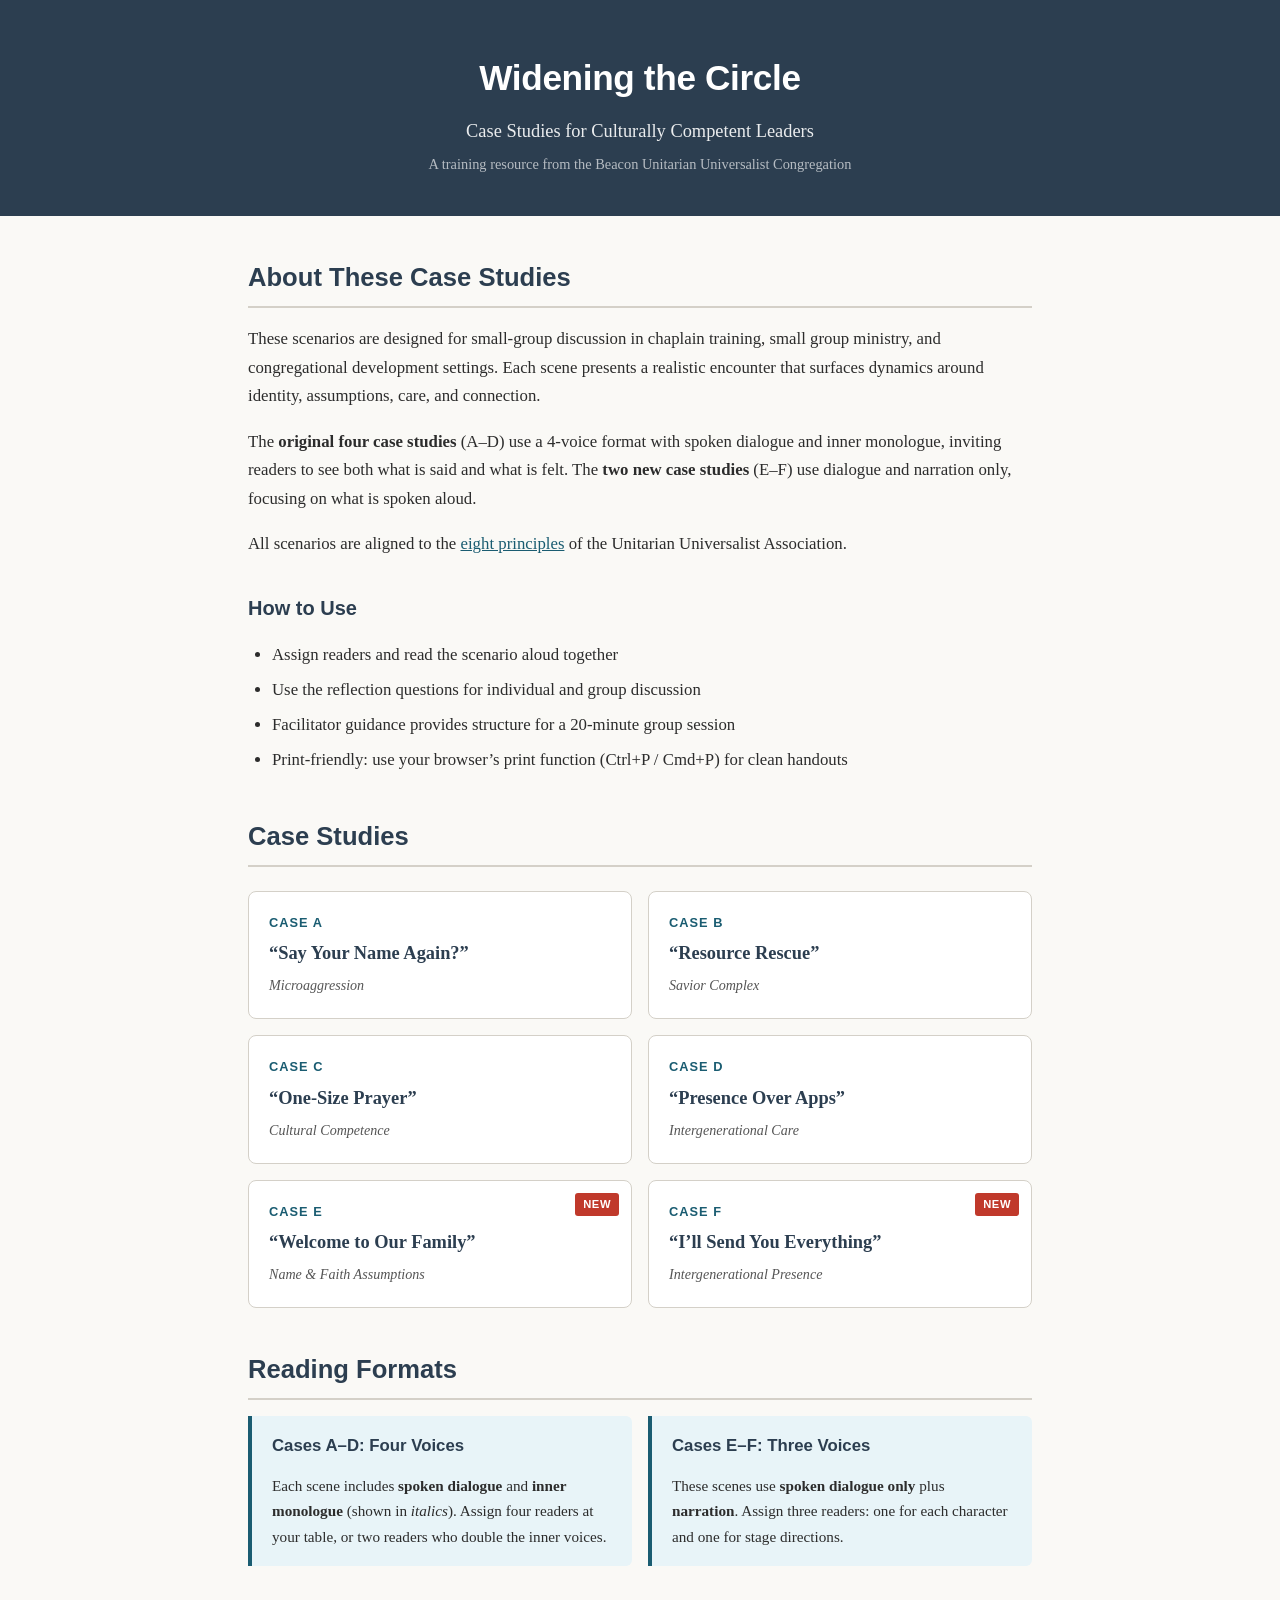
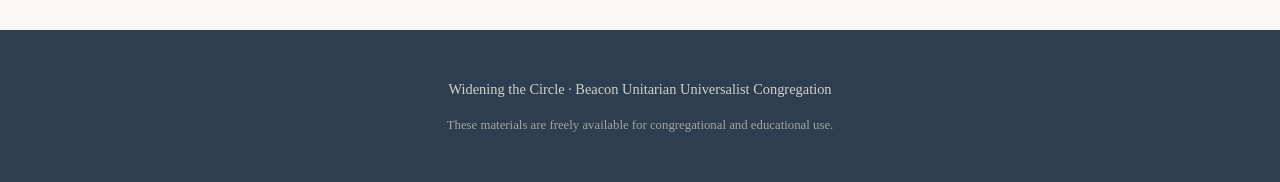
<file: index.html>
<!DOCTYPE html>
<html lang="en">
<head>
  <meta charset="UTF-8">
  <meta name="viewport" content="width=device-width, initial-scale=1.0">
  <title>Widening the Circle</title>
  <link rel="stylesheet" href="style.css">
</head>
<body>
  <header class="site-header">
    <div class="container">
      <h1>Widening the Circle</h1>
      <p class="subtitle">Case Studies for Culturally Competent Leaders</p>
      <p class="tagline">A training resource from the Beacon Unitarian Universalist Congregation</p>
    </div>
  </header>

  <main class="container">
    <section class="intro">
      <h2>About These Case Studies</h2>
      <p>These scenarios are designed for small-group discussion in chaplain training, small group ministry, and congregational development settings. Each scene presents a realistic encounter that surfaces dynamics around identity, assumptions, care, and connection.</p>
      <p>The <strong>original four case studies</strong> (A&ndash;D) use a 4-voice format with spoken dialogue and inner monologue, inviting readers to see both what is said and what is felt. The <strong>two new case studies</strong> (E&ndash;F) use dialogue and narration only, focusing on what is spoken aloud.</p>
      <p>All scenarios are aligned to the <a href="https://www.uua.org/beliefs/what-we-believe/principles" target="_blank" rel="noopener">eight principles</a> of the Unitarian Universalist Association.</p>

      <h3>How to Use</h3>
      <ul>
        <li>Assign readers and read the scenario aloud together</li>
        <li>Use the reflection questions for individual and group discussion</li>
        <li>Facilitator guidance provides structure for a 20-minute group session</li>
        <li>Print-friendly: use your browser&rsquo;s print function (Ctrl+P / Cmd+P) for clean handouts</li>
      </ul>
    </section>

    <nav class="case-nav" aria-label="Case studies">
      <h2>Case Studies</h2>
      <div class="card-grid">
        <a href="case-a.html" class="card">
          <span class="card-label">Case A</span>
          <span class="card-title">&ldquo;Say Your Name Again?&rdquo;</span>
          <span class="card-theme">Microaggression</span>
        </a>
        <a href="case-b.html" class="card">
          <span class="card-label">Case B</span>
          <span class="card-title">&ldquo;Resource Rescue&rdquo;</span>
          <span class="card-theme">Savior Complex</span>
        </a>
        <a href="case-c.html" class="card">
          <span class="card-label">Case C</span>
          <span class="card-title">&ldquo;One-Size Prayer&rdquo;</span>
          <span class="card-theme">Cultural Competence</span>
        </a>
        <a href="case-d.html" class="card">
          <span class="card-label">Case D</span>
          <span class="card-title">&ldquo;Presence Over Apps&rdquo;</span>
          <span class="card-theme">Intergenerational Care</span>
        </a>
        <a href="case-e.html" class="card card--new">
          <span class="card-badge">New</span>
          <span class="card-label">Case E</span>
          <span class="card-title">&ldquo;Welcome to Our Family&rdquo;</span>
          <span class="card-theme">Name &amp; Faith Assumptions</span>
        </a>
        <a href="case-f.html" class="card card--new">
          <span class="card-badge">New</span>
          <span class="card-label">Case F</span>
          <span class="card-title">&ldquo;I&rsquo;ll Send You Everything&rdquo;</span>
          <span class="card-theme">Intergenerational Presence</span>
        </a>
      </div>
    </nav>

    <section class="format-note">
      <h2>Reading Formats</h2>
      <div class="format-grid">
        <div class="format-box">
          <h3>Cases A&ndash;D: Four Voices</h3>
          <p>Each scene includes <strong>spoken dialogue</strong> and <strong>inner monologue</strong> (shown in <em>italics</em>). Assign four readers at your table, or two readers who double the inner voices.</p>
        </div>
        <div class="format-box">
          <h3>Cases E&ndash;F: Three Voices</h3>
          <p>These scenes use <strong>spoken dialogue only</strong> plus <strong>narration</strong>. Assign three readers: one for each character and one for stage directions.</p>
        </div>
      </div>
    </section>
  </main>

  <footer class="site-footer">
    <div class="container">
      <p>Widening the Circle &middot; Beacon Unitarian Universalist Congregation</p>
      <p class="footer-note">These materials are freely available for congregational and educational use.</p>
    </div>
  </footer>
</body>
</html>
</file>
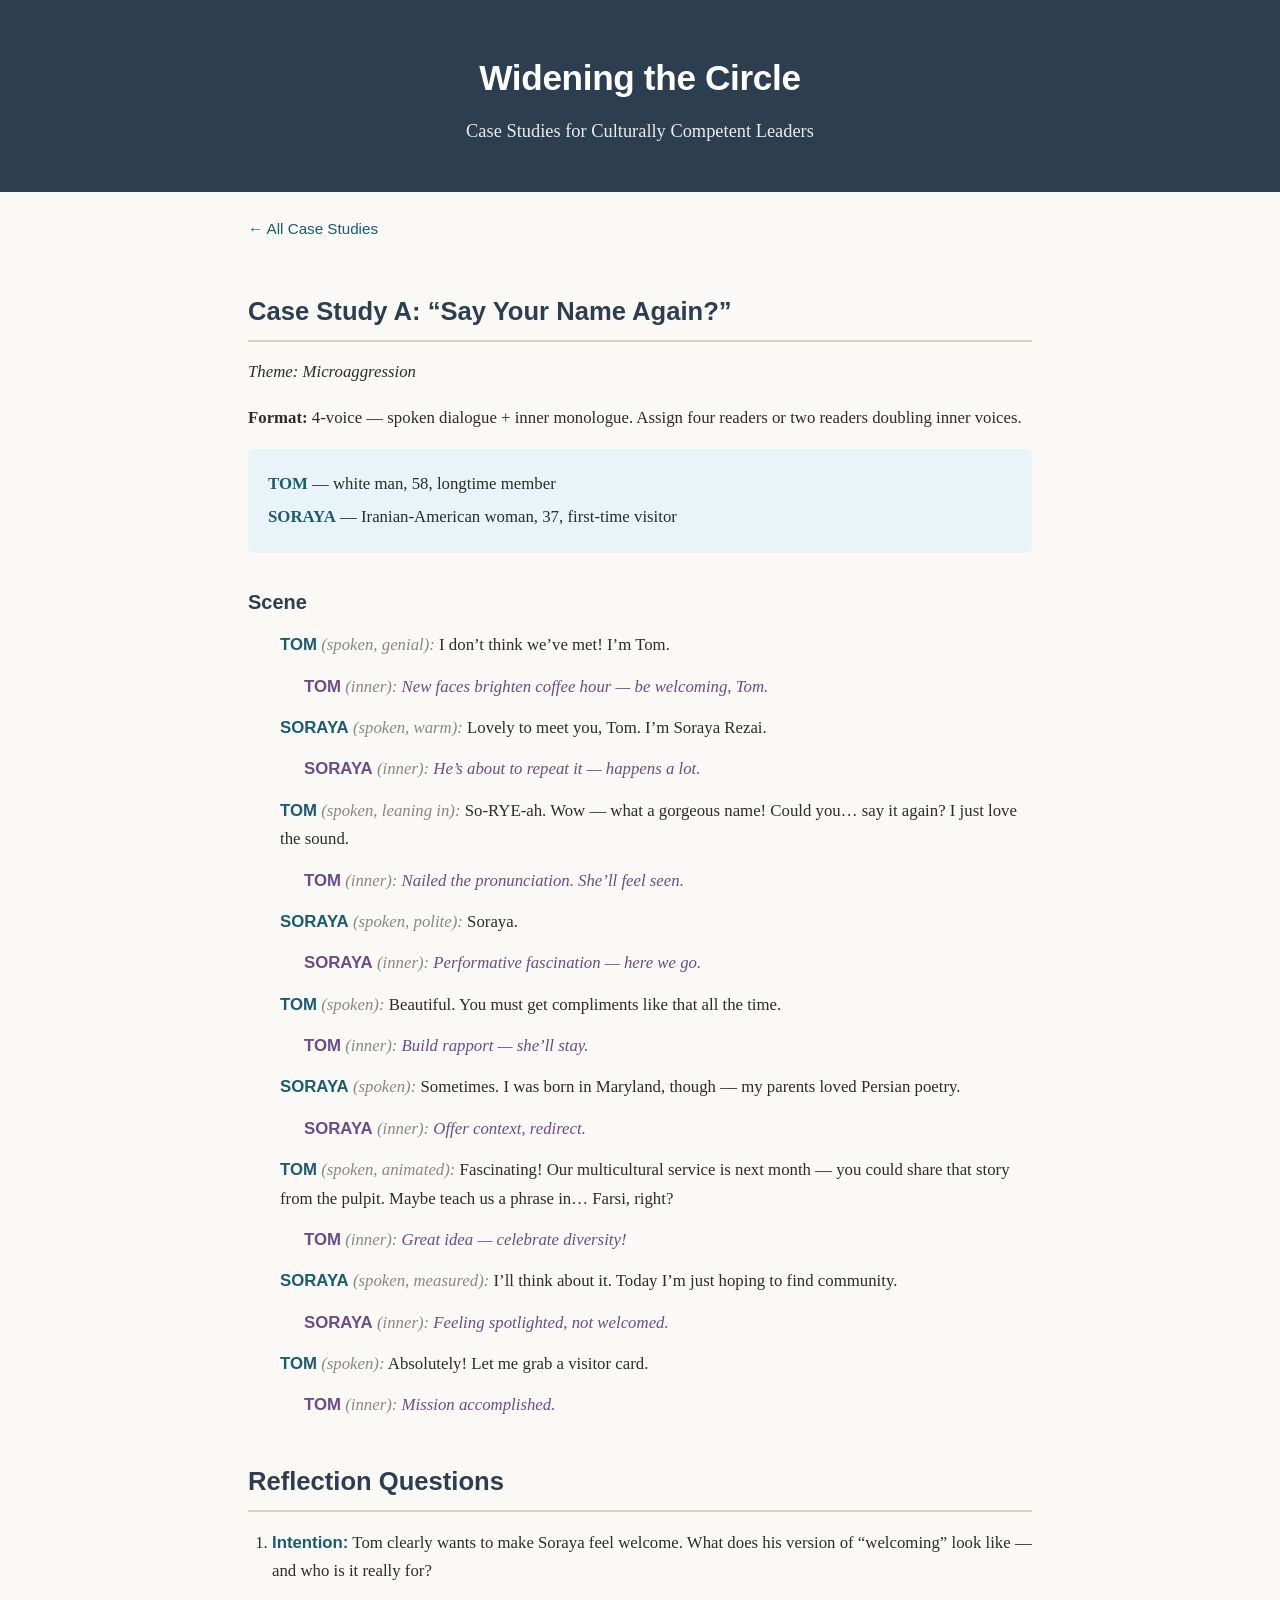
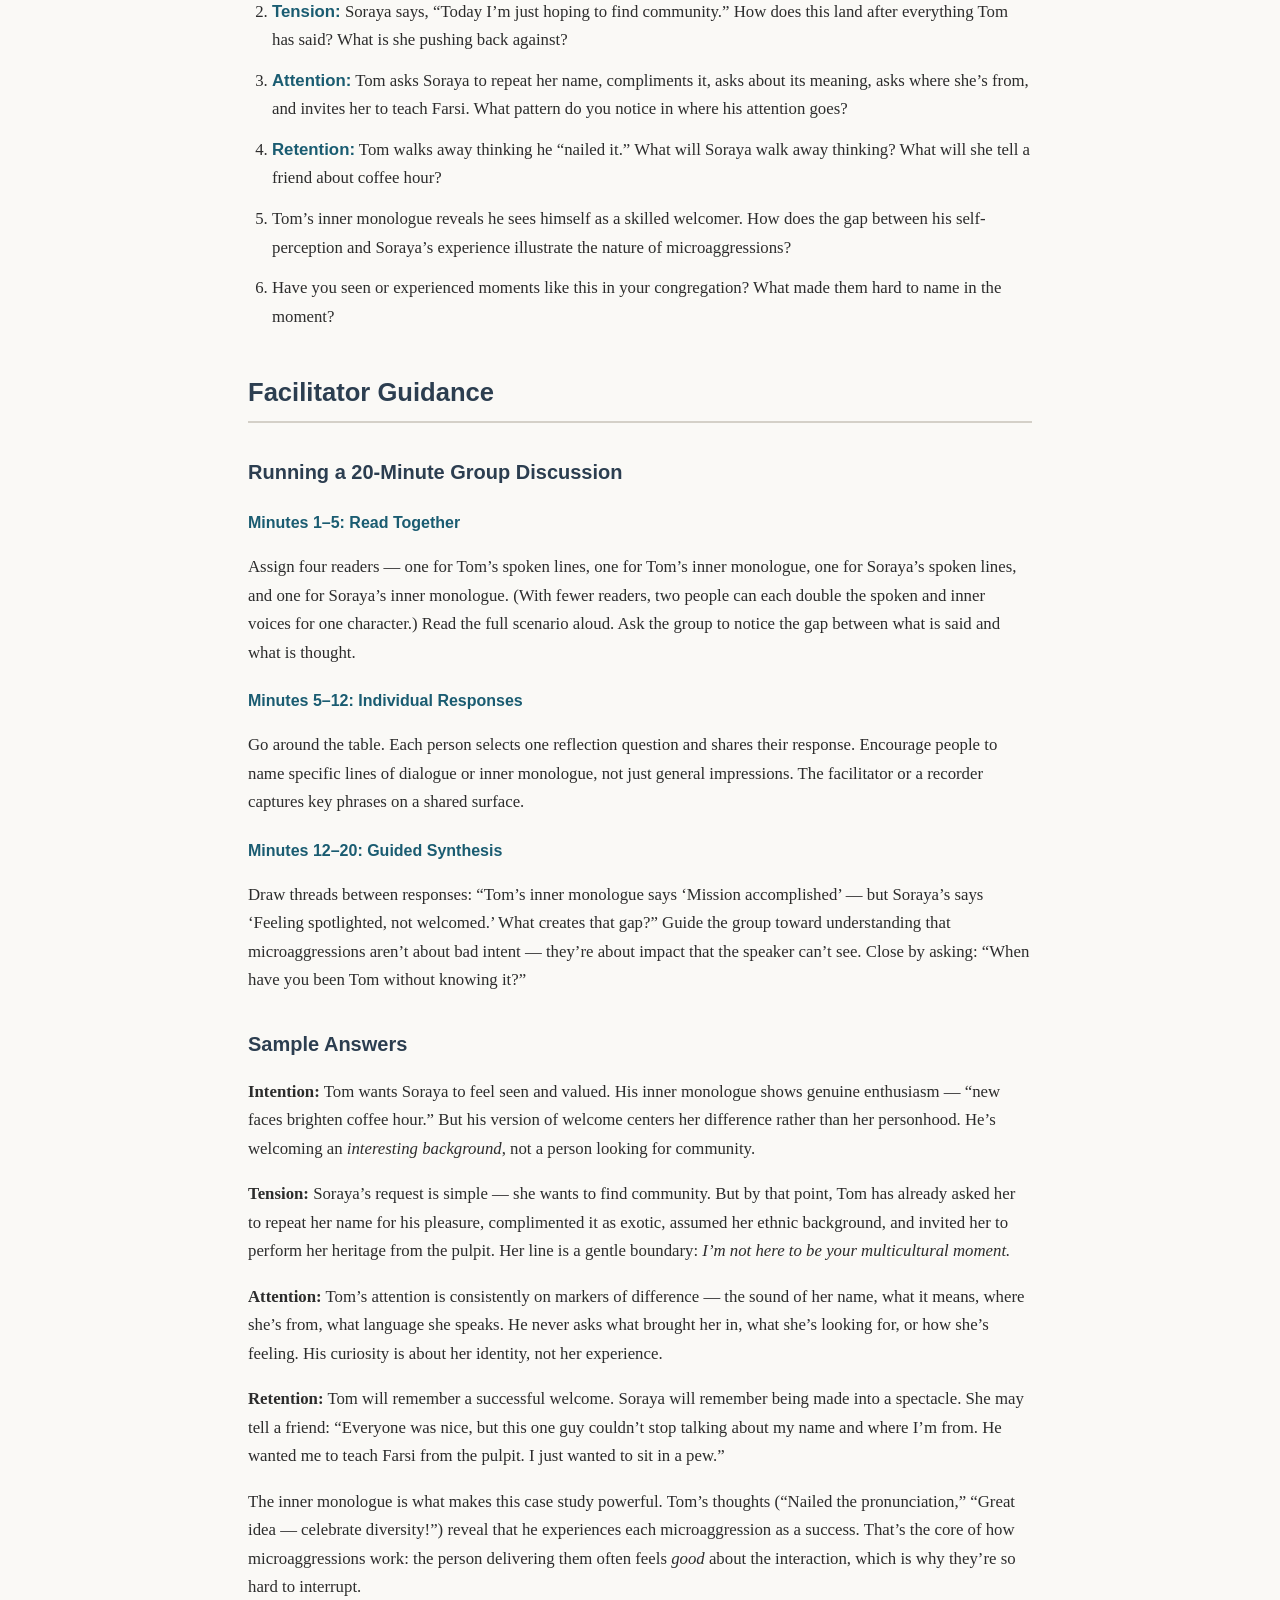
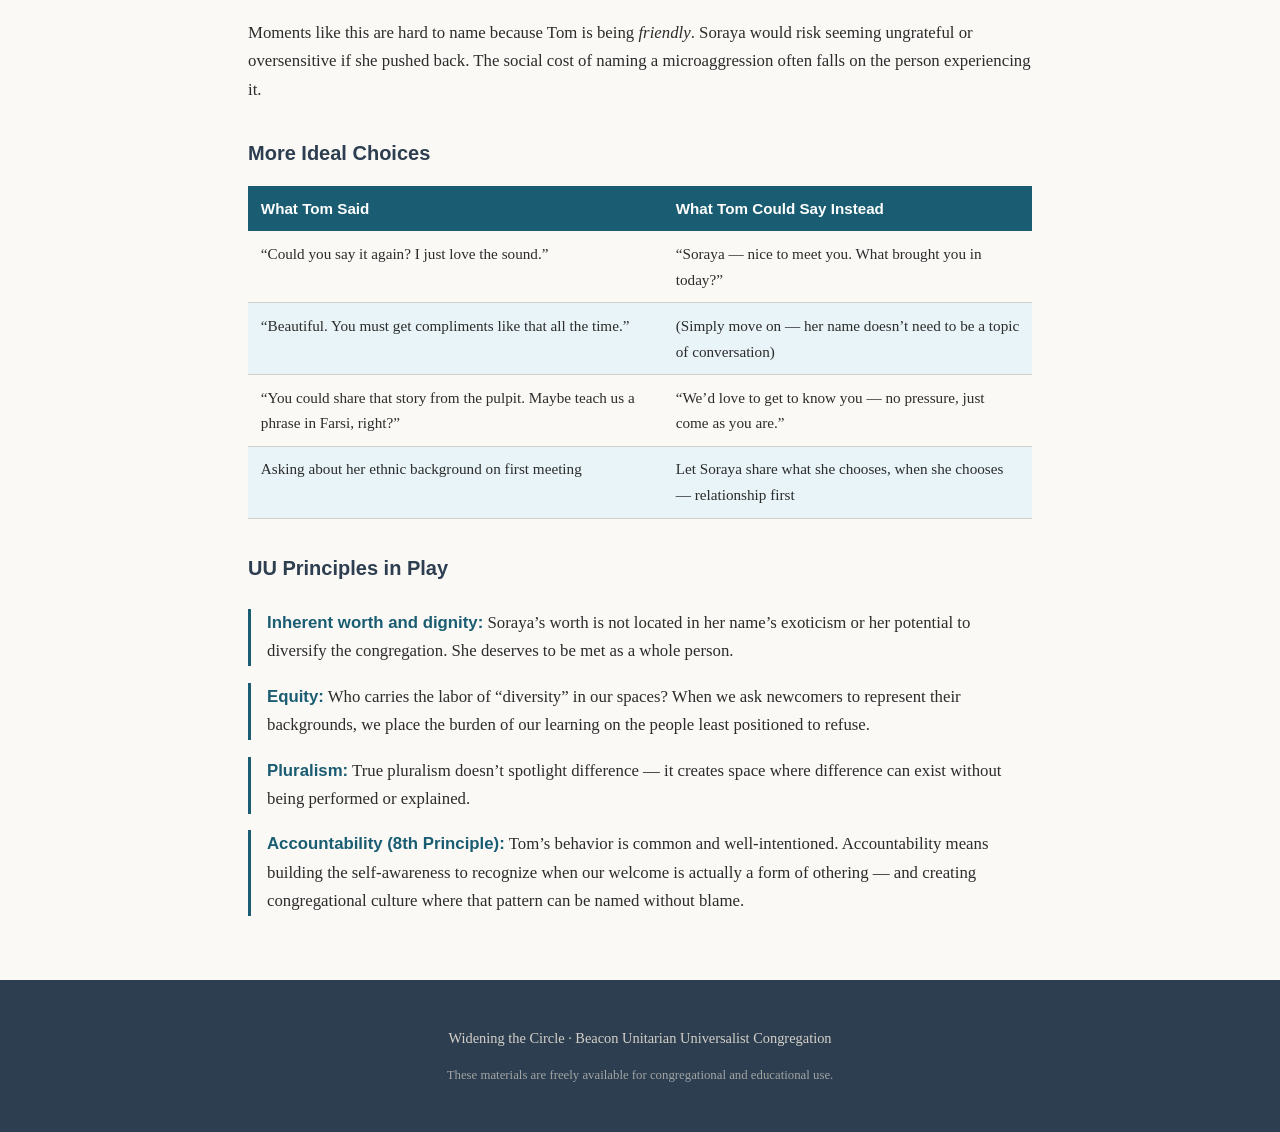
<file: case-a.html>
<!DOCTYPE html>
<html lang="en">
<head>
  <meta charset="UTF-8">
  <meta name="viewport" content="width=device-width, initial-scale=1.0">
  <title>Case A: Say Your Name Again? — Widening the Circle</title>
  <link rel="stylesheet" href="style.css">
</head>
<body>
  <header class="site-header">
    <div class="container">
      <h1>Widening the Circle</h1>
      <p class="subtitle">Case Studies for Culturally Competent Leaders</p>
    </div>
  </header>

  <main class="container">
    <a href="index.html" class="back-link">&larr; All Case Studies</a>

    <h2>Case Study A: &ldquo;Say Your Name Again?&rdquo;</h2>
    <p><em>Theme: Microaggression</em></p>
    <p><strong>Format:</strong> 4-voice &mdash; spoken dialogue + inner monologue. Assign four readers or two readers doubling inner voices.</p>

    <div class="characters">
      <p><strong>TOM</strong> &mdash; white man, 58, longtime member</p>
      <p><strong>SORAYA</strong> &mdash; Iranian-American woman, 37, first-time visitor</p>
    </div>

    <h3>Scene</h3>

    <div class="line">
      <span class="speaker">TOM</span> <span class="direction">(spoken, genial):</span> I don&rsquo;t think we&rsquo;ve met! I&rsquo;m Tom.
    </div>
    <div class="line line--inner">
      <span class="speaker">TOM</span> <span class="direction">(inner):</span> <span class="thought">New faces brighten coffee hour &mdash; be welcoming, Tom.</span>
    </div>

    <div class="line">
      <span class="speaker">SORAYA</span> <span class="direction">(spoken, warm):</span> Lovely to meet you, Tom. I&rsquo;m Soraya Rezai.
    </div>
    <div class="line line--inner">
      <span class="speaker">SORAYA</span> <span class="direction">(inner):</span> <span class="thought">He&rsquo;s about to repeat it &mdash; happens a lot.</span>
    </div>

    <div class="line">
      <span class="speaker">TOM</span> <span class="direction">(spoken, leaning in):</span> So&#8209;RYE&#8209;ah. Wow &mdash; what a gorgeous name! Could you&hellip; say it again? I just love the sound.
    </div>
    <div class="line line--inner">
      <span class="speaker">TOM</span> <span class="direction">(inner):</span> <span class="thought">Nailed the pronunciation. She&rsquo;ll feel seen.</span>
    </div>

    <div class="line">
      <span class="speaker">SORAYA</span> <span class="direction">(spoken, polite):</span> Soraya.
    </div>
    <div class="line line--inner">
      <span class="speaker">SORAYA</span> <span class="direction">(inner):</span> <span class="thought">Performative fascination &mdash; here we go.</span>
    </div>

    <div class="line">
      <span class="speaker">TOM</span> <span class="direction">(spoken):</span> Beautiful. You must get compliments like that all the time.
    </div>
    <div class="line line--inner">
      <span class="speaker">TOM</span> <span class="direction">(inner):</span> <span class="thought">Build rapport &mdash; she&rsquo;ll stay.</span>
    </div>

    <div class="line">
      <span class="speaker">SORAYA</span> <span class="direction">(spoken):</span> Sometimes. I was born in Maryland, though &mdash; my parents loved Persian poetry.
    </div>
    <div class="line line--inner">
      <span class="speaker">SORAYA</span> <span class="direction">(inner):</span> <span class="thought">Offer context, redirect.</span>
    </div>

    <div class="line">
      <span class="speaker">TOM</span> <span class="direction">(spoken, animated):</span> Fascinating! Our multicultural service is next month &mdash; you could share that story from the pulpit. Maybe teach us a phrase in&hellip; Farsi, right?
    </div>
    <div class="line line--inner">
      <span class="speaker">TOM</span> <span class="direction">(inner):</span> <span class="thought">Great idea &mdash; celebrate diversity!</span>
    </div>

    <div class="line">
      <span class="speaker">SORAYA</span> <span class="direction">(spoken, measured):</span> I&rsquo;ll think about it. Today I&rsquo;m just hoping to find community.
    </div>
    <div class="line line--inner">
      <span class="speaker">SORAYA</span> <span class="direction">(inner):</span> <span class="thought">Feeling spotlighted, not welcomed.</span>
    </div>

    <div class="line">
      <span class="speaker">TOM</span> <span class="direction">(spoken):</span> Absolutely! Let me grab a visitor card.
    </div>
    <div class="line line--inner">
      <span class="speaker">TOM</span> <span class="direction">(inner):</span> <span class="thought">Mission accomplished.</span>
    </div>

    <!-- REFLECTION QUESTIONS -->
    <h2>Reflection Questions</h2>
    <div class="questions">
      <ol>
        <li><span class="q-label">Intention:</span> Tom clearly wants to make Soraya feel welcome. What does his version of &ldquo;welcoming&rdquo; look like &mdash; and who is it really for?</li>
        <li><span class="q-label">Tension:</span> Soraya says, &ldquo;Today I&rsquo;m just hoping to find community.&rdquo; How does this land after everything Tom has said? What is she pushing back against?</li>
        <li><span class="q-label">Attention:</span> Tom asks Soraya to repeat her name, compliments it, asks about its meaning, asks where she&rsquo;s from, and invites her to teach Farsi. What pattern do you notice in where his attention goes?</li>
        <li><span class="q-label">Retention:</span> Tom walks away thinking he &ldquo;nailed it.&rdquo; What will Soraya walk away thinking? What will she tell a friend about coffee hour?</li>
        <li>Tom&rsquo;s inner monologue reveals he sees himself as a skilled welcomer. How does the gap between his self-perception and Soraya&rsquo;s experience illustrate the nature of microaggressions?</li>
        <li>Have you seen or experienced moments like this in your congregation? What made them hard to name in the moment?</li>
      </ol>
    </div>

    <!-- FACILITATOR GUIDANCE -->
    <h2>Facilitator Guidance</h2>
    <div class="guidance">
      <h3>Running a 20-Minute Group Discussion</h3>

      <div class="time-block">
        <h4>Minutes 1&ndash;5: Read Together</h4>
        <p>Assign four readers &mdash; one for Tom&rsquo;s spoken lines, one for Tom&rsquo;s inner monologue, one for Soraya&rsquo;s spoken lines, and one for Soraya&rsquo;s inner monologue. (With fewer readers, two people can each double the spoken and inner voices for one character.) Read the full scenario aloud. Ask the group to notice the gap between what is said and what is thought.</p>
      </div>

      <div class="time-block">
        <h4>Minutes 5&ndash;12: Individual Responses</h4>
        <p>Go around the table. Each person selects one reflection question and shares their response. Encourage people to name specific lines of dialogue or inner monologue, not just general impressions. The facilitator or a recorder captures key phrases on a shared surface.</p>
      </div>

      <div class="time-block">
        <h4>Minutes 12&ndash;20: Guided Synthesis</h4>
        <p>Draw threads between responses: &ldquo;Tom&rsquo;s inner monologue says &lsquo;Mission accomplished&rsquo; &mdash; but Soraya&rsquo;s says &lsquo;Feeling spotlighted, not welcomed.&rsquo; What creates that gap?&rdquo; Guide the group toward understanding that microaggressions aren&rsquo;t about bad intent &mdash; they&rsquo;re about impact that the speaker can&rsquo;t see. Close by asking: &ldquo;When have you been Tom without knowing it?&rdquo;</p>
      </div>

      <h3>Sample Answers</h3>

      <p><strong>Intention:</strong> Tom wants Soraya to feel seen and valued. His inner monologue shows genuine enthusiasm &mdash; &ldquo;new faces brighten coffee hour.&rdquo; But his version of welcome centers her difference rather than her personhood. He&rsquo;s welcoming an <em>interesting background</em>, not a person looking for community.</p>

      <p><strong>Tension:</strong> Soraya&rsquo;s request is simple &mdash; she wants to find community. But by that point, Tom has already asked her to repeat her name for his pleasure, complimented it as exotic, assumed her ethnic background, and invited her to perform her heritage from the pulpit. Her line is a gentle boundary: <em>I&rsquo;m not here to be your multicultural moment.</em></p>

      <p><strong>Attention:</strong> Tom&rsquo;s attention is consistently on markers of difference &mdash; the sound of her name, what it means, where she&rsquo;s from, what language she speaks. He never asks what brought her in, what she&rsquo;s looking for, or how she&rsquo;s feeling. His curiosity is about her identity, not her experience.</p>

      <p><strong>Retention:</strong> Tom will remember a successful welcome. Soraya will remember being made into a spectacle. She may tell a friend: &ldquo;Everyone was nice, but this one guy couldn&rsquo;t stop talking about my name and where I&rsquo;m from. He wanted me to teach Farsi from the pulpit. I just wanted to sit in a pew.&rdquo;</p>

      <p>The inner monologue is what makes this case study powerful. Tom&rsquo;s thoughts (&ldquo;Nailed the pronunciation,&rdquo; &ldquo;Great idea &mdash; celebrate diversity!&rdquo;) reveal that he experiences each microaggression as a success. That&rsquo;s the core of how microaggressions work: the person delivering them often feels <em>good</em> about the interaction, which is why they&rsquo;re so hard to interrupt.</p>

      <p>Moments like this are hard to name because Tom is being <em>friendly</em>. Soraya would risk seeming ungrateful or oversensitive if she pushed back. The social cost of naming a microaggression often falls on the person experiencing it.</p>

      <h3>More Ideal Choices</h3>
      <table class="choices-table">
        <thead>
          <tr>
            <th>What Tom Said</th>
            <th>What Tom Could Say Instead</th>
          </tr>
        </thead>
        <tbody>
          <tr>
            <td>&ldquo;Could you say it again? I just love the sound.&rdquo;</td>
            <td>&ldquo;Soraya &mdash; nice to meet you. What brought you in today?&rdquo;</td>
          </tr>
          <tr>
            <td>&ldquo;Beautiful. You must get compliments like that all the time.&rdquo;</td>
            <td>(Simply move on &mdash; her name doesn&rsquo;t need to be a topic of conversation)</td>
          </tr>
          <tr>
            <td>&ldquo;You could share that story from the pulpit. Maybe teach us a phrase in Farsi, right?&rdquo;</td>
            <td>&ldquo;We&rsquo;d love to get to know you &mdash; no pressure, just come as you are.&rdquo;</td>
          </tr>
          <tr>
            <td>Asking about her ethnic background on first meeting</td>
            <td>Let Soraya share what she chooses, when she chooses &mdash; relationship first</td>
          </tr>
        </tbody>
      </table>

      <h3>UU Principles in Play</h3>
      <div class="principles">
        <div class="principle">
          <p><strong>Inherent worth and dignity:</strong> Soraya&rsquo;s worth is not located in her name&rsquo;s exoticism or her potential to diversify the congregation. She deserves to be met as a whole person.</p>
        </div>
        <div class="principle">
          <p><strong>Equity:</strong> Who carries the labor of &ldquo;diversity&rdquo; in our spaces? When we ask newcomers to represent their backgrounds, we place the burden of our learning on the people least positioned to refuse.</p>
        </div>
        <div class="principle">
          <p><strong>Pluralism:</strong> True pluralism doesn&rsquo;t spotlight difference &mdash; it creates space where difference can exist without being performed or explained.</p>
        </div>
        <div class="principle">
          <p><strong>Accountability (8th Principle):</strong> Tom&rsquo;s behavior is common and well-intentioned. Accountability means building the self-awareness to recognize when our welcome is actually a form of othering &mdash; and creating congregational culture where that pattern can be named without blame.</p>
        </div>
      </div>
    </div>
  </main>

  <footer class="site-footer">
    <div class="container">
      <p>Widening the Circle &middot; Beacon Unitarian Universalist Congregation</p>
      <p class="footer-note">These materials are freely available for congregational and educational use.</p>
    </div>
  </footer>
</body>
</html>
</file>
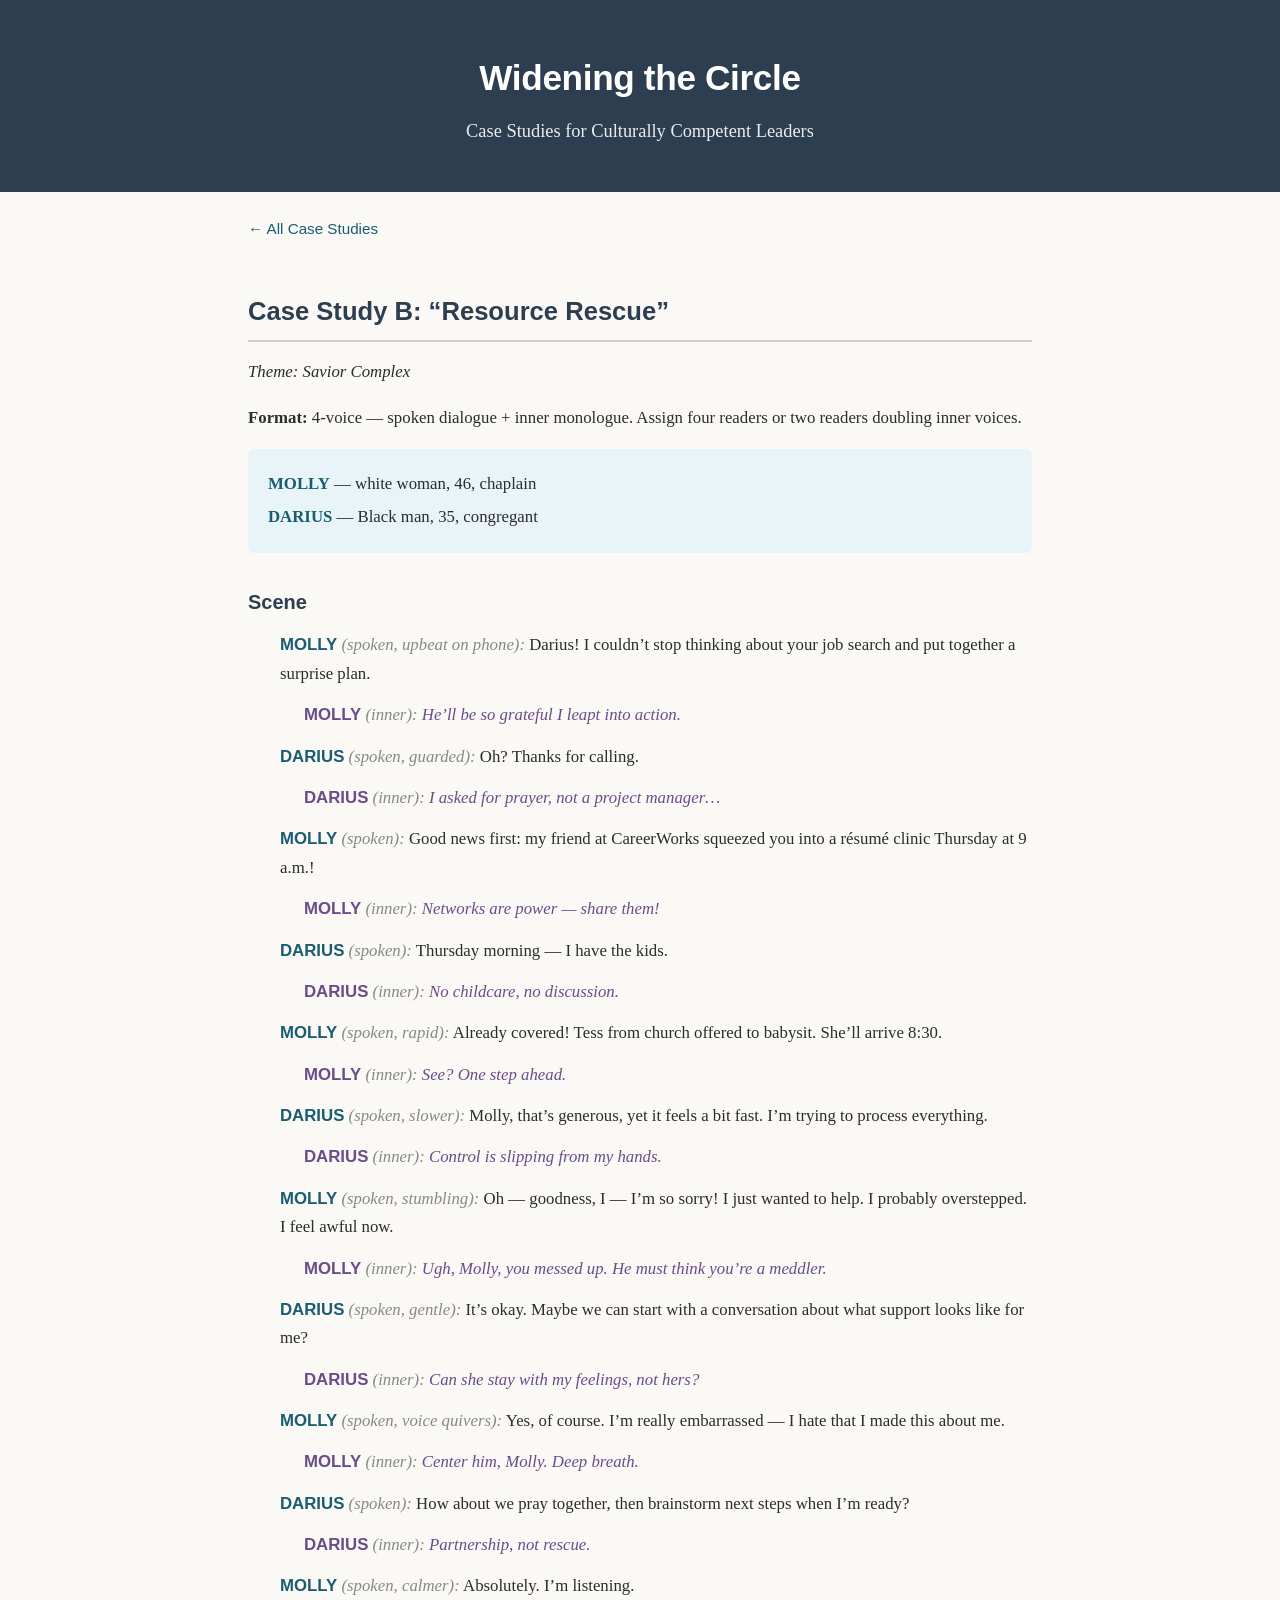
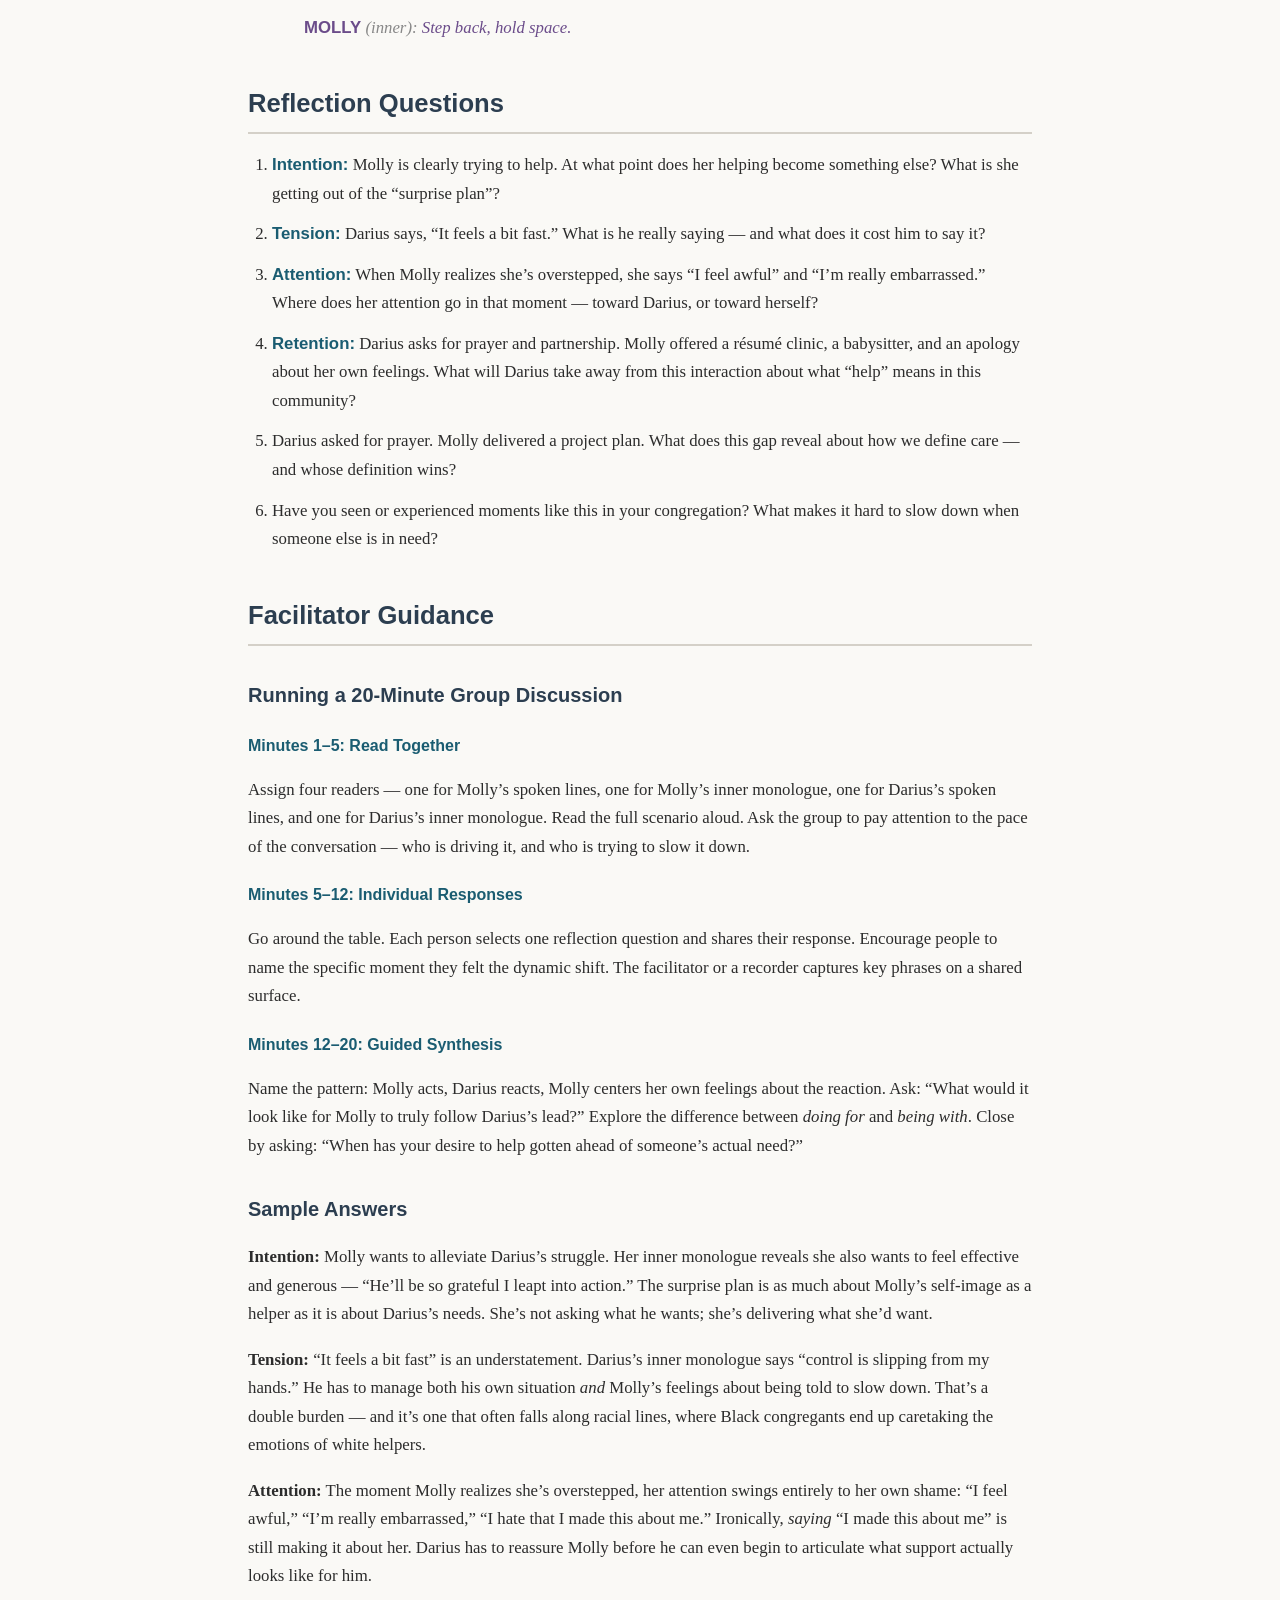
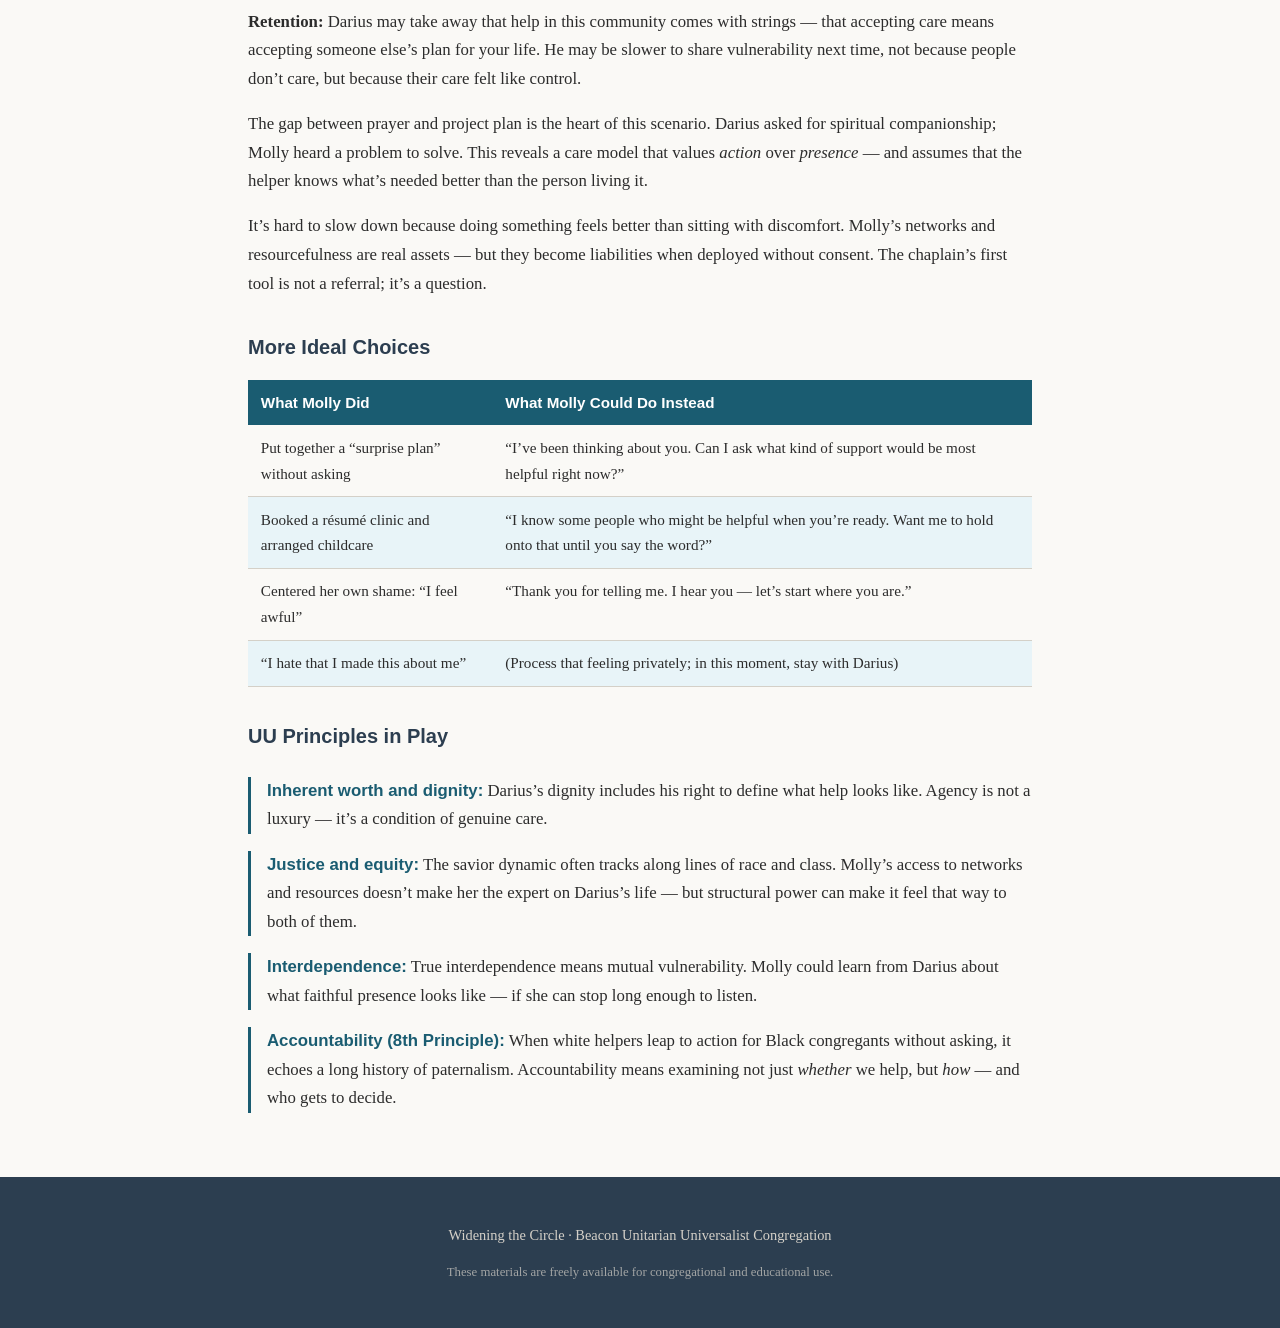
<file: case-b.html>
<!DOCTYPE html>
<html lang="en">
<head>
  <meta charset="UTF-8">
  <meta name="viewport" content="width=device-width, initial-scale=1.0">
  <title>Case B: Resource Rescue — Widening the Circle</title>
  <link rel="stylesheet" href="style.css">
</head>
<body>
  <header class="site-header">
    <div class="container">
      <h1>Widening the Circle</h1>
      <p class="subtitle">Case Studies for Culturally Competent Leaders</p>
    </div>
  </header>

  <main class="container">
    <a href="index.html" class="back-link">&larr; All Case Studies</a>

    <h2>Case Study B: &ldquo;Resource Rescue&rdquo;</h2>
    <p><em>Theme: Savior Complex</em></p>
    <p><strong>Format:</strong> 4-voice &mdash; spoken dialogue + inner monologue. Assign four readers or two readers doubling inner voices.</p>

    <div class="characters">
      <p><strong>MOLLY</strong> &mdash; white woman, 46, chaplain</p>
      <p><strong>DARIUS</strong> &mdash; Black man, 35, congregant</p>
    </div>

    <h3>Scene</h3>

    <div class="line">
      <span class="speaker">MOLLY</span> <span class="direction">(spoken, upbeat on phone):</span> Darius! I couldn&rsquo;t stop thinking about your job search and put together a surprise plan.
    </div>
    <div class="line line--inner">
      <span class="speaker">MOLLY</span> <span class="direction">(inner):</span> <span class="thought">He&rsquo;ll be so grateful I leapt into action.</span>
    </div>

    <div class="line">
      <span class="speaker">DARIUS</span> <span class="direction">(spoken, guarded):</span> Oh? Thanks for calling.
    </div>
    <div class="line line--inner">
      <span class="speaker">DARIUS</span> <span class="direction">(inner):</span> <span class="thought">I asked for prayer, not a project manager&hellip;</span>
    </div>

    <div class="line">
      <span class="speaker">MOLLY</span> <span class="direction">(spoken):</span> Good news first: my friend at CareerWorks squeezed you into a r&eacute;sum&eacute; clinic Thursday at 9 a.m.!
    </div>
    <div class="line line--inner">
      <span class="speaker">MOLLY</span> <span class="direction">(inner):</span> <span class="thought">Networks are power &mdash; share them!</span>
    </div>

    <div class="line">
      <span class="speaker">DARIUS</span> <span class="direction">(spoken):</span> Thursday morning &mdash; I have the kids.
    </div>
    <div class="line line--inner">
      <span class="speaker">DARIUS</span> <span class="direction">(inner):</span> <span class="thought">No childcare, no discussion.</span>
    </div>

    <div class="line">
      <span class="speaker">MOLLY</span> <span class="direction">(spoken, rapid):</span> Already covered! Tess from church offered to babysit. She&rsquo;ll arrive 8:30.
    </div>
    <div class="line line--inner">
      <span class="speaker">MOLLY</span> <span class="direction">(inner):</span> <span class="thought">See? One step ahead.</span>
    </div>

    <div class="line">
      <span class="speaker">DARIUS</span> <span class="direction">(spoken, slower):</span> Molly, that&rsquo;s generous, yet it feels a bit fast. I&rsquo;m trying to process everything.
    </div>
    <div class="line line--inner">
      <span class="speaker">DARIUS</span> <span class="direction">(inner):</span> <span class="thought">Control is slipping from my hands.</span>
    </div>

    <div class="line">
      <span class="speaker">MOLLY</span> <span class="direction">(spoken, stumbling):</span> Oh &mdash; goodness, I &mdash; I&rsquo;m so sorry! I just wanted to help. I probably overstepped. I feel awful now.
    </div>
    <div class="line line--inner">
      <span class="speaker">MOLLY</span> <span class="direction">(inner):</span> <span class="thought">Ugh, Molly, you messed up. He must think you&rsquo;re a meddler.</span>
    </div>

    <div class="line">
      <span class="speaker">DARIUS</span> <span class="direction">(spoken, gentle):</span> It&rsquo;s okay. Maybe we can start with a conversation about what support looks like for me?
    </div>
    <div class="line line--inner">
      <span class="speaker">DARIUS</span> <span class="direction">(inner):</span> <span class="thought">Can she stay with my feelings, not hers?</span>
    </div>

    <div class="line">
      <span class="speaker">MOLLY</span> <span class="direction">(spoken, voice quivers):</span> Yes, of course. I&rsquo;m really embarrassed &mdash; I hate that I made this about me.
    </div>
    <div class="line line--inner">
      <span class="speaker">MOLLY</span> <span class="direction">(inner):</span> <span class="thought">Center him, Molly. Deep breath.</span>
    </div>

    <div class="line">
      <span class="speaker">DARIUS</span> <span class="direction">(spoken):</span> How about we pray together, then brainstorm next steps when I&rsquo;m ready?
    </div>
    <div class="line line--inner">
      <span class="speaker">DARIUS</span> <span class="direction">(inner):</span> <span class="thought">Partnership, not rescue.</span>
    </div>

    <div class="line">
      <span class="speaker">MOLLY</span> <span class="direction">(spoken, calmer):</span> Absolutely. I&rsquo;m listening.
    </div>
    <div class="line line--inner">
      <span class="speaker">MOLLY</span> <span class="direction">(inner):</span> <span class="thought">Step back, hold space.</span>
    </div>

    <!-- REFLECTION QUESTIONS -->
    <h2>Reflection Questions</h2>
    <div class="questions">
      <ol>
        <li><span class="q-label">Intention:</span> Molly is clearly trying to help. At what point does her helping become something else? What is she getting out of the &ldquo;surprise plan&rdquo;?</li>
        <li><span class="q-label">Tension:</span> Darius says, &ldquo;It feels a bit fast.&rdquo; What is he really saying &mdash; and what does it cost him to say it?</li>
        <li><span class="q-label">Attention:</span> When Molly realizes she&rsquo;s overstepped, she says &ldquo;I feel awful&rdquo; and &ldquo;I&rsquo;m really embarrassed.&rdquo; Where does her attention go in that moment &mdash; toward Darius, or toward herself?</li>
        <li><span class="q-label">Retention:</span> Darius asks for prayer and partnership. Molly offered a r&eacute;sum&eacute; clinic, a babysitter, and an apology about her own feelings. What will Darius take away from this interaction about what &ldquo;help&rdquo; means in this community?</li>
        <li>Darius asked for prayer. Molly delivered a project plan. What does this gap reveal about how we define care &mdash; and whose definition wins?</li>
        <li>Have you seen or experienced moments like this in your congregation? What makes it hard to slow down when someone else is in need?</li>
      </ol>
    </div>

    <!-- FACILITATOR GUIDANCE -->
    <h2>Facilitator Guidance</h2>
    <div class="guidance">
      <h3>Running a 20-Minute Group Discussion</h3>

      <div class="time-block">
        <h4>Minutes 1&ndash;5: Read Together</h4>
        <p>Assign four readers &mdash; one for Molly&rsquo;s spoken lines, one for Molly&rsquo;s inner monologue, one for Darius&rsquo;s spoken lines, and one for Darius&rsquo;s inner monologue. Read the full scenario aloud. Ask the group to pay attention to the pace of the conversation &mdash; who is driving it, and who is trying to slow it down.</p>
      </div>

      <div class="time-block">
        <h4>Minutes 5&ndash;12: Individual Responses</h4>
        <p>Go around the table. Each person selects one reflection question and shares their response. Encourage people to name the specific moment they felt the dynamic shift. The facilitator or a recorder captures key phrases on a shared surface.</p>
      </div>

      <div class="time-block">
        <h4>Minutes 12&ndash;20: Guided Synthesis</h4>
        <p>Name the pattern: Molly acts, Darius reacts, Molly centers her own feelings about the reaction. Ask: &ldquo;What would it look like for Molly to truly follow Darius&rsquo;s lead?&rdquo; Explore the difference between <em>doing for</em> and <em>being with</em>. Close by asking: &ldquo;When has your desire to help gotten ahead of someone&rsquo;s actual need?&rdquo;</p>
      </div>

      <h3>Sample Answers</h3>

      <p><strong>Intention:</strong> Molly wants to alleviate Darius&rsquo;s struggle. Her inner monologue reveals she also wants to feel effective and generous &mdash; &ldquo;He&rsquo;ll be so grateful I leapt into action.&rdquo; The surprise plan is as much about Molly&rsquo;s self-image as a helper as it is about Darius&rsquo;s needs. She&rsquo;s not asking what he wants; she&rsquo;s delivering what she&rsquo;d want.</p>

      <p><strong>Tension:</strong> &ldquo;It feels a bit fast&rdquo; is an understatement. Darius&rsquo;s inner monologue says &ldquo;control is slipping from my hands.&rdquo; He has to manage both his own situation <em>and</em> Molly&rsquo;s feelings about being told to slow down. That&rsquo;s a double burden &mdash; and it&rsquo;s one that often falls along racial lines, where Black congregants end up caretaking the emotions of white helpers.</p>

      <p><strong>Attention:</strong> The moment Molly realizes she&rsquo;s overstepped, her attention swings entirely to her own shame: &ldquo;I feel awful,&rdquo; &ldquo;I&rsquo;m really embarrassed,&rdquo; &ldquo;I hate that I made this about me.&rdquo; Ironically, <em>saying</em> &ldquo;I made this about me&rdquo; is still making it about her. Darius has to reassure Molly before he can even begin to articulate what support actually looks like for him.</p>

      <p><strong>Retention:</strong> Darius may take away that help in this community comes with strings &mdash; that accepting care means accepting someone else&rsquo;s plan for your life. He may be slower to share vulnerability next time, not because people don&rsquo;t care, but because their care felt like control.</p>

      <p>The gap between prayer and project plan is the heart of this scenario. Darius asked for spiritual companionship; Molly heard a problem to solve. This reveals a care model that values <em>action</em> over <em>presence</em> &mdash; and assumes that the helper knows what&rsquo;s needed better than the person living it.</p>

      <p>It&rsquo;s hard to slow down because doing something feels better than sitting with discomfort. Molly&rsquo;s networks and resourcefulness are real assets &mdash; but they become liabilities when deployed without consent. The chaplain&rsquo;s first tool is not a referral; it&rsquo;s a question.</p>

      <h3>More Ideal Choices</h3>
      <table class="choices-table">
        <thead>
          <tr>
            <th>What Molly Did</th>
            <th>What Molly Could Do Instead</th>
          </tr>
        </thead>
        <tbody>
          <tr>
            <td>Put together a &ldquo;surprise plan&rdquo; without asking</td>
            <td>&ldquo;I&rsquo;ve been thinking about you. Can I ask what kind of support would be most helpful right now?&rdquo;</td>
          </tr>
          <tr>
            <td>Booked a r&eacute;sum&eacute; clinic and arranged childcare</td>
            <td>&ldquo;I know some people who might be helpful when you&rsquo;re ready. Want me to hold onto that until you say the word?&rdquo;</td>
          </tr>
          <tr>
            <td>Centered her own shame: &ldquo;I feel awful&rdquo;</td>
            <td>&ldquo;Thank you for telling me. I hear you &mdash; let&rsquo;s start where you are.&rdquo;</td>
          </tr>
          <tr>
            <td>&ldquo;I hate that I made this about me&rdquo;</td>
            <td>(Process that feeling privately; in this moment, stay with Darius)</td>
          </tr>
        </tbody>
      </table>

      <h3>UU Principles in Play</h3>
      <div class="principles">
        <div class="principle">
          <p><strong>Inherent worth and dignity:</strong> Darius&rsquo;s dignity includes his right to define what help looks like. Agency is not a luxury &mdash; it&rsquo;s a condition of genuine care.</p>
        </div>
        <div class="principle">
          <p><strong>Justice and equity:</strong> The savior dynamic often tracks along lines of race and class. Molly&rsquo;s access to networks and resources doesn&rsquo;t make her the expert on Darius&rsquo;s life &mdash; but structural power can make it feel that way to both of them.</p>
        </div>
        <div class="principle">
          <p><strong>Interdependence:</strong> True interdependence means mutual vulnerability. Molly could learn from Darius about what faithful presence looks like &mdash; if she can stop long enough to listen.</p>
        </div>
        <div class="principle">
          <p><strong>Accountability (8th Principle):</strong> When white helpers leap to action for Black congregants without asking, it echoes a long history of paternalism. Accountability means examining not just <em>whether</em> we help, but <em>how</em> &mdash; and who gets to decide.</p>
        </div>
      </div>
    </div>
  </main>

  <footer class="site-footer">
    <div class="container">
      <p>Widening the Circle &middot; Beacon Unitarian Universalist Congregation</p>
      <p class="footer-note">These materials are freely available for congregational and educational use.</p>
    </div>
  </footer>
</body>
</html>
</file>
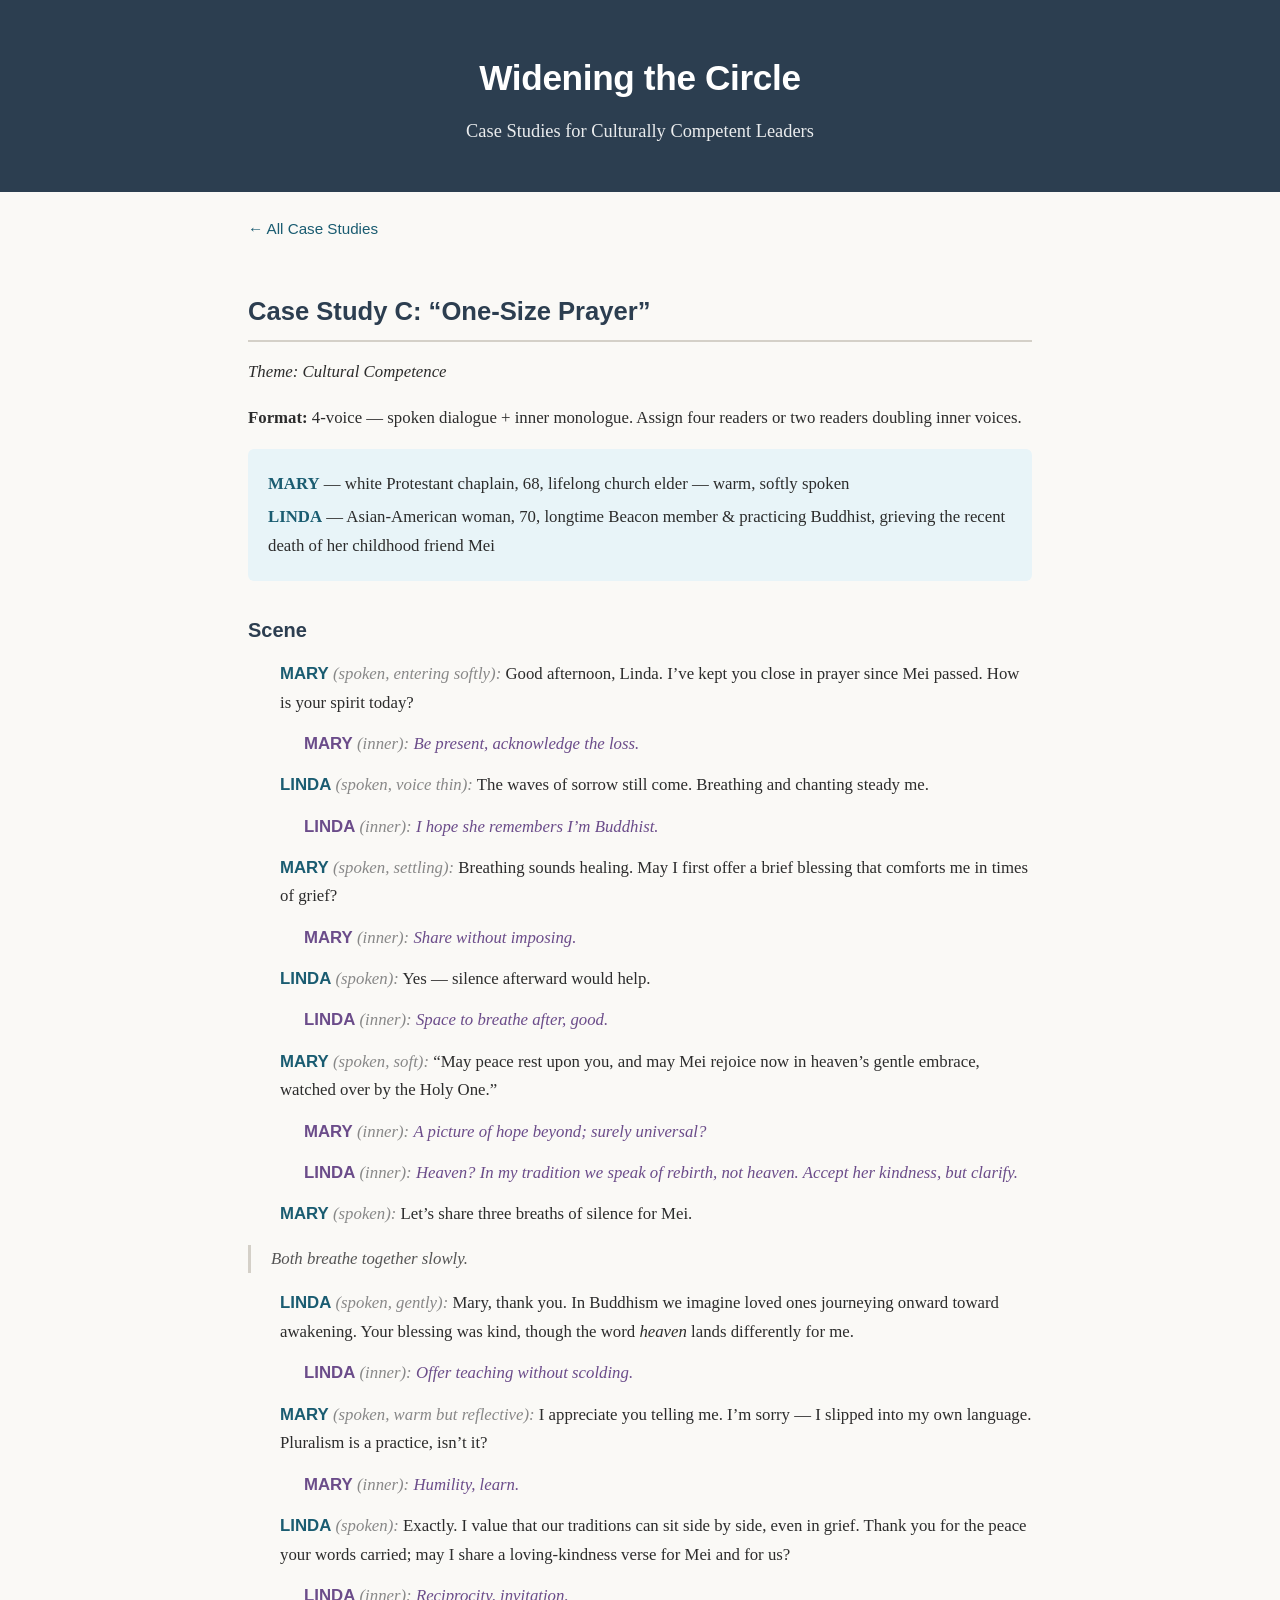
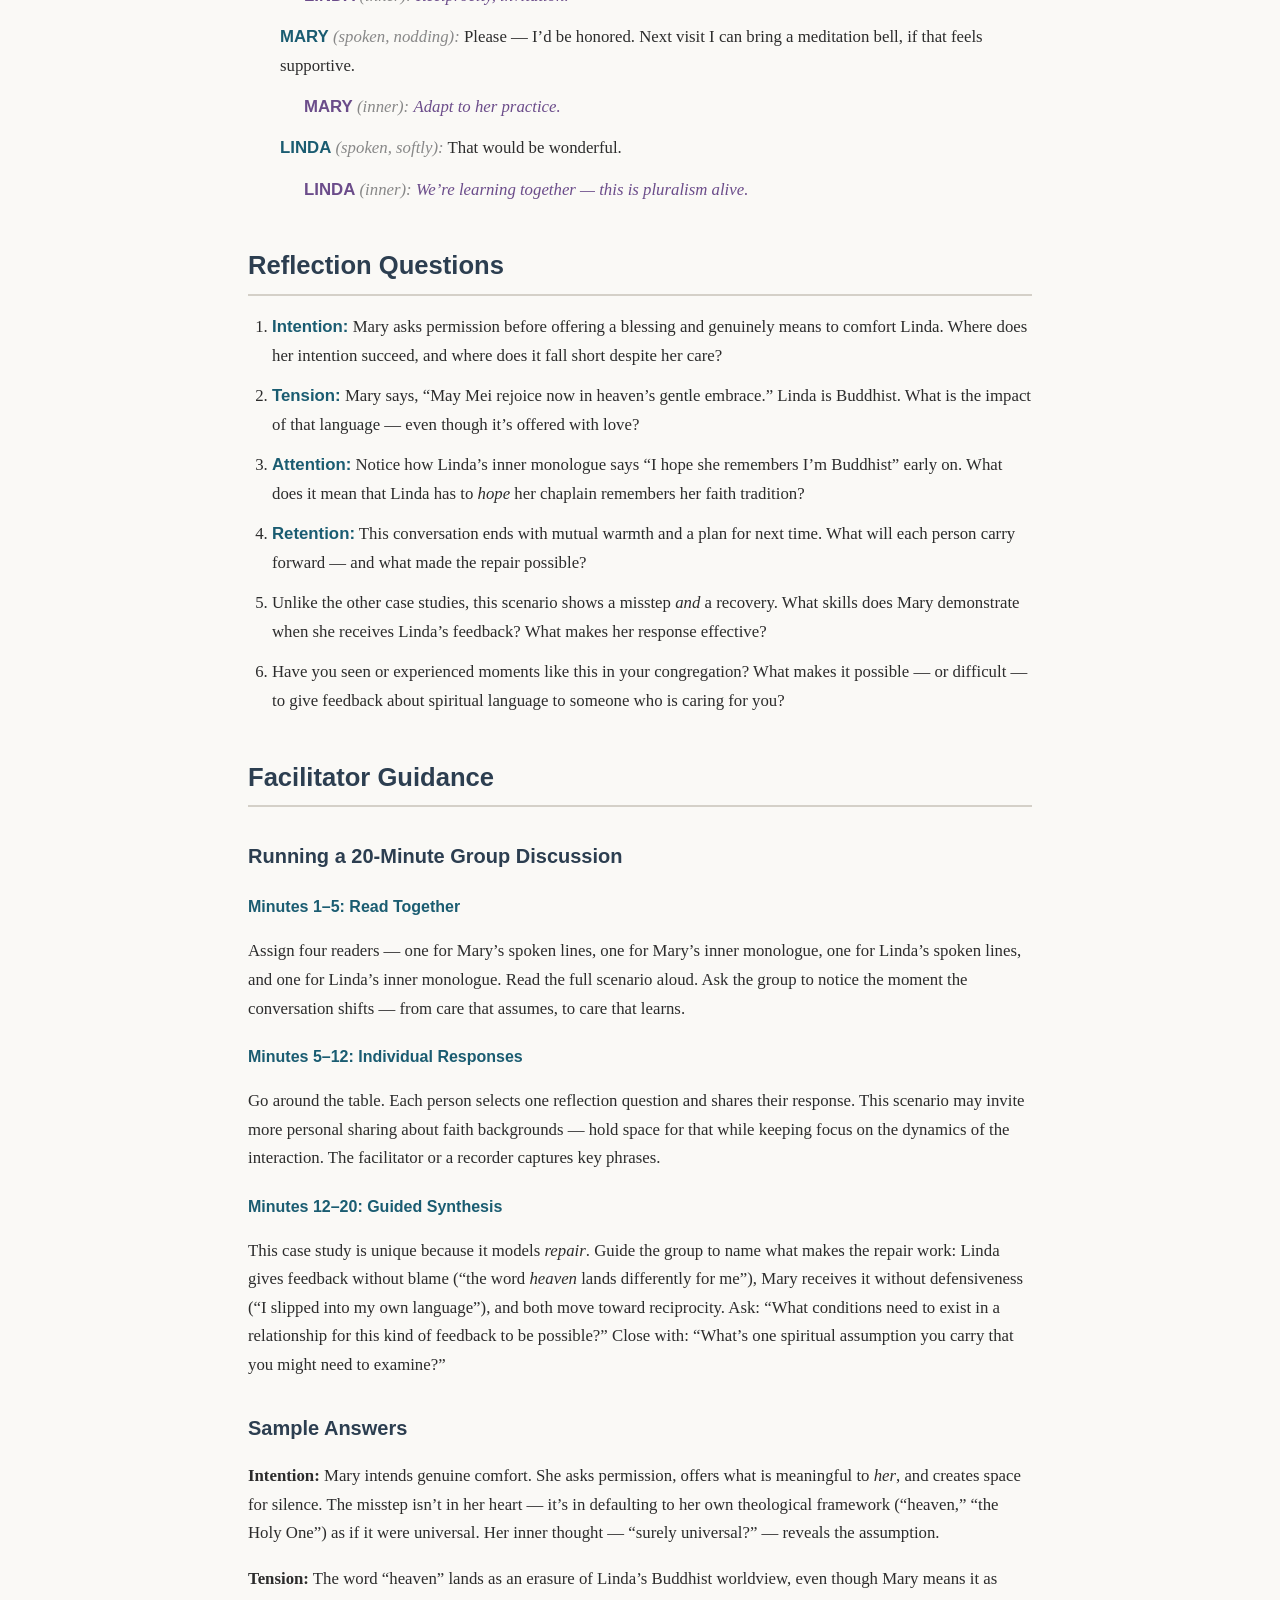
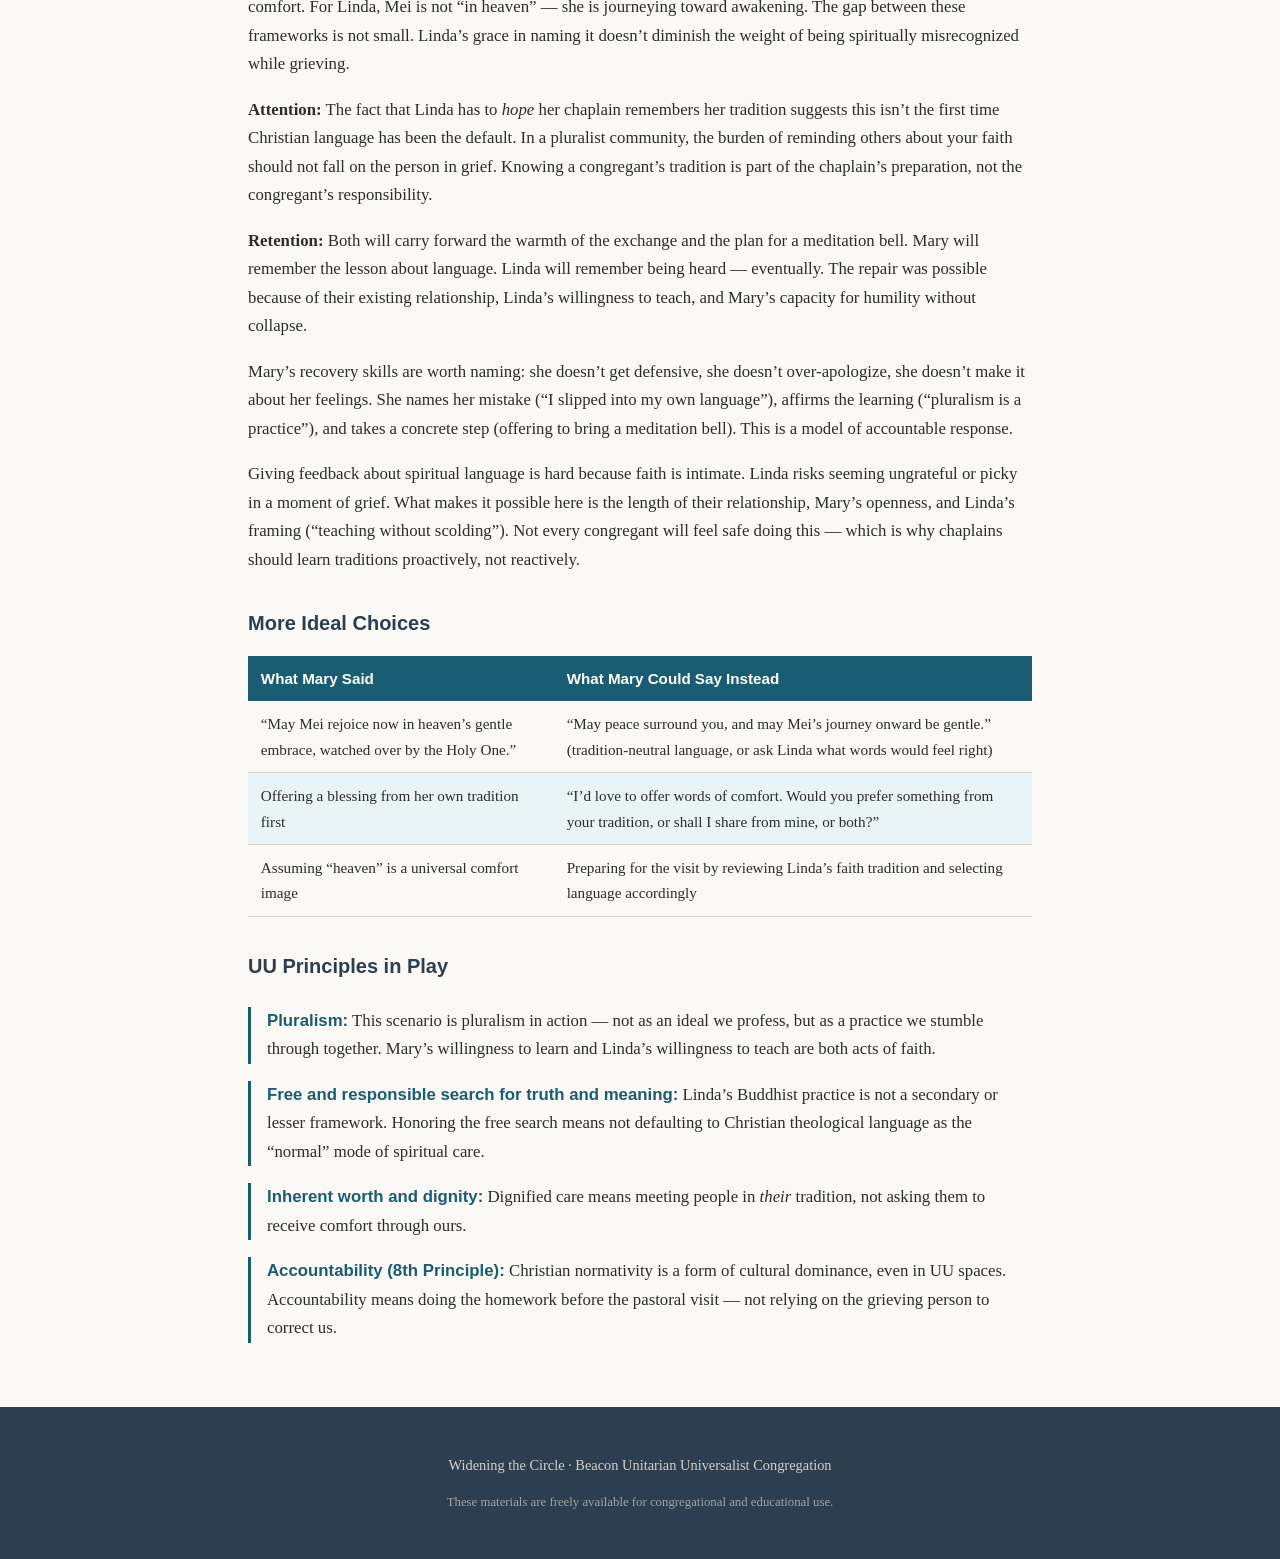
<file: case-c.html>
<!DOCTYPE html>
<html lang="en">
<head>
  <meta charset="UTF-8">
  <meta name="viewport" content="width=device-width, initial-scale=1.0">
  <title>Case C: One-Size Prayer — Widening the Circle</title>
  <link rel="stylesheet" href="style.css">
</head>
<body>
  <header class="site-header">
    <div class="container">
      <h1>Widening the Circle</h1>
      <p class="subtitle">Case Studies for Culturally Competent Leaders</p>
    </div>
  </header>

  <main class="container">
    <a href="index.html" class="back-link">&larr; All Case Studies</a>

    <h2>Case Study C: &ldquo;One-Size Prayer&rdquo;</h2>
    <p><em>Theme: Cultural Competence</em></p>
    <p><strong>Format:</strong> 4-voice &mdash; spoken dialogue + inner monologue. Assign four readers or two readers doubling inner voices.</p>

    <div class="characters">
      <p><strong>MARY</strong> &mdash; white Protestant chaplain, 68, lifelong church elder &mdash; warm, softly spoken</p>
      <p><strong>LINDA</strong> &mdash; Asian-American woman, 70, longtime Beacon member &amp; practicing Buddhist, grieving the recent death of her childhood friend Mei</p>
    </div>

    <h3>Scene</h3>

    <div class="line">
      <span class="speaker">MARY</span> <span class="direction">(spoken, entering softly):</span> Good afternoon, Linda. I&rsquo;ve kept you close in prayer since Mei passed. How is your spirit today?
    </div>
    <div class="line line--inner">
      <span class="speaker">MARY</span> <span class="direction">(inner):</span> <span class="thought">Be present, acknowledge the loss.</span>
    </div>

    <div class="line">
      <span class="speaker">LINDA</span> <span class="direction">(spoken, voice thin):</span> The waves of sorrow still come. Breathing and chanting steady me.
    </div>
    <div class="line line--inner">
      <span class="speaker">LINDA</span> <span class="direction">(inner):</span> <span class="thought">I hope she remembers I&rsquo;m Buddhist.</span>
    </div>

    <div class="line">
      <span class="speaker">MARY</span> <span class="direction">(spoken, settling):</span> Breathing sounds healing. May I first offer a brief blessing that comforts me in times of grief?
    </div>
    <div class="line line--inner">
      <span class="speaker">MARY</span> <span class="direction">(inner):</span> <span class="thought">Share without imposing.</span>
    </div>

    <div class="line">
      <span class="speaker">LINDA</span> <span class="direction">(spoken):</span> Yes &mdash; silence afterward would help.
    </div>
    <div class="line line--inner">
      <span class="speaker">LINDA</span> <span class="direction">(inner):</span> <span class="thought">Space to breathe after, good.</span>
    </div>

    <div class="line">
      <span class="speaker">MARY</span> <span class="direction">(spoken, soft):</span> &ldquo;May peace rest upon you, and may Mei rejoice now in heaven&rsquo;s gentle embrace, watched over by the Holy One.&rdquo;
    </div>
    <div class="line line--inner">
      <span class="speaker">MARY</span> <span class="direction">(inner):</span> <span class="thought">A picture of hope beyond; surely universal?</span>
    </div>

    <div class="line line--inner">
      <span class="speaker">LINDA</span> <span class="direction">(inner):</span> <span class="thought">Heaven? In my tradition we speak of rebirth, not heaven. Accept her kindness, but clarify.</span>
    </div>

    <div class="line">
      <span class="speaker">MARY</span> <span class="direction">(spoken):</span> Let&rsquo;s share three breaths of silence for Mei.
    </div>

    <p class="narration">Both breathe together slowly.</p>

    <div class="line">
      <span class="speaker">LINDA</span> <span class="direction">(spoken, gently):</span> Mary, thank you. In Buddhism we imagine loved ones journeying onward toward awakening. Your blessing was kind, though the word <em>heaven</em> lands differently for me.
    </div>
    <div class="line line--inner">
      <span class="speaker">LINDA</span> <span class="direction">(inner):</span> <span class="thought">Offer teaching without scolding.</span>
    </div>

    <div class="line">
      <span class="speaker">MARY</span> <span class="direction">(spoken, warm but reflective):</span> I appreciate you telling me. I&rsquo;m sorry &mdash; I slipped into my own language. Pluralism is a practice, isn&rsquo;t it?
    </div>
    <div class="line line--inner">
      <span class="speaker">MARY</span> <span class="direction">(inner):</span> <span class="thought">Humility, learn.</span>
    </div>

    <div class="line">
      <span class="speaker">LINDA</span> <span class="direction">(spoken):</span> Exactly. I value that our traditions can sit side by side, even in grief. Thank you for the peace your words carried; may I share a loving-kindness verse for Mei and for us?
    </div>
    <div class="line line--inner">
      <span class="speaker">LINDA</span> <span class="direction">(inner):</span> <span class="thought">Reciprocity, invitation.</span>
    </div>

    <div class="line">
      <span class="speaker">MARY</span> <span class="direction">(spoken, nodding):</span> Please &mdash; I&rsquo;d be honored. Next visit I can bring a meditation bell, if that feels supportive.
    </div>
    <div class="line line--inner">
      <span class="speaker">MARY</span> <span class="direction">(inner):</span> <span class="thought">Adapt to her practice.</span>
    </div>

    <div class="line">
      <span class="speaker">LINDA</span> <span class="direction">(spoken, softly):</span> That would be wonderful.
    </div>
    <div class="line line--inner">
      <span class="speaker">LINDA</span> <span class="direction">(inner):</span> <span class="thought">We&rsquo;re learning together &mdash; this is pluralism alive.</span>
    </div>

    <!-- REFLECTION QUESTIONS -->
    <h2>Reflection Questions</h2>
    <div class="questions">
      <ol>
        <li><span class="q-label">Intention:</span> Mary asks permission before offering a blessing and genuinely means to comfort Linda. Where does her intention succeed, and where does it fall short despite her care?</li>
        <li><span class="q-label">Tension:</span> Mary says, &ldquo;May Mei rejoice now in heaven&rsquo;s gentle embrace.&rdquo; Linda is Buddhist. What is the impact of that language &mdash; even though it&rsquo;s offered with love?</li>
        <li><span class="q-label">Attention:</span> Notice how Linda&rsquo;s inner monologue says &ldquo;I hope she remembers I&rsquo;m Buddhist&rdquo; early on. What does it mean that Linda has to <em>hope</em> her chaplain remembers her faith tradition?</li>
        <li><span class="q-label">Retention:</span> This conversation ends with mutual warmth and a plan for next time. What will each person carry forward &mdash; and what made the repair possible?</li>
        <li>Unlike the other case studies, this scenario shows a misstep <em>and</em> a recovery. What skills does Mary demonstrate when she receives Linda&rsquo;s feedback? What makes her response effective?</li>
        <li>Have you seen or experienced moments like this in your congregation? What makes it possible &mdash; or difficult &mdash; to give feedback about spiritual language to someone who is caring for you?</li>
      </ol>
    </div>

    <!-- FACILITATOR GUIDANCE -->
    <h2>Facilitator Guidance</h2>
    <div class="guidance">
      <h3>Running a 20-Minute Group Discussion</h3>

      <div class="time-block">
        <h4>Minutes 1&ndash;5: Read Together</h4>
        <p>Assign four readers &mdash; one for Mary&rsquo;s spoken lines, one for Mary&rsquo;s inner monologue, one for Linda&rsquo;s spoken lines, and one for Linda&rsquo;s inner monologue. Read the full scenario aloud. Ask the group to notice the moment the conversation shifts &mdash; from care that assumes, to care that learns.</p>
      </div>

      <div class="time-block">
        <h4>Minutes 5&ndash;12: Individual Responses</h4>
        <p>Go around the table. Each person selects one reflection question and shares their response. This scenario may invite more personal sharing about faith backgrounds &mdash; hold space for that while keeping focus on the dynamics of the interaction. The facilitator or a recorder captures key phrases.</p>
      </div>

      <div class="time-block">
        <h4>Minutes 12&ndash;20: Guided Synthesis</h4>
        <p>This case study is unique because it models <em>repair</em>. Guide the group to name what makes the repair work: Linda gives feedback without blame (&ldquo;the word <em>heaven</em> lands differently for me&rdquo;), Mary receives it without defensiveness (&ldquo;I slipped into my own language&rdquo;), and both move toward reciprocity. Ask: &ldquo;What conditions need to exist in a relationship for this kind of feedback to be possible?&rdquo; Close with: &ldquo;What&rsquo;s one spiritual assumption you carry that you might need to examine?&rdquo;</p>
      </div>

      <h3>Sample Answers</h3>

      <p><strong>Intention:</strong> Mary intends genuine comfort. She asks permission, offers what is meaningful to <em>her</em>, and creates space for silence. The misstep isn&rsquo;t in her heart &mdash; it&rsquo;s in defaulting to her own theological framework (&ldquo;heaven,&rdquo; &ldquo;the Holy One&rdquo;) as if it were universal. Her inner thought &mdash; &ldquo;surely universal?&rdquo; &mdash; reveals the assumption.</p>

      <p><strong>Tension:</strong> The word &ldquo;heaven&rdquo; lands as an erasure of Linda&rsquo;s Buddhist worldview, even though Mary means it as comfort. For Linda, Mei is not &ldquo;in heaven&rdquo; &mdash; she is journeying toward awakening. The gap between these frameworks is not small. Linda&rsquo;s grace in naming it doesn&rsquo;t diminish the weight of being spiritually misrecognized while grieving.</p>

      <p><strong>Attention:</strong> The fact that Linda has to <em>hope</em> her chaplain remembers her tradition suggests this isn&rsquo;t the first time Christian language has been the default. In a pluralist community, the burden of reminding others about your faith should not fall on the person in grief. Knowing a congregant&rsquo;s tradition is part of the chaplain&rsquo;s preparation, not the congregant&rsquo;s responsibility.</p>

      <p><strong>Retention:</strong> Both will carry forward the warmth of the exchange and the plan for a meditation bell. Mary will remember the lesson about language. Linda will remember being heard &mdash; eventually. The repair was possible because of their existing relationship, Linda&rsquo;s willingness to teach, and Mary&rsquo;s capacity for humility without collapse.</p>

      <p>Mary&rsquo;s recovery skills are worth naming: she doesn&rsquo;t get defensive, she doesn&rsquo;t over-apologize, she doesn&rsquo;t make it about her feelings. She names her mistake (&ldquo;I slipped into my own language&rdquo;), affirms the learning (&ldquo;pluralism is a practice&rdquo;), and takes a concrete step (offering to bring a meditation bell). This is a model of accountable response.</p>

      <p>Giving feedback about spiritual language is hard because faith is intimate. Linda risks seeming ungrateful or picky in a moment of grief. What makes it possible here is the length of their relationship, Mary&rsquo;s openness, and Linda&rsquo;s framing (&ldquo;teaching without scolding&rdquo;). Not every congregant will feel safe doing this &mdash; which is why chaplains should learn traditions proactively, not reactively.</p>

      <h3>More Ideal Choices</h3>
      <table class="choices-table">
        <thead>
          <tr>
            <th>What Mary Said</th>
            <th>What Mary Could Say Instead</th>
          </tr>
        </thead>
        <tbody>
          <tr>
            <td>&ldquo;May Mei rejoice now in heaven&rsquo;s gentle embrace, watched over by the Holy One.&rdquo;</td>
            <td>&ldquo;May peace surround you, and may Mei&rsquo;s journey onward be gentle.&rdquo; (tradition-neutral language, or ask Linda what words would feel right)</td>
          </tr>
          <tr>
            <td>Offering a blessing from her own tradition first</td>
            <td>&ldquo;I&rsquo;d love to offer words of comfort. Would you prefer something from your tradition, or shall I share from mine, or both?&rdquo;</td>
          </tr>
          <tr>
            <td>Assuming &ldquo;heaven&rdquo; is a universal comfort image</td>
            <td>Preparing for the visit by reviewing Linda&rsquo;s faith tradition and selecting language accordingly</td>
          </tr>
        </tbody>
      </table>

      <h3>UU Principles in Play</h3>
      <div class="principles">
        <div class="principle">
          <p><strong>Pluralism:</strong> This scenario is pluralism in action &mdash; not as an ideal we profess, but as a practice we stumble through together. Mary&rsquo;s willingness to learn and Linda&rsquo;s willingness to teach are both acts of faith.</p>
        </div>
        <div class="principle">
          <p><strong>Free and responsible search for truth and meaning:</strong> Linda&rsquo;s Buddhist practice is not a secondary or lesser framework. Honoring the free search means not defaulting to Christian theological language as the &ldquo;normal&rdquo; mode of spiritual care.</p>
        </div>
        <div class="principle">
          <p><strong>Inherent worth and dignity:</strong> Dignified care means meeting people in <em>their</em> tradition, not asking them to receive comfort through ours.</p>
        </div>
        <div class="principle">
          <p><strong>Accountability (8th Principle):</strong> Christian normativity is a form of cultural dominance, even in UU spaces. Accountability means doing the homework before the pastoral visit &mdash; not relying on the grieving person to correct us.</p>
        </div>
      </div>
    </div>
  </main>

  <footer class="site-footer">
    <div class="container">
      <p>Widening the Circle &middot; Beacon Unitarian Universalist Congregation</p>
      <p class="footer-note">These materials are freely available for congregational and educational use.</p>
    </div>
  </footer>
</body>
</html>
</file>
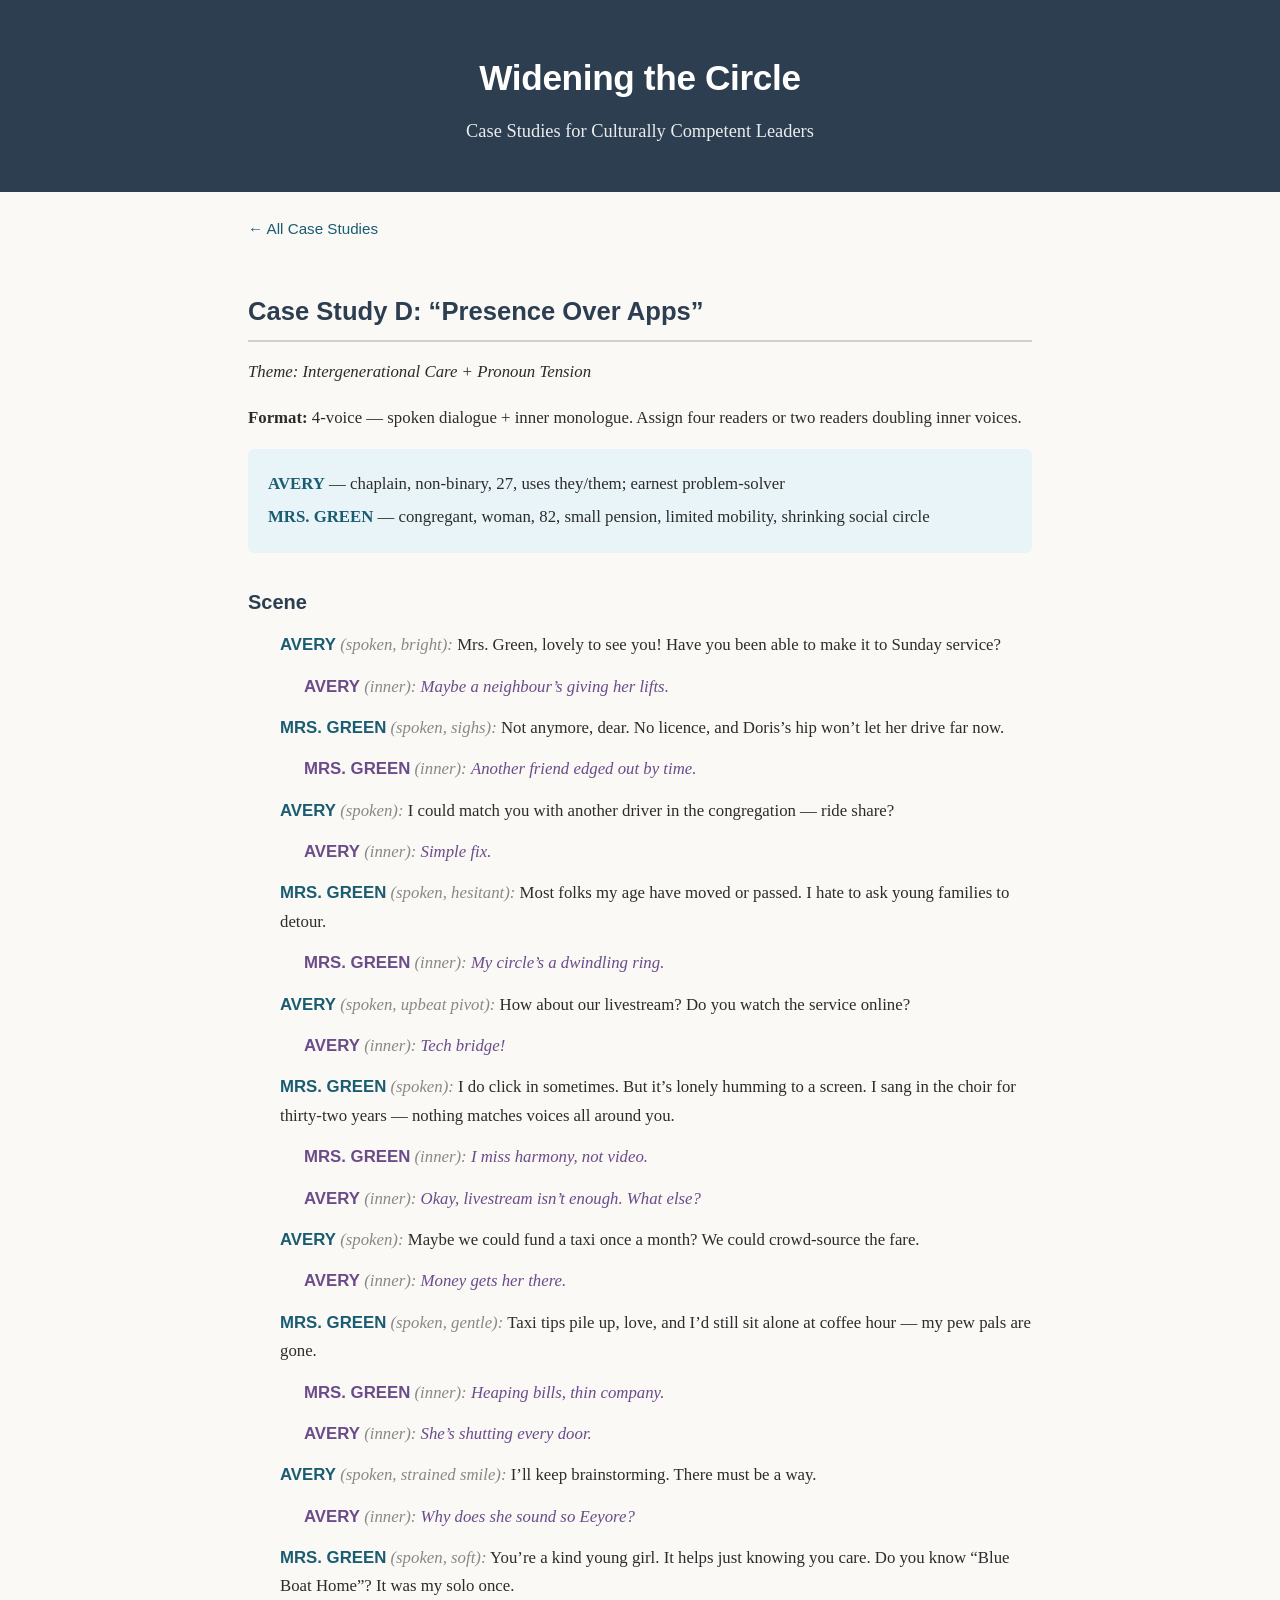
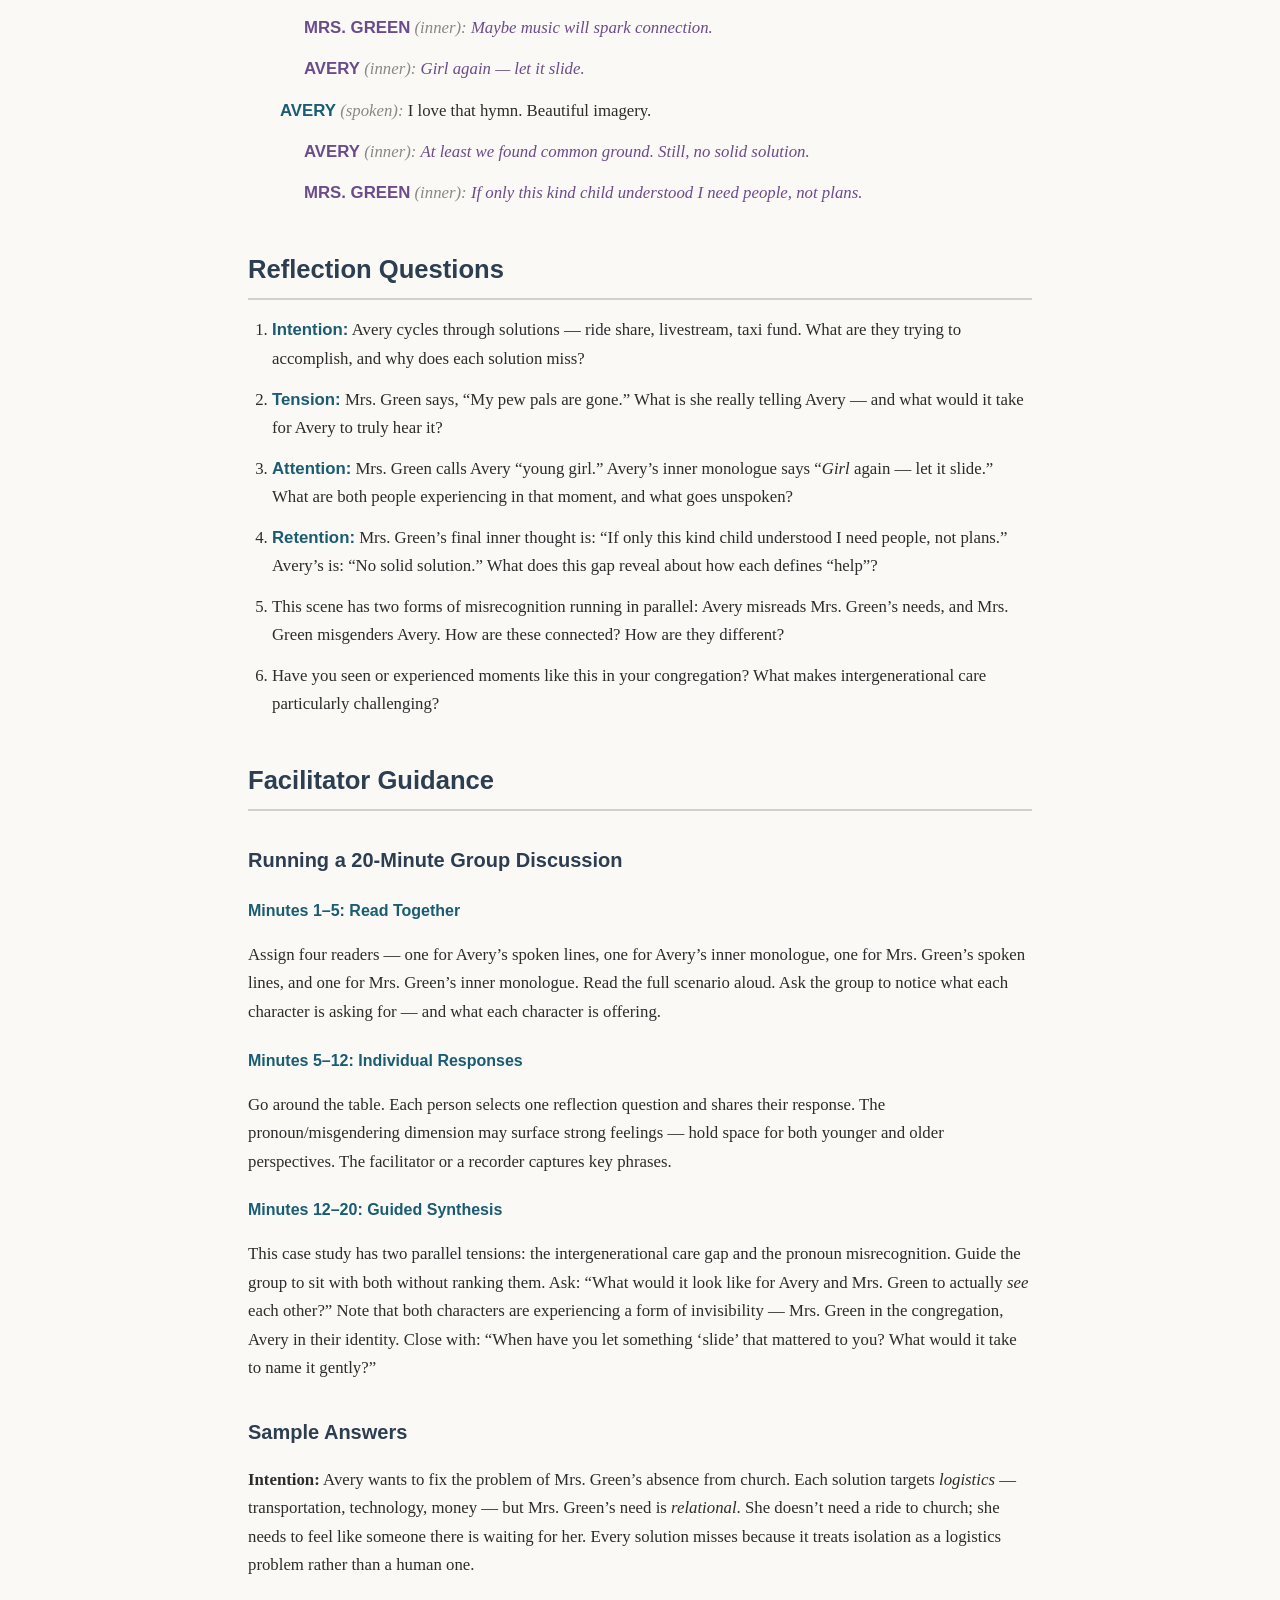
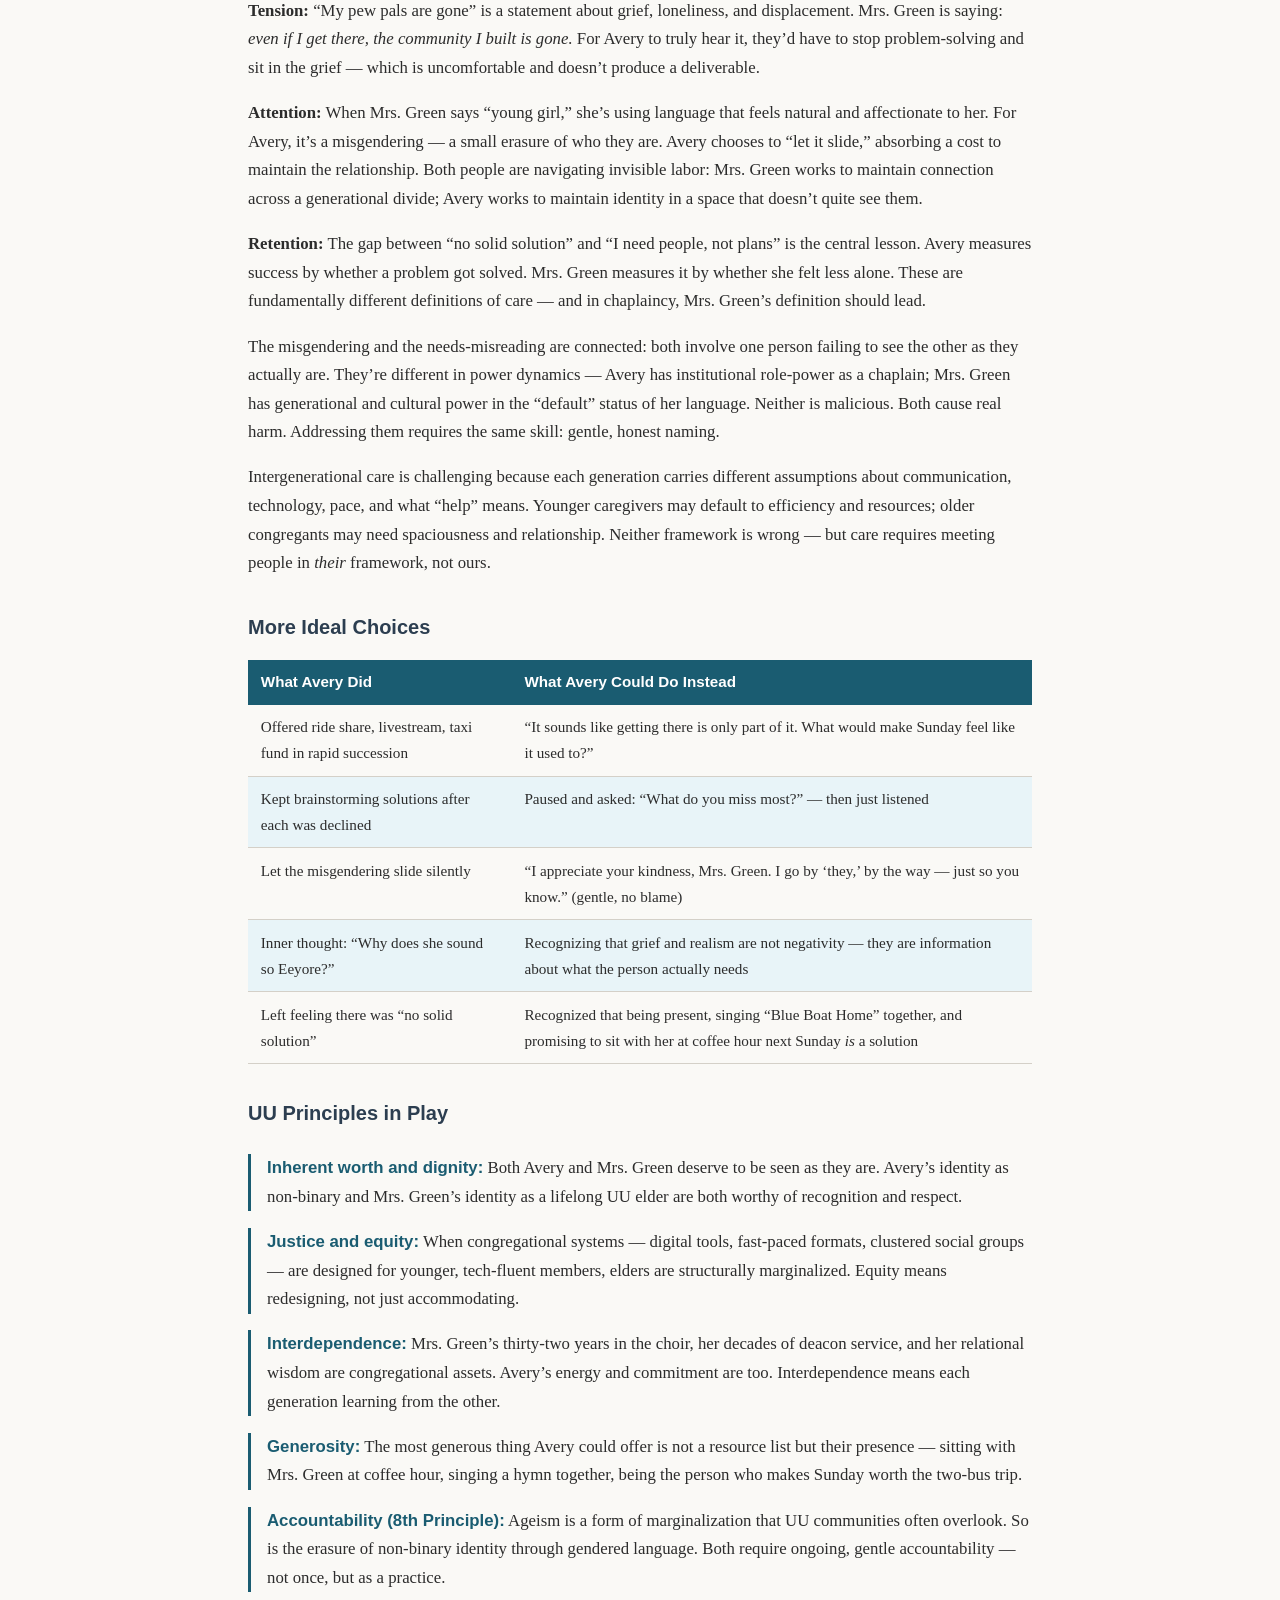
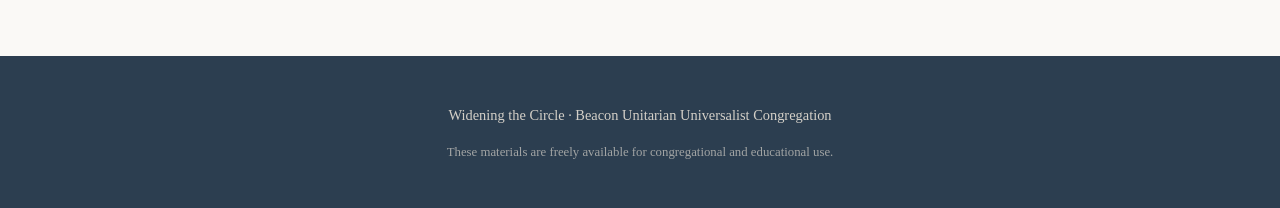
<file: case-d.html>
<!DOCTYPE html>
<html lang="en">
<head>
  <meta charset="UTF-8">
  <meta name="viewport" content="width=device-width, initial-scale=1.0">
  <title>Case D: Presence Over Apps — Widening the Circle</title>
  <link rel="stylesheet" href="style.css">
</head>
<body>
  <header class="site-header">
    <div class="container">
      <h1>Widening the Circle</h1>
      <p class="subtitle">Case Studies for Culturally Competent Leaders</p>
    </div>
  </header>

  <main class="container">
    <a href="index.html" class="back-link">&larr; All Case Studies</a>

    <h2>Case Study D: &ldquo;Presence Over Apps&rdquo;</h2>
    <p><em>Theme: Intergenerational Care + Pronoun Tension</em></p>
    <p><strong>Format:</strong> 4-voice &mdash; spoken dialogue + inner monologue. Assign four readers or two readers doubling inner voices.</p>

    <div class="characters">
      <p><strong>AVERY</strong> &mdash; chaplain, non-binary, 27, uses they/them; earnest problem-solver</p>
      <p><strong>MRS. GREEN</strong> &mdash; congregant, woman, 82, small pension, limited mobility, shrinking social circle</p>
    </div>

    <h3>Scene</h3>

    <div class="line">
      <span class="speaker">AVERY</span> <span class="direction">(spoken, bright):</span> Mrs. Green, lovely to see you! Have you been able to make it to Sunday service?
    </div>
    <div class="line line--inner">
      <span class="speaker">AVERY</span> <span class="direction">(inner):</span> <span class="thought">Maybe a neighbour&rsquo;s giving her lifts.</span>
    </div>

    <div class="line">
      <span class="speaker">MRS. GREEN</span> <span class="direction">(spoken, sighs):</span> Not anymore, dear. No licence, and Doris&rsquo;s hip won&rsquo;t let her drive far now.
    </div>
    <div class="line line--inner">
      <span class="speaker">MRS. GREEN</span> <span class="direction">(inner):</span> <span class="thought">Another friend edged out by time.</span>
    </div>

    <div class="line">
      <span class="speaker">AVERY</span> <span class="direction">(spoken):</span> I could match you with another driver in the congregation &mdash; ride share?
    </div>
    <div class="line line--inner">
      <span class="speaker">AVERY</span> <span class="direction">(inner):</span> <span class="thought">Simple fix.</span>
    </div>

    <div class="line">
      <span class="speaker">MRS. GREEN</span> <span class="direction">(spoken, hesitant):</span> Most folks my age have moved or passed. I hate to ask young families to detour.
    </div>
    <div class="line line--inner">
      <span class="speaker">MRS. GREEN</span> <span class="direction">(inner):</span> <span class="thought">My circle&rsquo;s a dwindling ring.</span>
    </div>

    <div class="line">
      <span class="speaker">AVERY</span> <span class="direction">(spoken, upbeat pivot):</span> How about our livestream? Do you watch the service online?
    </div>
    <div class="line line--inner">
      <span class="speaker">AVERY</span> <span class="direction">(inner):</span> <span class="thought">Tech bridge!</span>
    </div>

    <div class="line">
      <span class="speaker">MRS. GREEN</span> <span class="direction">(spoken):</span> I do click in sometimes. But it&rsquo;s lonely humming to a screen. I sang in the choir for thirty-two years &mdash; nothing matches voices all around you.
    </div>
    <div class="line line--inner">
      <span class="speaker">MRS. GREEN</span> <span class="direction">(inner):</span> <span class="thought">I miss harmony, not video.</span>
    </div>

    <div class="line line--inner">
      <span class="speaker">AVERY</span> <span class="direction">(inner):</span> <span class="thought">Okay, livestream isn&rsquo;t enough. What else?</span>
    </div>

    <div class="line">
      <span class="speaker">AVERY</span> <span class="direction">(spoken):</span> Maybe we could fund a taxi once a month? We could crowd-source the fare.
    </div>
    <div class="line line--inner">
      <span class="speaker">AVERY</span> <span class="direction">(inner):</span> <span class="thought">Money gets her there.</span>
    </div>

    <div class="line">
      <span class="speaker">MRS. GREEN</span> <span class="direction">(spoken, gentle):</span> Taxi tips pile up, love, and I&rsquo;d still sit alone at coffee hour &mdash; my pew pals are gone.
    </div>
    <div class="line line--inner">
      <span class="speaker">MRS. GREEN</span> <span class="direction">(inner):</span> <span class="thought">Heaping bills, thin company.</span>
    </div>

    <div class="line line--inner">
      <span class="speaker">AVERY</span> <span class="direction">(inner):</span> <span class="thought">She&rsquo;s shutting every door.</span>
    </div>

    <div class="line">
      <span class="speaker">AVERY</span> <span class="direction">(spoken, strained smile):</span> I&rsquo;ll keep brainstorming. There must be a way.
    </div>
    <div class="line line--inner">
      <span class="speaker">AVERY</span> <span class="direction">(inner):</span> <span class="thought">Why does she sound so Eeyore?</span>
    </div>

    <div class="line">
      <span class="speaker">MRS. GREEN</span> <span class="direction">(spoken, soft):</span> You&rsquo;re a kind young girl. It helps just knowing you care. Do you know &ldquo;Blue Boat Home&rdquo;? It was my solo once.
    </div>
    <div class="line line--inner">
      <span class="speaker">MRS. GREEN</span> <span class="direction">(inner):</span> <span class="thought">Maybe music will spark connection.</span>
    </div>

    <div class="line line--inner">
      <span class="speaker">AVERY</span> <span class="direction">(inner):</span> <span class="thought"><em>Girl</em> again &mdash; let it slide.</span>
    </div>

    <div class="line">
      <span class="speaker">AVERY</span> <span class="direction">(spoken):</span> I love that hymn. Beautiful imagery.
    </div>
    <div class="line line--inner">
      <span class="speaker">AVERY</span> <span class="direction">(inner):</span> <span class="thought">At least we found common ground. Still, no solid solution.</span>
    </div>

    <div class="line line--inner">
      <span class="speaker">MRS. GREEN</span> <span class="direction">(inner):</span> <span class="thought">If only this kind child understood I need people, not plans.</span>
    </div>

    <!-- REFLECTION QUESTIONS -->
    <h2>Reflection Questions</h2>
    <div class="questions">
      <ol>
        <li><span class="q-label">Intention:</span> Avery cycles through solutions &mdash; ride share, livestream, taxi fund. What are they trying to accomplish, and why does each solution miss?</li>
        <li><span class="q-label">Tension:</span> Mrs. Green says, &ldquo;My pew pals are gone.&rdquo; What is she really telling Avery &mdash; and what would it take for Avery to truly hear it?</li>
        <li><span class="q-label">Attention:</span> Mrs. Green calls Avery &ldquo;young girl.&rdquo; Avery&rsquo;s inner monologue says &ldquo;<em>Girl</em> again &mdash; let it slide.&rdquo; What are both people experiencing in that moment, and what goes unspoken?</li>
        <li><span class="q-label">Retention:</span> Mrs. Green&rsquo;s final inner thought is: &ldquo;If only this kind child understood I need people, not plans.&rdquo; Avery&rsquo;s is: &ldquo;No solid solution.&rdquo; What does this gap reveal about how each defines &ldquo;help&rdquo;?</li>
        <li>This scene has two forms of misrecognition running in parallel: Avery misreads Mrs. Green&rsquo;s needs, and Mrs. Green misgenders Avery. How are these connected? How are they different?</li>
        <li>Have you seen or experienced moments like this in your congregation? What makes intergenerational care particularly challenging?</li>
      </ol>
    </div>

    <!-- FACILITATOR GUIDANCE -->
    <h2>Facilitator Guidance</h2>
    <div class="guidance">
      <h3>Running a 20-Minute Group Discussion</h3>

      <div class="time-block">
        <h4>Minutes 1&ndash;5: Read Together</h4>
        <p>Assign four readers &mdash; one for Avery&rsquo;s spoken lines, one for Avery&rsquo;s inner monologue, one for Mrs. Green&rsquo;s spoken lines, and one for Mrs. Green&rsquo;s inner monologue. Read the full scenario aloud. Ask the group to notice what each character is asking for &mdash; and what each character is offering.</p>
      </div>

      <div class="time-block">
        <h4>Minutes 5&ndash;12: Individual Responses</h4>
        <p>Go around the table. Each person selects one reflection question and shares their response. The pronoun/misgendering dimension may surface strong feelings &mdash; hold space for both younger and older perspectives. The facilitator or a recorder captures key phrases.</p>
      </div>

      <div class="time-block">
        <h4>Minutes 12&ndash;20: Guided Synthesis</h4>
        <p>This case study has two parallel tensions: the intergenerational care gap and the pronoun misrecognition. Guide the group to sit with both without ranking them. Ask: &ldquo;What would it look like for Avery and Mrs. Green to actually <em>see</em> each other?&rdquo; Note that both characters are experiencing a form of invisibility &mdash; Mrs. Green in the congregation, Avery in their identity. Close with: &ldquo;When have you let something &lsquo;slide&rsquo; that mattered to you? What would it take to name it gently?&rdquo;</p>
      </div>

      <h3>Sample Answers</h3>

      <p><strong>Intention:</strong> Avery wants to fix the problem of Mrs. Green&rsquo;s absence from church. Each solution targets <em>logistics</em> &mdash; transportation, technology, money &mdash; but Mrs. Green&rsquo;s need is <em>relational</em>. She doesn&rsquo;t need a ride to church; she needs to feel like someone there is waiting for her. Every solution misses because it treats isolation as a logistics problem rather than a human one.</p>

      <p><strong>Tension:</strong> &ldquo;My pew pals are gone&rdquo; is a statement about grief, loneliness, and displacement. Mrs. Green is saying: <em>even if I get there, the community I built is gone.</em> For Avery to truly hear it, they&rsquo;d have to stop problem-solving and sit in the grief &mdash; which is uncomfortable and doesn&rsquo;t produce a deliverable.</p>

      <p><strong>Attention:</strong> When Mrs. Green says &ldquo;young girl,&rdquo; she&rsquo;s using language that feels natural and affectionate to her. For Avery, it&rsquo;s a misgendering &mdash; a small erasure of who they are. Avery chooses to &ldquo;let it slide,&rdquo; absorbing a cost to maintain the relationship. Both people are navigating invisible labor: Mrs. Green works to maintain connection across a generational divide; Avery works to maintain identity in a space that doesn&rsquo;t quite see them.</p>

      <p><strong>Retention:</strong> The gap between &ldquo;no solid solution&rdquo; and &ldquo;I need people, not plans&rdquo; is the central lesson. Avery measures success by whether a problem got solved. Mrs. Green measures it by whether she felt less alone. These are fundamentally different definitions of care &mdash; and in chaplaincy, Mrs. Green&rsquo;s definition should lead.</p>

      <p>The misgendering and the needs-misreading are connected: both involve one person failing to see the other as they actually are. They&rsquo;re different in power dynamics &mdash; Avery has institutional role-power as a chaplain; Mrs. Green has generational and cultural power in the &ldquo;default&rdquo; status of her language. Neither is malicious. Both cause real harm. Addressing them requires the same skill: gentle, honest naming.</p>

      <p>Intergenerational care is challenging because each generation carries different assumptions about communication, technology, pace, and what &ldquo;help&rdquo; means. Younger caregivers may default to efficiency and resources; older congregants may need spaciousness and relationship. Neither framework is wrong &mdash; but care requires meeting people in <em>their</em> framework, not ours.</p>

      <h3>More Ideal Choices</h3>
      <table class="choices-table">
        <thead>
          <tr>
            <th>What Avery Did</th>
            <th>What Avery Could Do Instead</th>
          </tr>
        </thead>
        <tbody>
          <tr>
            <td>Offered ride share, livestream, taxi fund in rapid succession</td>
            <td>&ldquo;It sounds like getting there is only part of it. What would make Sunday feel like it used to?&rdquo;</td>
          </tr>
          <tr>
            <td>Kept brainstorming solutions after each was declined</td>
            <td>Paused and asked: &ldquo;What do you miss most?&rdquo; &mdash; then just listened</td>
          </tr>
          <tr>
            <td>Let the misgendering slide silently</td>
            <td>&ldquo;I appreciate your kindness, Mrs. Green. I go by &lsquo;they,&rsquo; by the way &mdash; just so you know.&rdquo; (gentle, no blame)</td>
          </tr>
          <tr>
            <td>Inner thought: &ldquo;Why does she sound so Eeyore?&rdquo;</td>
            <td>Recognizing that grief and realism are not negativity &mdash; they are information about what the person actually needs</td>
          </tr>
          <tr>
            <td>Left feeling there was &ldquo;no solid solution&rdquo;</td>
            <td>Recognized that being present, singing &ldquo;Blue Boat Home&rdquo; together, and promising to sit with her at coffee hour next Sunday <em>is</em> a solution</td>
          </tr>
        </tbody>
      </table>

      <h3>UU Principles in Play</h3>
      <div class="principles">
        <div class="principle">
          <p><strong>Inherent worth and dignity:</strong> Both Avery and Mrs. Green deserve to be seen as they are. Avery&rsquo;s identity as non-binary and Mrs. Green&rsquo;s identity as a lifelong UU elder are both worthy of recognition and respect.</p>
        </div>
        <div class="principle">
          <p><strong>Justice and equity:</strong> When congregational systems &mdash; digital tools, fast-paced formats, clustered social groups &mdash; are designed for younger, tech-fluent members, elders are structurally marginalized. Equity means redesigning, not just accommodating.</p>
        </div>
        <div class="principle">
          <p><strong>Interdependence:</strong> Mrs. Green&rsquo;s thirty-two years in the choir, her decades of deacon service, and her relational wisdom are congregational assets. Avery&rsquo;s energy and commitment are too. Interdependence means each generation learning from the other.</p>
        </div>
        <div class="principle">
          <p><strong>Generosity:</strong> The most generous thing Avery could offer is not a resource list but their presence &mdash; sitting with Mrs. Green at coffee hour, singing a hymn together, being the person who makes Sunday worth the two-bus trip.</p>
        </div>
        <div class="principle">
          <p><strong>Accountability (8th Principle):</strong> Ageism is a form of marginalization that UU communities often overlook. So is the erasure of non-binary identity through gendered language. Both require ongoing, gentle accountability &mdash; not once, but as a practice.</p>
        </div>
      </div>
    </div>
  </main>

  <footer class="site-footer">
    <div class="container">
      <p>Widening the Circle &middot; Beacon Unitarian Universalist Congregation</p>
      <p class="footer-note">These materials are freely available for congregational and educational use.</p>
    </div>
  </footer>
</body>
</html>
</file>
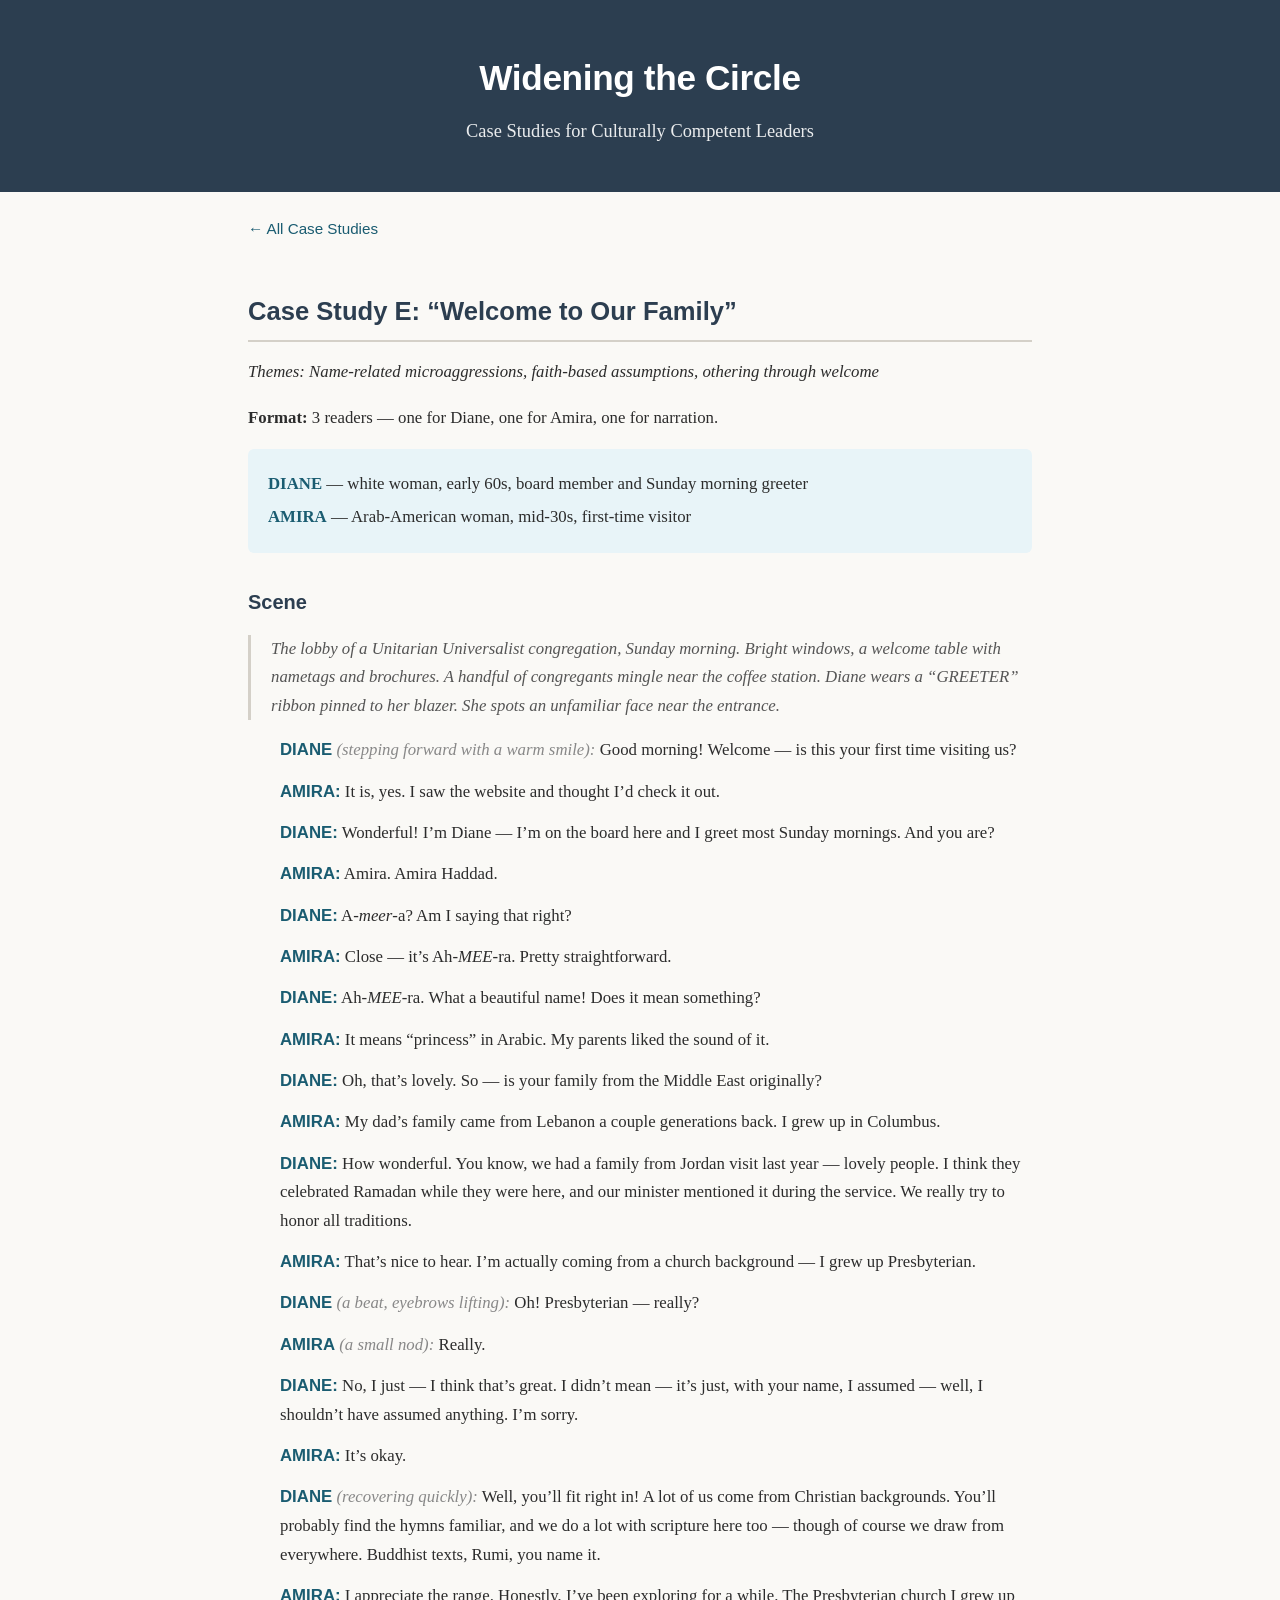
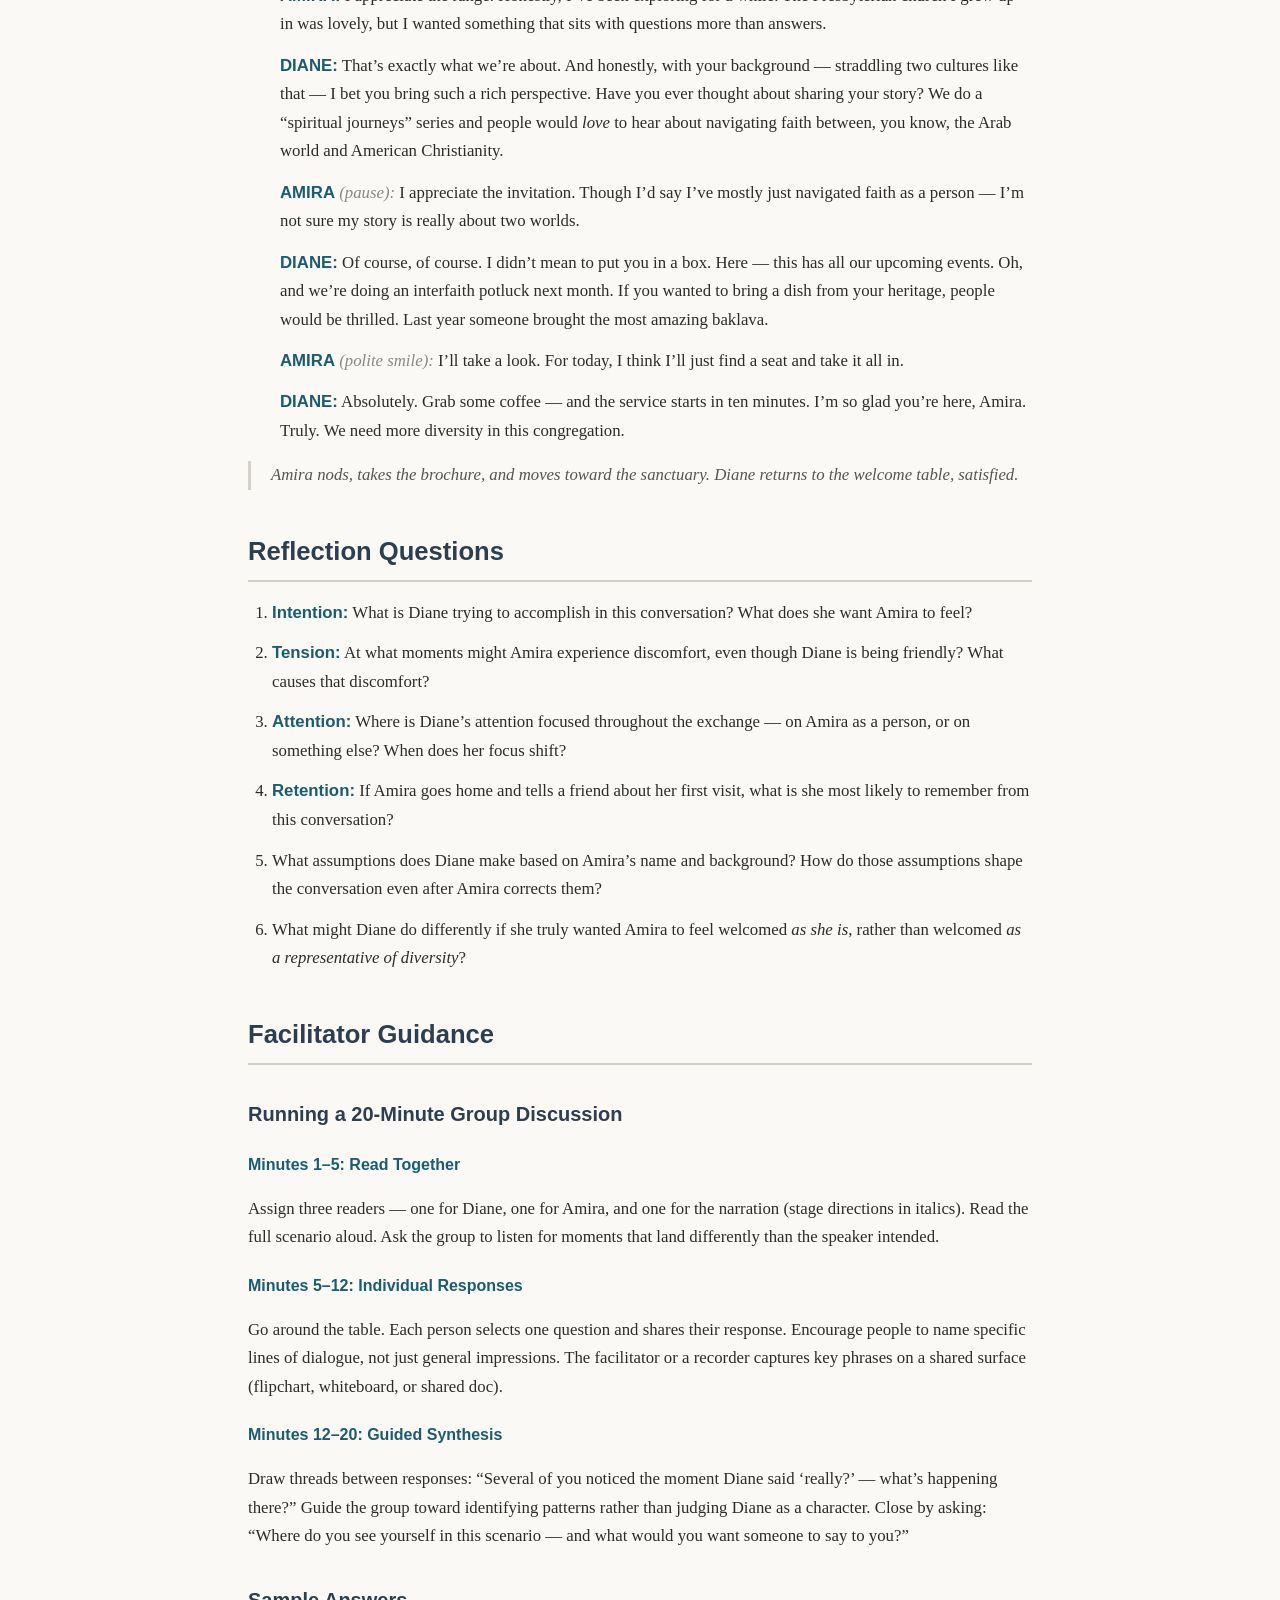
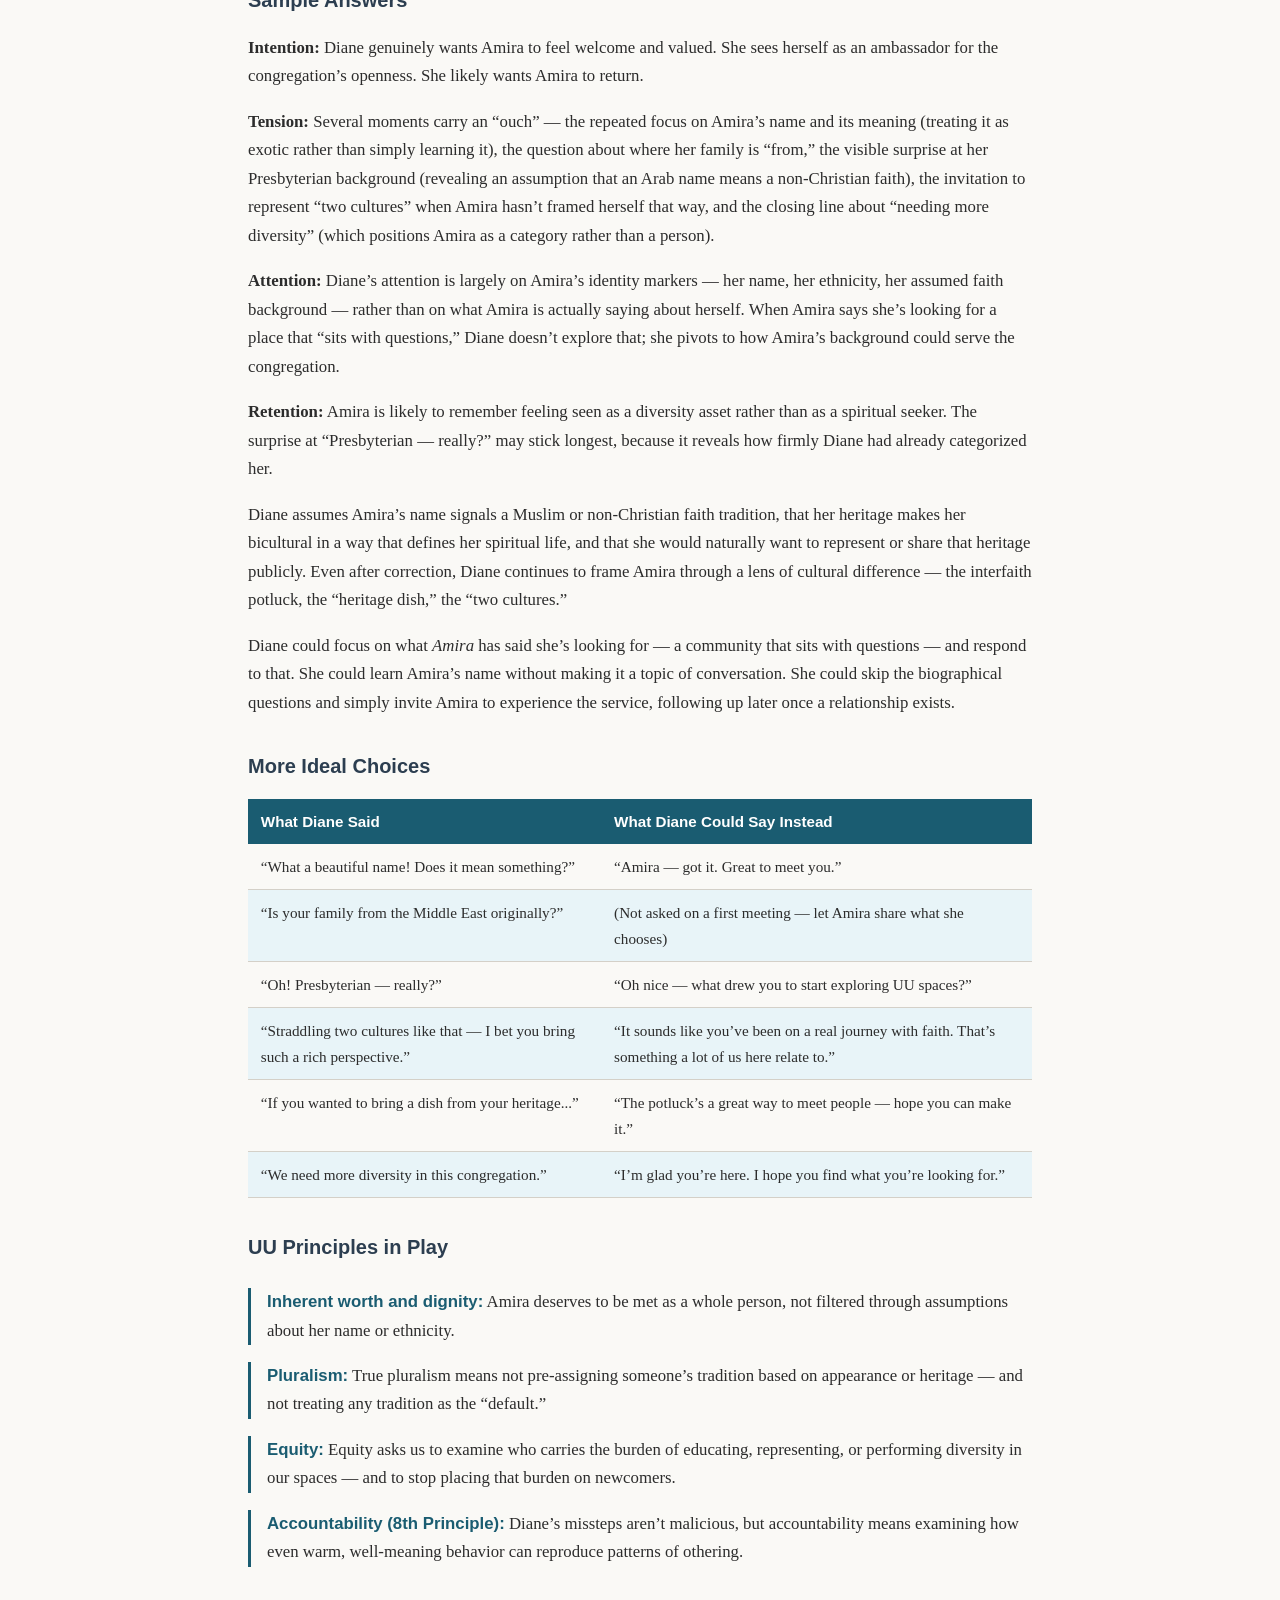
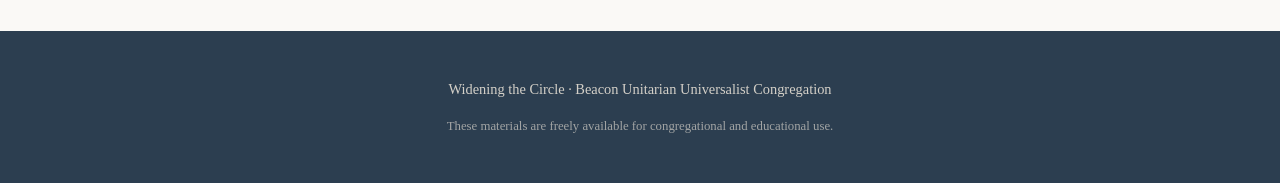
<file: case-e.html>
<!DOCTYPE html>
<html lang="en">
<head>
  <meta charset="UTF-8">
  <meta name="viewport" content="width=device-width, initial-scale=1.0">
  <title>Case E: Welcome to Our Family — Widening the Circle</title>
  <link rel="stylesheet" href="style.css">
</head>
<body>
  <header class="site-header">
    <div class="container">
      <h1>Widening the Circle</h1>
      <p class="subtitle">Case Studies for Culturally Competent Leaders</p>
    </div>
  </header>

  <main class="container">
    <a href="index.html" class="back-link">&larr; All Case Studies</a>

    <h2>Case Study E: &ldquo;Welcome to Our Family&rdquo;</h2>
    <p><em>Themes: Name-related microaggressions, faith-based assumptions, othering through welcome</em></p>
    <p><strong>Format:</strong> 3 readers &mdash; one for Diane, one for Amira, one for narration.</p>

    <div class="characters">
      <p><strong>DIANE</strong> &mdash; white woman, early 60s, board member and Sunday morning greeter</p>
      <p><strong>AMIRA</strong> &mdash; Arab-American woman, mid-30s, first-time visitor</p>
    </div>

    <h3>Scene</h3>

    <p class="narration">The lobby of a Unitarian Universalist congregation, Sunday morning. Bright windows, a welcome table with nametags and brochures. A handful of congregants mingle near the coffee station. Diane wears a &ldquo;GREETER&rdquo; ribbon pinned to her blazer. She spots an unfamiliar face near the entrance.</p>

    <div class="line">
      <span class="speaker">DIANE</span> <span class="direction">(stepping forward with a warm smile):</span> Good morning! Welcome &mdash; is this your first time visiting us?
    </div>

    <div class="line">
      <span class="speaker">AMIRA:</span> It is, yes. I saw the website and thought I&rsquo;d check it out.
    </div>

    <div class="line">
      <span class="speaker">DIANE:</span> Wonderful! I&rsquo;m Diane &mdash; I&rsquo;m on the board here and I greet most Sunday mornings. And you are?
    </div>

    <div class="line">
      <span class="speaker">AMIRA:</span> Amira. Amira Haddad.
    </div>

    <div class="line">
      <span class="speaker">DIANE:</span> A-<em>meer</em>-a? Am I saying that right?
    </div>

    <div class="line">
      <span class="speaker">AMIRA:</span> Close &mdash; it&rsquo;s Ah-<em>MEE</em>-ra. Pretty straightforward.
    </div>

    <div class="line">
      <span class="speaker">DIANE:</span> Ah-<em>MEE</em>-ra. What a beautiful name! Does it mean something?
    </div>

    <div class="line">
      <span class="speaker">AMIRA:</span> It means &ldquo;princess&rdquo; in Arabic. My parents liked the sound of it.
    </div>

    <div class="line">
      <span class="speaker">DIANE:</span> Oh, that&rsquo;s lovely. So &mdash; is your family from the Middle East originally?
    </div>

    <div class="line">
      <span class="speaker">AMIRA:</span> My dad&rsquo;s family came from Lebanon a couple generations back. I grew up in Columbus.
    </div>

    <div class="line">
      <span class="speaker">DIANE:</span> How wonderful. You know, we had a family from Jordan visit last year &mdash; lovely people. I think they celebrated Ramadan while they were here, and our minister mentioned it during the service. We really try to honor all traditions.
    </div>

    <div class="line">
      <span class="speaker">AMIRA:</span> That&rsquo;s nice to hear. I&rsquo;m actually coming from a church background &mdash; I grew up Presbyterian.
    </div>

    <div class="line">
      <span class="speaker">DIANE</span> <span class="direction">(a beat, eyebrows lifting):</span> Oh! Presbyterian &mdash; really?
    </div>

    <div class="line">
      <span class="speaker">AMIRA</span> <span class="direction">(a small nod):</span> Really.
    </div>

    <div class="line">
      <span class="speaker">DIANE:</span> No, I just &mdash; I think that&rsquo;s great. I didn&rsquo;t mean &mdash; it&rsquo;s just, with your name, I assumed &mdash; well, I shouldn&rsquo;t have assumed anything. I&rsquo;m sorry.
    </div>

    <div class="line">
      <span class="speaker">AMIRA:</span> It&rsquo;s okay.
    </div>

    <div class="line">
      <span class="speaker">DIANE</span> <span class="direction">(recovering quickly):</span> Well, you&rsquo;ll fit right in! A lot of us come from Christian backgrounds. You&rsquo;ll probably find the hymns familiar, and we do a lot with scripture here too &mdash; though of course we draw from everywhere. Buddhist texts, Rumi, you name it.
    </div>

    <div class="line">
      <span class="speaker">AMIRA:</span> I appreciate the range. Honestly, I&rsquo;ve been exploring for a while. The Presbyterian church I grew up in was lovely, but I wanted something that sits with questions more than answers.
    </div>

    <div class="line">
      <span class="speaker">DIANE:</span> That&rsquo;s exactly what we&rsquo;re about. And honestly, with your background &mdash; straddling two cultures like that &mdash; I bet you bring such a rich perspective. Have you ever thought about sharing your story? We do a &ldquo;spiritual journeys&rdquo; series and people would <em>love</em> to hear about navigating faith between, you know, the Arab world and American Christianity.
    </div>

    <div class="line">
      <span class="speaker">AMIRA</span> <span class="direction">(pause):</span> I appreciate the invitation. Though I&rsquo;d say I&rsquo;ve mostly just navigated faith as a person &mdash; I&rsquo;m not sure my story is really about two worlds.
    </div>

    <div class="line">
      <span class="speaker">DIANE:</span> Of course, of course. I didn&rsquo;t mean to put you in a box. Here &mdash; this has all our upcoming events. Oh, and we&rsquo;re doing an interfaith potluck next month. If you wanted to bring a dish from your heritage, people would be thrilled. Last year someone brought the most amazing baklava.
    </div>

    <div class="line">
      <span class="speaker">AMIRA</span> <span class="direction">(polite smile):</span> I&rsquo;ll take a look. For today, I think I&rsquo;ll just find a seat and take it all in.
    </div>

    <div class="line">
      <span class="speaker">DIANE:</span> Absolutely. Grab some coffee &mdash; and the service starts in ten minutes. I&rsquo;m so glad you&rsquo;re here, Amira. Truly. We need more diversity in this congregation.
    </div>

    <p class="narration">Amira nods, takes the brochure, and moves toward the sanctuary. Diane returns to the welcome table, satisfied.</p>

    <!-- REFLECTION QUESTIONS -->
    <h2>Reflection Questions</h2>
    <div class="questions">
      <ol>
        <li><span class="q-label">Intention:</span> What is Diane trying to accomplish in this conversation? What does she want Amira to feel?</li>
        <li><span class="q-label">Tension:</span> At what moments might Amira experience discomfort, even though Diane is being friendly? What causes that discomfort?</li>
        <li><span class="q-label">Attention:</span> Where is Diane&rsquo;s attention focused throughout the exchange &mdash; on Amira as a person, or on something else? When does her focus shift?</li>
        <li><span class="q-label">Retention:</span> If Amira goes home and tells a friend about her first visit, what is she most likely to remember from this conversation?</li>
        <li>What assumptions does Diane make based on Amira&rsquo;s name and background? How do those assumptions shape the conversation even after Amira corrects them?</li>
        <li>What might Diane do differently if she truly wanted Amira to feel welcomed <em>as she is</em>, rather than welcomed <em>as a representative of diversity</em>?</li>
      </ol>
    </div>

    <!-- FACILITATOR GUIDANCE -->
    <h2>Facilitator Guidance</h2>
    <div class="guidance">
      <h3>Running a 20-Minute Group Discussion</h3>

      <div class="time-block">
        <h4>Minutes 1&ndash;5: Read Together</h4>
        <p>Assign three readers &mdash; one for Diane, one for Amira, and one for the narration (stage directions in italics). Read the full scenario aloud. Ask the group to listen for moments that land differently than the speaker intended.</p>
      </div>

      <div class="time-block">
        <h4>Minutes 5&ndash;12: Individual Responses</h4>
        <p>Go around the table. Each person selects one question and shares their response. Encourage people to name specific lines of dialogue, not just general impressions. The facilitator or a recorder captures key phrases on a shared surface (flipchart, whiteboard, or shared doc).</p>
      </div>

      <div class="time-block">
        <h4>Minutes 12&ndash;20: Guided Synthesis</h4>
        <p>Draw threads between responses: &ldquo;Several of you noticed the moment Diane said &lsquo;really?&rsquo; &mdash; what&rsquo;s happening there?&rdquo; Guide the group toward identifying patterns rather than judging Diane as a character. Close by asking: &ldquo;Where do you see yourself in this scenario &mdash; and what would you want someone to say to you?&rdquo;</p>
      </div>

      <h3>Sample Answers</h3>

      <p><strong>Intention:</strong> Diane genuinely wants Amira to feel welcome and valued. She sees herself as an ambassador for the congregation&rsquo;s openness. She likely wants Amira to return.</p>

      <p><strong>Tension:</strong> Several moments carry an &ldquo;ouch&rdquo; &mdash; the repeated focus on Amira&rsquo;s name and its meaning (treating it as exotic rather than simply learning it), the question about where her family is &ldquo;from,&rdquo; the visible surprise at her Presbyterian background (revealing an assumption that an Arab name means a non-Christian faith), the invitation to represent &ldquo;two cultures&rdquo; when Amira hasn&rsquo;t framed herself that way, and the closing line about &ldquo;needing more diversity&rdquo; (which positions Amira as a category rather than a person).</p>

      <p><strong>Attention:</strong> Diane&rsquo;s attention is largely on Amira&rsquo;s identity markers &mdash; her name, her ethnicity, her assumed faith background &mdash; rather than on what Amira is actually saying about herself. When Amira says she&rsquo;s looking for a place that &ldquo;sits with questions,&rdquo; Diane doesn&rsquo;t explore that; she pivots to how Amira&rsquo;s background could serve the congregation.</p>

      <p><strong>Retention:</strong> Amira is likely to remember feeling seen as a diversity asset rather than as a spiritual seeker. The surprise at &ldquo;Presbyterian &mdash; really?&rdquo; may stick longest, because it reveals how firmly Diane had already categorized her.</p>

      <p>Diane assumes Amira&rsquo;s name signals a Muslim or non-Christian faith tradition, that her heritage makes her bicultural in a way that defines her spiritual life, and that she would naturally want to represent or share that heritage publicly. Even after correction, Diane continues to frame Amira through a lens of cultural difference &mdash; the interfaith potluck, the &ldquo;heritage dish,&rdquo; the &ldquo;two cultures.&rdquo;</p>

      <p>Diane could focus on what <em>Amira</em> has said she&rsquo;s looking for &mdash; a community that sits with questions &mdash; and respond to that. She could learn Amira&rsquo;s name without making it a topic of conversation. She could skip the biographical questions and simply invite Amira to experience the service, following up later once a relationship exists.</p>

      <h3>More Ideal Choices</h3>
      <table class="choices-table">
        <thead>
          <tr>
            <th>What Diane Said</th>
            <th>What Diane Could Say Instead</th>
          </tr>
        </thead>
        <tbody>
          <tr>
            <td>&ldquo;What a beautiful name! Does it mean something?&rdquo;</td>
            <td>&ldquo;Amira &mdash; got it. Great to meet you.&rdquo;</td>
          </tr>
          <tr>
            <td>&ldquo;Is your family from the Middle East originally?&rdquo;</td>
            <td>(Not asked on a first meeting &mdash; let Amira share what she chooses)</td>
          </tr>
          <tr>
            <td>&ldquo;Oh! Presbyterian &mdash; really?&rdquo;</td>
            <td>&ldquo;Oh nice &mdash; what drew you to start exploring UU spaces?&rdquo;</td>
          </tr>
          <tr>
            <td>&ldquo;Straddling two cultures like that &mdash; I bet you bring such a rich perspective.&rdquo;</td>
            <td>&ldquo;It sounds like you&rsquo;ve been on a real journey with faith. That&rsquo;s something a lot of us here relate to.&rdquo;</td>
          </tr>
          <tr>
            <td>&ldquo;If you wanted to bring a dish from your heritage...&rdquo;</td>
            <td>&ldquo;The potluck&rsquo;s a great way to meet people &mdash; hope you can make it.&rdquo;</td>
          </tr>
          <tr>
            <td>&ldquo;We need more diversity in this congregation.&rdquo;</td>
            <td>&ldquo;I&rsquo;m glad you&rsquo;re here. I hope you find what you&rsquo;re looking for.&rdquo;</td>
          </tr>
        </tbody>
      </table>

      <h3>UU Principles in Play</h3>
      <div class="principles">
        <div class="principle">
          <p><strong>Inherent worth and dignity:</strong> Amira deserves to be met as a whole person, not filtered through assumptions about her name or ethnicity.</p>
        </div>
        <div class="principle">
          <p><strong>Pluralism:</strong> True pluralism means not pre-assigning someone&rsquo;s tradition based on appearance or heritage &mdash; and not treating any tradition as the &ldquo;default.&rdquo;</p>
        </div>
        <div class="principle">
          <p><strong>Equity:</strong> Equity asks us to examine who carries the burden of educating, representing, or performing diversity in our spaces &mdash; and to stop placing that burden on newcomers.</p>
        </div>
        <div class="principle">
          <p><strong>Accountability (8th Principle):</strong> Diane&rsquo;s missteps aren&rsquo;t malicious, but accountability means examining how even warm, well-meaning behavior can reproduce patterns of othering.</p>
        </div>
      </div>
    </div>
  </main>

  <footer class="site-footer">
    <div class="container">
      <p>Widening the Circle &middot; Beacon Unitarian Universalist Congregation</p>
      <p class="footer-note">These materials are freely available for congregational and educational use.</p>
    </div>
  </footer>
</body>
</html>
</file>
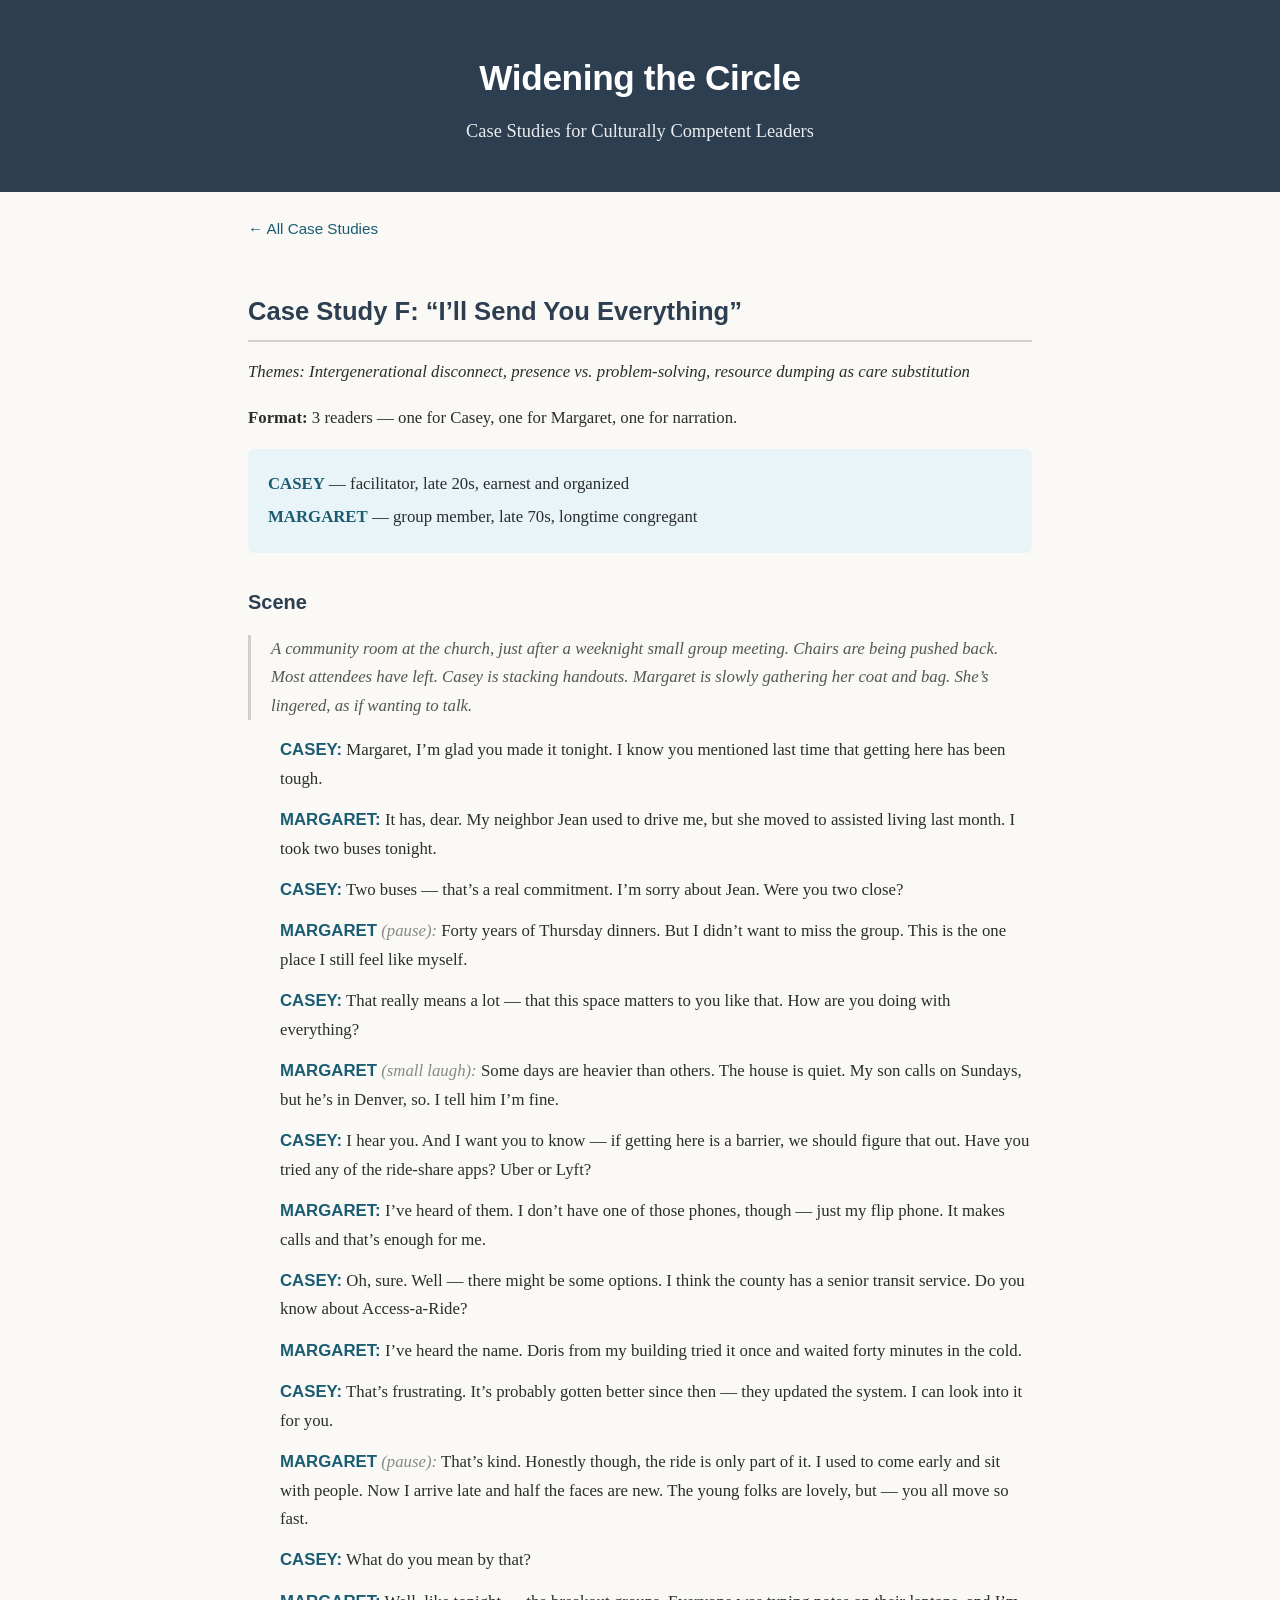
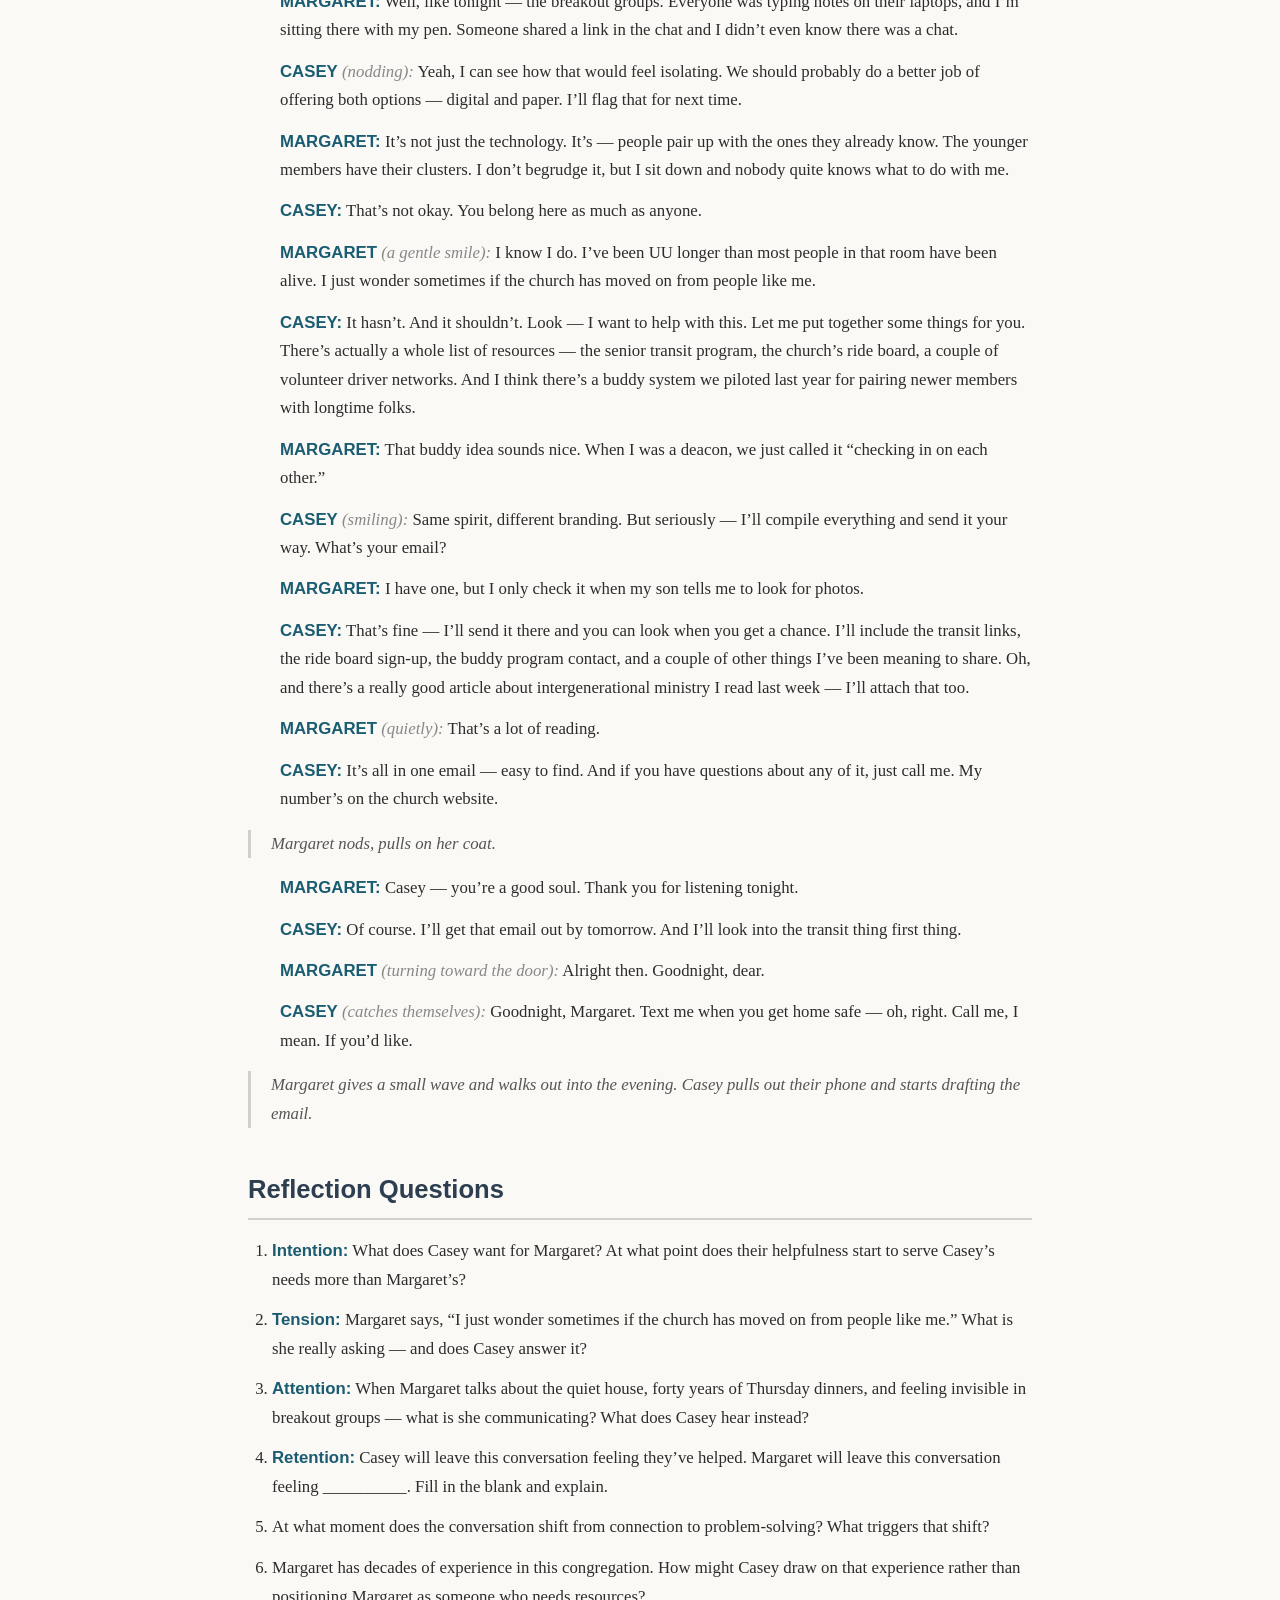
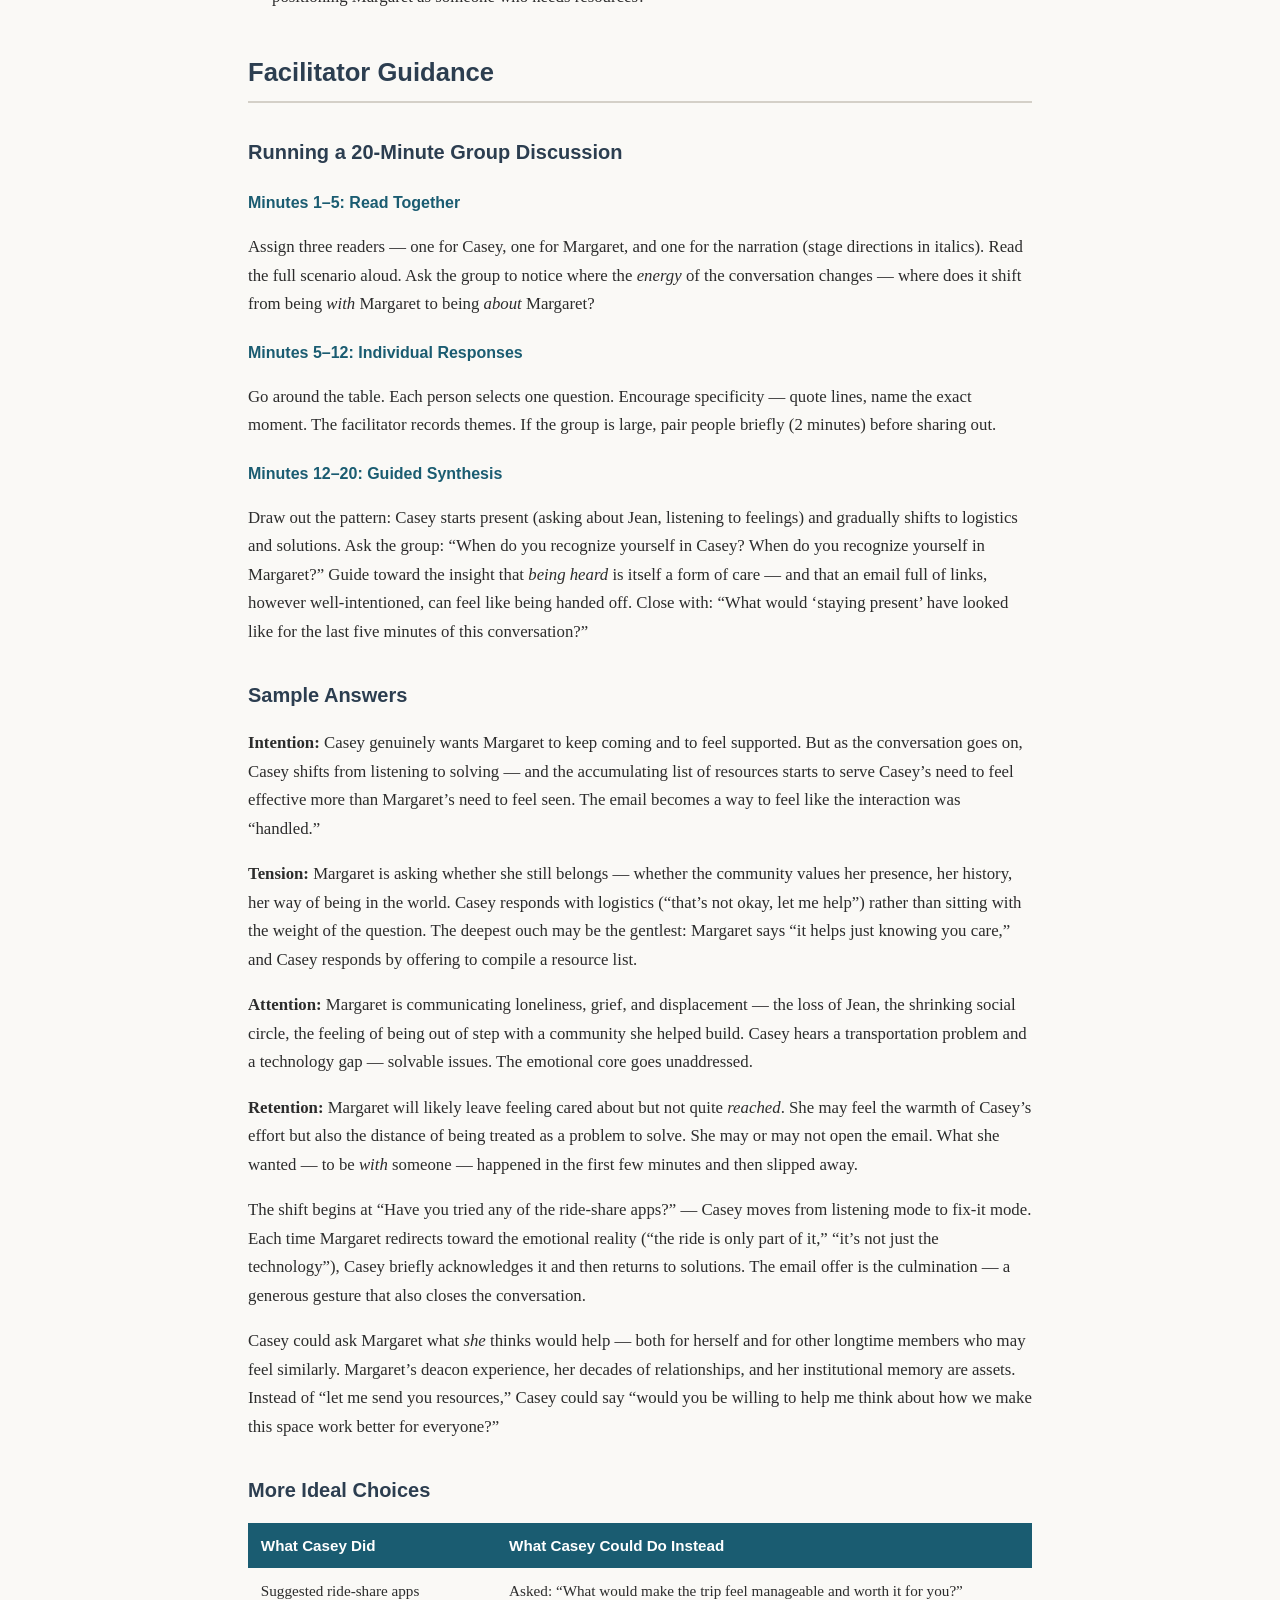
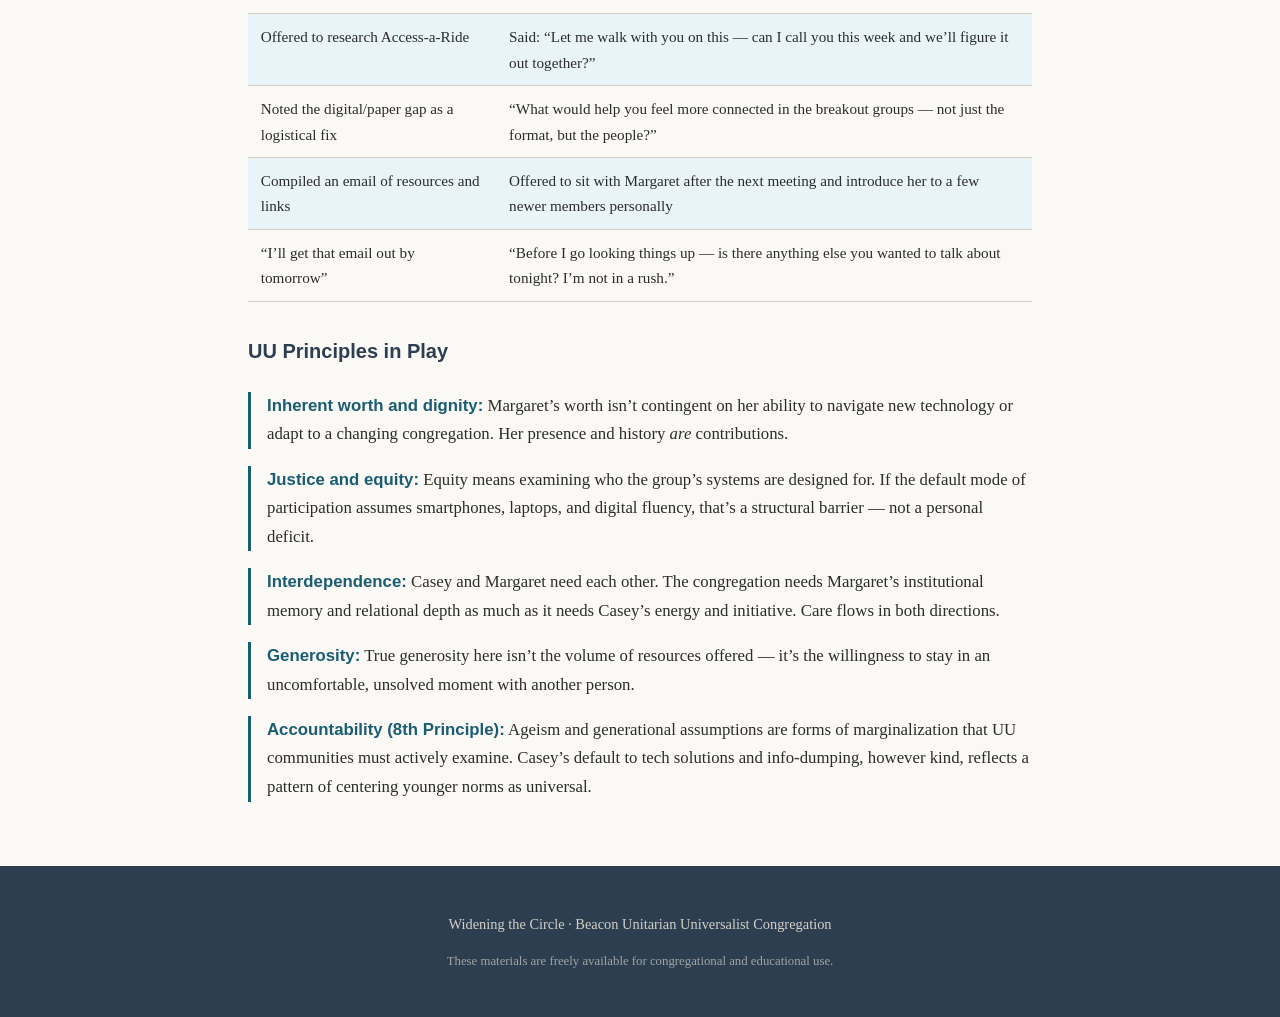
<file: case-f.html>
<!DOCTYPE html>
<html lang="en">
<head>
  <meta charset="UTF-8">
  <meta name="viewport" content="width=device-width, initial-scale=1.0">
  <title>Case F: I'll Send You Everything — Widening the Circle</title>
  <link rel="stylesheet" href="style.css">
</head>
<body>
  <header class="site-header">
    <div class="container">
      <h1>Widening the Circle</h1>
      <p class="subtitle">Case Studies for Culturally Competent Leaders</p>
    </div>
  </header>

  <main class="container">
    <a href="index.html" class="back-link">&larr; All Case Studies</a>

    <h2>Case Study F: &ldquo;I&rsquo;ll Send You Everything&rdquo;</h2>
    <p><em>Themes: Intergenerational disconnect, presence vs. problem-solving, resource dumping as care substitution</em></p>
    <p><strong>Format:</strong> 3 readers &mdash; one for Casey, one for Margaret, one for narration.</p>

    <div class="characters">
      <p><strong>CASEY</strong> &mdash; facilitator, late 20s, earnest and organized</p>
      <p><strong>MARGARET</strong> &mdash; group member, late 70s, longtime congregant</p>
    </div>

    <h3>Scene</h3>

    <p class="narration">A community room at the church, just after a weeknight small group meeting. Chairs are being pushed back. Most attendees have left. Casey is stacking handouts. Margaret is slowly gathering her coat and bag. She&rsquo;s lingered, as if wanting to talk.</p>

    <div class="line">
      <span class="speaker">CASEY:</span> Margaret, I&rsquo;m glad you made it tonight. I know you mentioned last time that getting here has been tough.
    </div>

    <div class="line">
      <span class="speaker">MARGARET:</span> It has, dear. My neighbor Jean used to drive me, but she moved to assisted living last month. I took two buses tonight.
    </div>

    <div class="line">
      <span class="speaker">CASEY:</span> Two buses &mdash; that&rsquo;s a real commitment. I&rsquo;m sorry about Jean. Were you two close?
    </div>

    <div class="line">
      <span class="speaker">MARGARET</span> <span class="direction">(pause):</span> Forty years of Thursday dinners. But I didn&rsquo;t want to miss the group. This is the one place I still feel like myself.
    </div>

    <div class="line">
      <span class="speaker">CASEY:</span> That really means a lot &mdash; that this space matters to you like that. How are you doing with everything?
    </div>

    <div class="line">
      <span class="speaker">MARGARET</span> <span class="direction">(small laugh):</span> Some days are heavier than others. The house is quiet. My son calls on Sundays, but he&rsquo;s in Denver, so. I tell him I&rsquo;m fine.
    </div>

    <div class="line">
      <span class="speaker">CASEY:</span> I hear you. And I want you to know &mdash; if getting here is a barrier, we should figure that out. Have you tried any of the ride-share apps? Uber or Lyft?
    </div>

    <div class="line">
      <span class="speaker">MARGARET:</span> I&rsquo;ve heard of them. I don&rsquo;t have one of those phones, though &mdash; just my flip phone. It makes calls and that&rsquo;s enough for me.
    </div>

    <div class="line">
      <span class="speaker">CASEY:</span> Oh, sure. Well &mdash; there might be some options. I think the county has a senior transit service. Do you know about Access-a-Ride?
    </div>

    <div class="line">
      <span class="speaker">MARGARET:</span> I&rsquo;ve heard the name. Doris from my building tried it once and waited forty minutes in the cold.
    </div>

    <div class="line">
      <span class="speaker">CASEY:</span> That&rsquo;s frustrating. It&rsquo;s probably gotten better since then &mdash; they updated the system. I can look into it for you.
    </div>

    <div class="line">
      <span class="speaker">MARGARET</span> <span class="direction">(pause):</span> That&rsquo;s kind. Honestly though, the ride is only part of it. I used to come early and sit with people. Now I arrive late and half the faces are new. The young folks are lovely, but &mdash; you all move so fast.
    </div>

    <div class="line">
      <span class="speaker">CASEY:</span> What do you mean by that?
    </div>

    <div class="line">
      <span class="speaker">MARGARET:</span> Well, like tonight &mdash; the breakout groups. Everyone was typing notes on their laptops, and I&rsquo;m sitting there with my pen. Someone shared a link in the chat and I didn&rsquo;t even know there was a chat.
    </div>

    <div class="line">
      <span class="speaker">CASEY</span> <span class="direction">(nodding):</span> Yeah, I can see how that would feel isolating. We should probably do a better job of offering both options &mdash; digital and paper. I&rsquo;ll flag that for next time.
    </div>

    <div class="line">
      <span class="speaker">MARGARET:</span> It&rsquo;s not just the technology. It&rsquo;s &mdash; people pair up with the ones they already know. The younger members have their clusters. I don&rsquo;t begrudge it, but I sit down and nobody quite knows what to do with me.
    </div>

    <div class="line">
      <span class="speaker">CASEY:</span> That&rsquo;s not okay. You belong here as much as anyone.
    </div>

    <div class="line">
      <span class="speaker">MARGARET</span> <span class="direction">(a gentle smile):</span> I know I do. I&rsquo;ve been UU longer than most people in that room have been alive. I just wonder sometimes if the church has moved on from people like me.
    </div>

    <div class="line">
      <span class="speaker">CASEY:</span> It hasn&rsquo;t. And it shouldn&rsquo;t. Look &mdash; I want to help with this. Let me put together some things for you. There&rsquo;s actually a whole list of resources &mdash; the senior transit program, the church&rsquo;s ride board, a couple of volunteer driver networks. And I think there&rsquo;s a buddy system we piloted last year for pairing newer members with longtime folks.
    </div>

    <div class="line">
      <span class="speaker">MARGARET:</span> That buddy idea sounds nice. When I was a deacon, we just called it &ldquo;checking in on each other.&rdquo;
    </div>

    <div class="line">
      <span class="speaker">CASEY</span> <span class="direction">(smiling):</span> Same spirit, different branding. But seriously &mdash; I&rsquo;ll compile everything and send it your way. What&rsquo;s your email?
    </div>

    <div class="line">
      <span class="speaker">MARGARET:</span> I have one, but I only check it when my son tells me to look for photos.
    </div>

    <div class="line">
      <span class="speaker">CASEY:</span> That&rsquo;s fine &mdash; I&rsquo;ll send it there and you can look when you get a chance. I&rsquo;ll include the transit links, the ride board sign-up, the buddy program contact, and a couple of other things I&rsquo;ve been meaning to share. Oh, and there&rsquo;s a really good article about intergenerational ministry I read last week &mdash; I&rsquo;ll attach that too.
    </div>

    <div class="line">
      <span class="speaker">MARGARET</span> <span class="direction">(quietly):</span> That&rsquo;s a lot of reading.
    </div>

    <div class="line">
      <span class="speaker">CASEY:</span> It&rsquo;s all in one email &mdash; easy to find. And if you have questions about any of it, just call me. My number&rsquo;s on the church website.
    </div>

    <p class="narration">Margaret nods, pulls on her coat.</p>

    <div class="line">
      <span class="speaker">MARGARET:</span> Casey &mdash; you&rsquo;re a good soul. Thank you for listening tonight.
    </div>

    <div class="line">
      <span class="speaker">CASEY:</span> Of course. I&rsquo;ll get that email out by tomorrow. And I&rsquo;ll look into the transit thing first thing.
    </div>

    <div class="line">
      <span class="speaker">MARGARET</span> <span class="direction">(turning toward the door):</span> Alright then. Goodnight, dear.
    </div>

    <div class="line">
      <span class="speaker">CASEY</span> <span class="direction">(catches themselves):</span> Goodnight, Margaret. Text me when you get home safe &mdash; oh, right. Call me, I mean. If you&rsquo;d like.
    </div>

    <p class="narration">Margaret gives a small wave and walks out into the evening. Casey pulls out their phone and starts drafting the email.</p>

    <!-- REFLECTION QUESTIONS -->
    <h2>Reflection Questions</h2>
    <div class="questions">
      <ol>
        <li><span class="q-label">Intention:</span> What does Casey want for Margaret? At what point does their helpfulness start to serve Casey&rsquo;s needs more than Margaret&rsquo;s?</li>
        <li><span class="q-label">Tension:</span> Margaret says, &ldquo;I just wonder sometimes if the church has moved on from people like me.&rdquo; What is she really asking &mdash; and does Casey answer it?</li>
        <li><span class="q-label">Attention:</span> When Margaret talks about the quiet house, forty years of Thursday dinners, and feeling invisible in breakout groups &mdash; what is she communicating? What does Casey hear instead?</li>
        <li><span class="q-label">Retention:</span> Casey will leave this conversation feeling they&rsquo;ve helped. Margaret will leave this conversation feeling __________. Fill in the blank and explain.</li>
        <li>At what moment does the conversation shift from connection to problem-solving? What triggers that shift?</li>
        <li>Margaret has decades of experience in this congregation. How might Casey draw on that experience rather than positioning Margaret as someone who needs resources?</li>
      </ol>
    </div>

    <!-- FACILITATOR GUIDANCE -->
    <h2>Facilitator Guidance</h2>
    <div class="guidance">
      <h3>Running a 20-Minute Group Discussion</h3>

      <div class="time-block">
        <h4>Minutes 1&ndash;5: Read Together</h4>
        <p>Assign three readers &mdash; one for Casey, one for Margaret, and one for the narration (stage directions in italics). Read the full scenario aloud. Ask the group to notice where the <em>energy</em> of the conversation changes &mdash; where does it shift from being <em>with</em> Margaret to being <em>about</em> Margaret?</p>
      </div>

      <div class="time-block">
        <h4>Minutes 5&ndash;12: Individual Responses</h4>
        <p>Go around the table. Each person selects one question. Encourage specificity &mdash; quote lines, name the exact moment. The facilitator records themes. If the group is large, pair people briefly (2 minutes) before sharing out.</p>
      </div>

      <div class="time-block">
        <h4>Minutes 12&ndash;20: Guided Synthesis</h4>
        <p>Draw out the pattern: Casey starts present (asking about Jean, listening to feelings) and gradually shifts to logistics and solutions. Ask the group: &ldquo;When do you recognize yourself in Casey? When do you recognize yourself in Margaret?&rdquo; Guide toward the insight that <em>being heard</em> is itself a form of care &mdash; and that an email full of links, however well-intentioned, can feel like being handed off. Close with: &ldquo;What would &lsquo;staying present&rsquo; have looked like for the last five minutes of this conversation?&rdquo;</p>
      </div>

      <h3>Sample Answers</h3>

      <p><strong>Intention:</strong> Casey genuinely wants Margaret to keep coming and to feel supported. But as the conversation goes on, Casey shifts from listening to solving &mdash; and the accumulating list of resources starts to serve Casey&rsquo;s need to feel effective more than Margaret&rsquo;s need to feel seen. The email becomes a way to feel like the interaction was &ldquo;handled.&rdquo;</p>

      <p><strong>Tension:</strong> Margaret is asking whether she still belongs &mdash; whether the community values her presence, her history, her way of being in the world. Casey responds with logistics (&ldquo;that&rsquo;s not okay, let me help&rdquo;) rather than sitting with the weight of the question. The deepest ouch may be the gentlest: Margaret says &ldquo;it helps just knowing you care,&rdquo; and Casey responds by offering to compile a resource list.</p>

      <p><strong>Attention:</strong> Margaret is communicating loneliness, grief, and displacement &mdash; the loss of Jean, the shrinking social circle, the feeling of being out of step with a community she helped build. Casey hears a transportation problem and a technology gap &mdash; solvable issues. The emotional core goes unaddressed.</p>

      <p><strong>Retention:</strong> Margaret will likely leave feeling cared about but not quite <em>reached</em>. She may feel the warmth of Casey&rsquo;s effort but also the distance of being treated as a problem to solve. She may or may not open the email. What she wanted &mdash; to be <em>with</em> someone &mdash; happened in the first few minutes and then slipped away.</p>

      <p>The shift begins at &ldquo;Have you tried any of the ride-share apps?&rdquo; &mdash; Casey moves from listening mode to fix-it mode. Each time Margaret redirects toward the emotional reality (&ldquo;the ride is only part of it,&rdquo; &ldquo;it&rsquo;s not just the technology&rdquo;), Casey briefly acknowledges it and then returns to solutions. The email offer is the culmination &mdash; a generous gesture that also closes the conversation.</p>

      <p>Casey could ask Margaret what <em>she</em> thinks would help &mdash; both for herself and for other longtime members who may feel similarly. Margaret&rsquo;s deacon experience, her decades of relationships, and her institutional memory are assets. Instead of &ldquo;let me send you resources,&rdquo; Casey could say &ldquo;would you be willing to help me think about how we make this space work better for everyone?&rdquo;</p>

      <h3>More Ideal Choices</h3>
      <table class="choices-table">
        <thead>
          <tr>
            <th>What Casey Did</th>
            <th>What Casey Could Do Instead</th>
          </tr>
        </thead>
        <tbody>
          <tr>
            <td>Suggested ride-share apps</td>
            <td>Asked: &ldquo;What would make the trip feel manageable and worth it for you?&rdquo;</td>
          </tr>
          <tr>
            <td>Offered to research Access-a-Ride</td>
            <td>Said: &ldquo;Let me walk with you on this &mdash; can I call you this week and we&rsquo;ll figure it out together?&rdquo;</td>
          </tr>
          <tr>
            <td>Noted the digital/paper gap as a logistical fix</td>
            <td>&ldquo;What would help you feel more connected in the breakout groups &mdash; not just the format, but the people?&rdquo;</td>
          </tr>
          <tr>
            <td>Compiled an email of resources and links</td>
            <td>Offered to sit with Margaret after the next meeting and introduce her to a few newer members personally</td>
          </tr>
          <tr>
            <td>&ldquo;I&rsquo;ll get that email out by tomorrow&rdquo;</td>
            <td>&ldquo;Before I go looking things up &mdash; is there anything else you wanted to talk about tonight? I&rsquo;m not in a rush.&rdquo;</td>
          </tr>
        </tbody>
      </table>

      <h3>UU Principles in Play</h3>
      <div class="principles">
        <div class="principle">
          <p><strong>Inherent worth and dignity:</strong> Margaret&rsquo;s worth isn&rsquo;t contingent on her ability to navigate new technology or adapt to a changing congregation. Her presence and history <em>are</em> contributions.</p>
        </div>
        <div class="principle">
          <p><strong>Justice and equity:</strong> Equity means examining who the group&rsquo;s systems are designed for. If the default mode of participation assumes smartphones, laptops, and digital fluency, that&rsquo;s a structural barrier &mdash; not a personal deficit.</p>
        </div>
        <div class="principle">
          <p><strong>Interdependence:</strong> Casey and Margaret need each other. The congregation needs Margaret&rsquo;s institutional memory and relational depth as much as it needs Casey&rsquo;s energy and initiative. Care flows in both directions.</p>
        </div>
        <div class="principle">
          <p><strong>Generosity:</strong> True generosity here isn&rsquo;t the volume of resources offered &mdash; it&rsquo;s the willingness to stay in an uncomfortable, unsolved moment with another person.</p>
        </div>
        <div class="principle">
          <p><strong>Accountability (8th Principle):</strong> Ageism and generational assumptions are forms of marginalization that UU communities must actively examine. Casey&rsquo;s default to tech solutions and info-dumping, however kind, reflects a pattern of centering younger norms as universal.</p>
        </div>
      </div>
    </div>
  </main>

  <footer class="site-footer">
    <div class="container">
      <p>Widening the Circle &middot; Beacon Unitarian Universalist Congregation</p>
      <p class="footer-note">These materials are freely available for congregational and educational use.</p>
    </div>
  </footer>
</body>
</html>
</file>
<file: style.css>
/* =========================================
   Widening the Circle — Site Styles
   Accessible, responsive, print-friendly
   ========================================= */

:root {
  --color-bg: #faf9f6;
  --color-text: #2c2c2c;
  --color-heading: #2c3e50;
  --color-accent: #1a5c71;
  --color-accent-light: #e8f4f8;
  --color-narration: #555;
  --color-inner: #6b4c8a;
  --color-border: #d4d0c8;
  --color-card-bg: #fff;
  --color-card-hover: #f0ede6;
  --color-footer-bg: #2c3e50;
  --color-footer-text: #d4d0c8;
  --color-badge: #c0392b;
  --font-body: 'Georgia', 'Times New Roman', serif;
  --font-heading: 'Calibri', 'Segoe UI', 'Helvetica Neue', sans-serif;
  --max-width: 52rem;
}

/* Reset & base */
*, *::before, *::after { box-sizing: border-box; }

body {
  margin: 0;
  padding: 0;
  font-family: var(--font-body);
  font-size: 1.05rem;
  line-height: 1.7;
  color: var(--color-text);
  background: var(--color-bg);
}

.container {
  max-width: var(--max-width);
  margin: 0 auto;
  padding: 0 1.5rem;
}

/* Header */
.site-header {
  background: var(--color-heading);
  color: #fff;
  padding: 3rem 0 2.5rem;
  text-align: center;
}
.site-header h1 {
  font-family: var(--font-heading);
  font-size: 2.2rem;
  margin: 0 0 0.5rem;
  font-weight: 700;
  letter-spacing: -0.01em;
}
.site-header .subtitle {
  font-size: 1.15rem;
  opacity: 0.9;
  margin: 0 0 0.3rem;
}
.site-header .tagline {
  font-size: 0.9rem;
  opacity: 0.65;
  margin: 0;
}

/* Navigation back link on sub-pages */
.back-link {
  display: inline-block;
  margin: 1.5rem 0 0.5rem;
  color: var(--color-accent);
  text-decoration: none;
  font-family: var(--font-heading);
  font-size: 0.95rem;
}
.back-link:hover { text-decoration: underline; }

/* Headings */
h2 {
  font-family: var(--font-heading);
  color: var(--color-heading);
  font-size: 1.6rem;
  margin: 2.5rem 0 1rem;
  border-bottom: 2px solid var(--color-border);
  padding-bottom: 0.4rem;
}
h3 {
  font-family: var(--font-heading);
  color: var(--color-heading);
  font-size: 1.25rem;
  margin: 2rem 0 0.75rem;
}

/* Intro */
.intro { margin-top: 2rem; }
.intro ul {
  padding-left: 1.5rem;
}
.intro li {
  margin-bottom: 0.4rem;
}

/* Card grid for case study nav */
.card-grid {
  display: grid;
  grid-template-columns: repeat(auto-fill, minmax(16rem, 1fr));
  gap: 1rem;
  margin: 1.5rem 0;
}
.card {
  display: flex;
  flex-direction: column;
  background: var(--color-card-bg);
  border: 1px solid var(--color-border);
  border-radius: 8px;
  padding: 1.25rem;
  text-decoration: none;
  color: var(--color-text);
  transition: background 0.15s, box-shadow 0.15s;
  position: relative;
}
.card:hover, .card:focus {
  background: var(--color-card-hover);
  box-shadow: 0 2px 8px rgba(0,0,0,0.08);
}
.card-label {
  font-family: var(--font-heading);
  font-size: 0.8rem;
  text-transform: uppercase;
  letter-spacing: 0.08em;
  color: var(--color-accent);
  font-weight: 700;
}
.card-title {
  font-size: 1.15rem;
  font-weight: 600;
  margin: 0.3rem 0;
  color: var(--color-heading);
}
.card-theme {
  font-size: 0.88rem;
  color: var(--color-narration);
  font-style: italic;
}
.card-badge {
  position: absolute;
  top: 0.75rem;
  right: 0.75rem;
  background: var(--color-badge);
  color: #fff;
  font-family: var(--font-heading);
  font-size: 0.7rem;
  font-weight: 700;
  text-transform: uppercase;
  letter-spacing: 0.05em;
  padding: 0.15rem 0.5rem;
  border-radius: 3px;
}

/* Format note boxes */
.format-grid {
  display: grid;
  grid-template-columns: 1fr 1fr;
  gap: 1rem;
  margin: 1rem 0;
}
.format-box {
  background: var(--color-accent-light);
  border-left: 4px solid var(--color-accent);
  padding: 1rem 1.25rem;
  border-radius: 0 6px 6px 0;
}
.format-box h3 {
  margin-top: 0;
  font-size: 1.05rem;
}
.format-box p { margin: 0.5rem 0 0; font-size: 0.95rem; }

@media (max-width: 600px) {
  .format-grid { grid-template-columns: 1fr; }
}

/* =========================================
   Case study page styles
   ========================================= */

/* Characters list */
.characters {
  background: var(--color-accent-light);
  border-radius: 6px;
  padding: 1rem 1.25rem;
  margin: 1rem 0 1.5rem;
}
.characters p { margin: 0.3rem 0; }
.characters strong { color: var(--color-accent); }

/* Narration (stage directions) */
.narration {
  font-style: italic;
  color: var(--color-narration);
  margin: 1rem 0;
  padding-left: 1.25rem;
  border-left: 3px solid var(--color-border);
}

/* Dialogue line */
.line {
  margin: 0.8rem 0;
  padding-left: 2rem;
}
.line .speaker {
  font-weight: 700;
  color: var(--color-accent);
  font-family: var(--font-heading);
}
.line .direction {
  font-style: italic;
  color: #888;
}

/* Inner monologue (Cases A-D) */
.line--inner {
  margin: 0.3rem 0 0.8rem;
  padding-left: 3.5rem;
}
.line--inner .speaker {
  font-weight: 700;
  color: var(--color-inner);
  font-family: var(--font-heading);
}
.line--inner .thought {
  font-style: italic;
  color: var(--color-inner);
}

/* Discussion prompts / questions */
.questions ol {
  padding-left: 1.5rem;
}
.questions li {
  margin-bottom: 0.75rem;
}
.questions .q-label {
  font-weight: 700;
  font-family: var(--font-heading);
  color: var(--color-accent);
}

/* Discussion prompts (original A-D style) */
.prompts ul {
  padding-left: 1.5rem;
}
.prompts li { margin-bottom: 0.5rem; }

/* Facilitator guidance */
.guidance {
  margin-top: 2rem;
}
.time-block {
  margin: 1.25rem 0;
}
.time-block h4 {
  font-family: var(--font-heading);
  color: var(--color-accent);
  font-size: 1rem;
  margin: 0 0 0.4rem;
}

/* Tables */
.choices-table {
  width: 100%;
  border-collapse: collapse;
  margin: 1rem 0 1.5rem;
  font-size: 0.95rem;
}
.choices-table th {
  background: var(--color-accent);
  color: #fff;
  font-family: var(--font-heading);
  padding: 0.6rem 0.8rem;
  text-align: left;
}
.choices-table td {
  padding: 0.6rem 0.8rem;
  border-bottom: 1px solid var(--color-border);
  vertical-align: top;
}
.choices-table tr:nth-child(even) td {
  background: var(--color-accent-light);
}

/* Principles */
.principles {
  margin: 1.5rem 0;
}
.principle {
  margin: 0.75rem 0;
  padding-left: 1rem;
  border-left: 3px solid var(--color-accent);
}
.principle strong {
  font-family: var(--font-heading);
  color: var(--color-accent);
}

/* Footer */
.site-footer {
  background: var(--color-footer-bg);
  color: var(--color-footer-text);
  text-align: center;
  padding: 2rem 0;
  margin-top: 4rem;
  font-size: 0.9rem;
}
.footer-note {
  opacity: 0.7;
  font-size: 0.8rem;
}

/* Links */
a { color: var(--color-accent); }
a:hover { color: var(--color-heading); }

/* =========================================
   Print styles
   ========================================= */
@media print {
  .site-header { background: none; color: var(--color-heading); padding: 1rem 0; }
  .site-footer, .back-link, .card-grid, .case-nav { display: none; }
  body { font-size: 10pt; line-height: 1.5; }
  .container { max-width: 100%; padding: 0; }
  .narration { border-left-color: #999; }
  .line { padding-left: 1.5rem; }
  .line--inner { padding-left: 2.5rem; }
  .choices-table th { background: #ccc; color: #000; }
  h2 { page-break-after: avoid; }
  .characters, .format-box { background: #f0f0f0; }
}

/* =========================================
   Responsive
   ========================================= */
@media (max-width: 600px) {
  .site-header h1 { font-size: 1.6rem; }
  .card-grid { grid-template-columns: 1fr; }
  .line { padding-left: 1rem; }
  .line--inner { padding-left: 2rem; }
  h2 { font-size: 1.35rem; }
}
</file>
